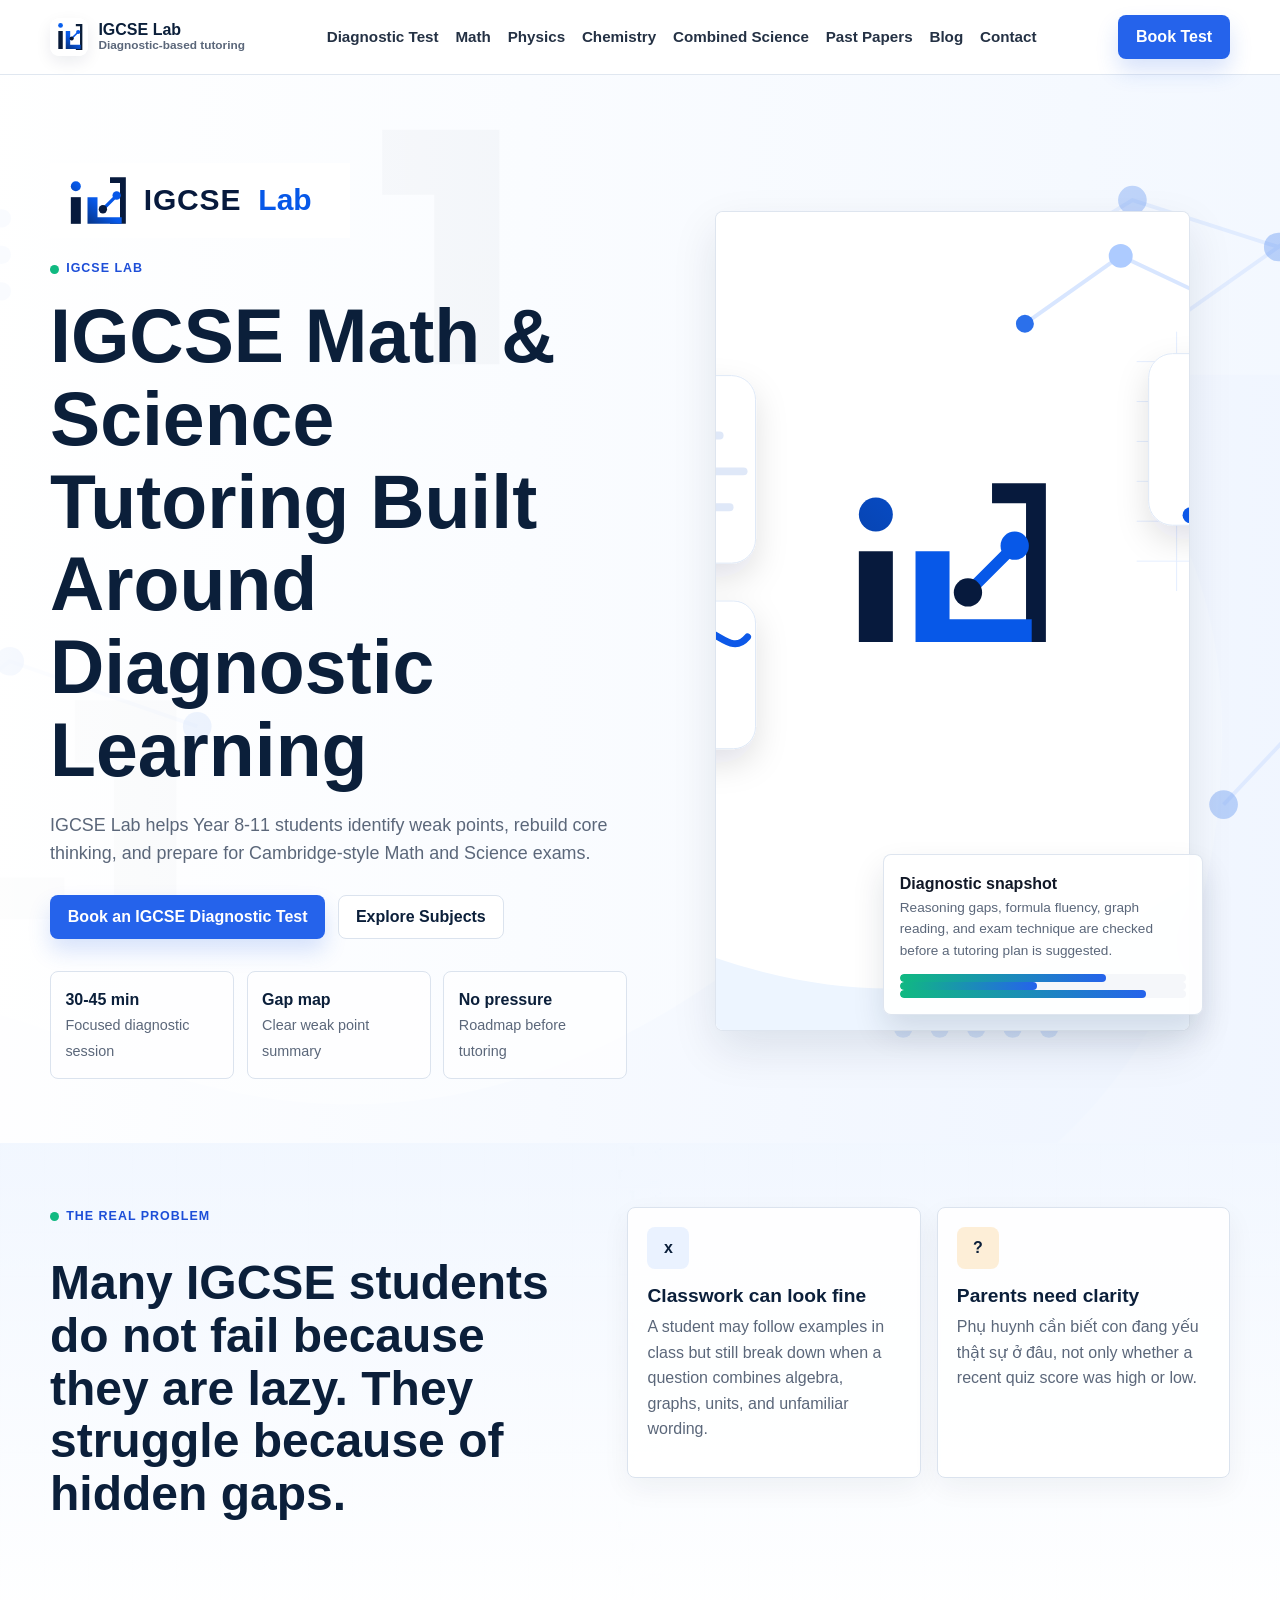
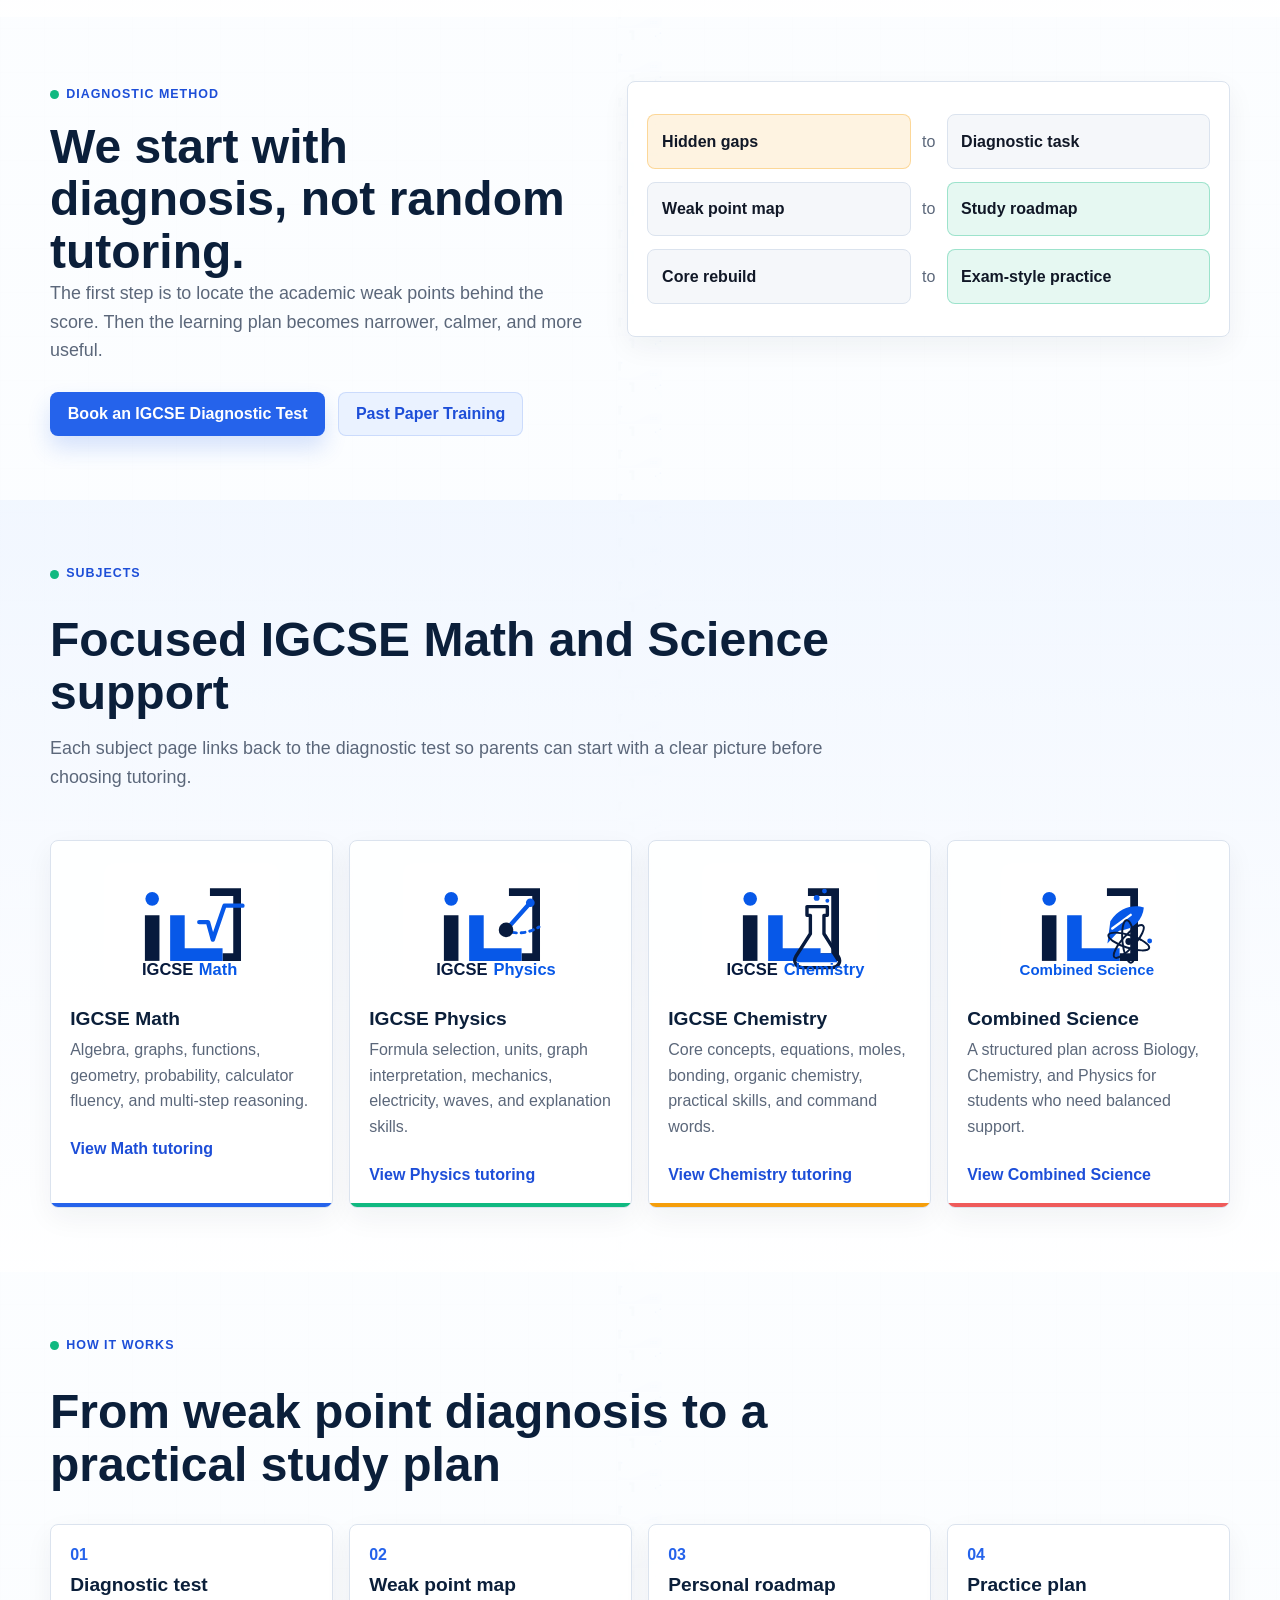
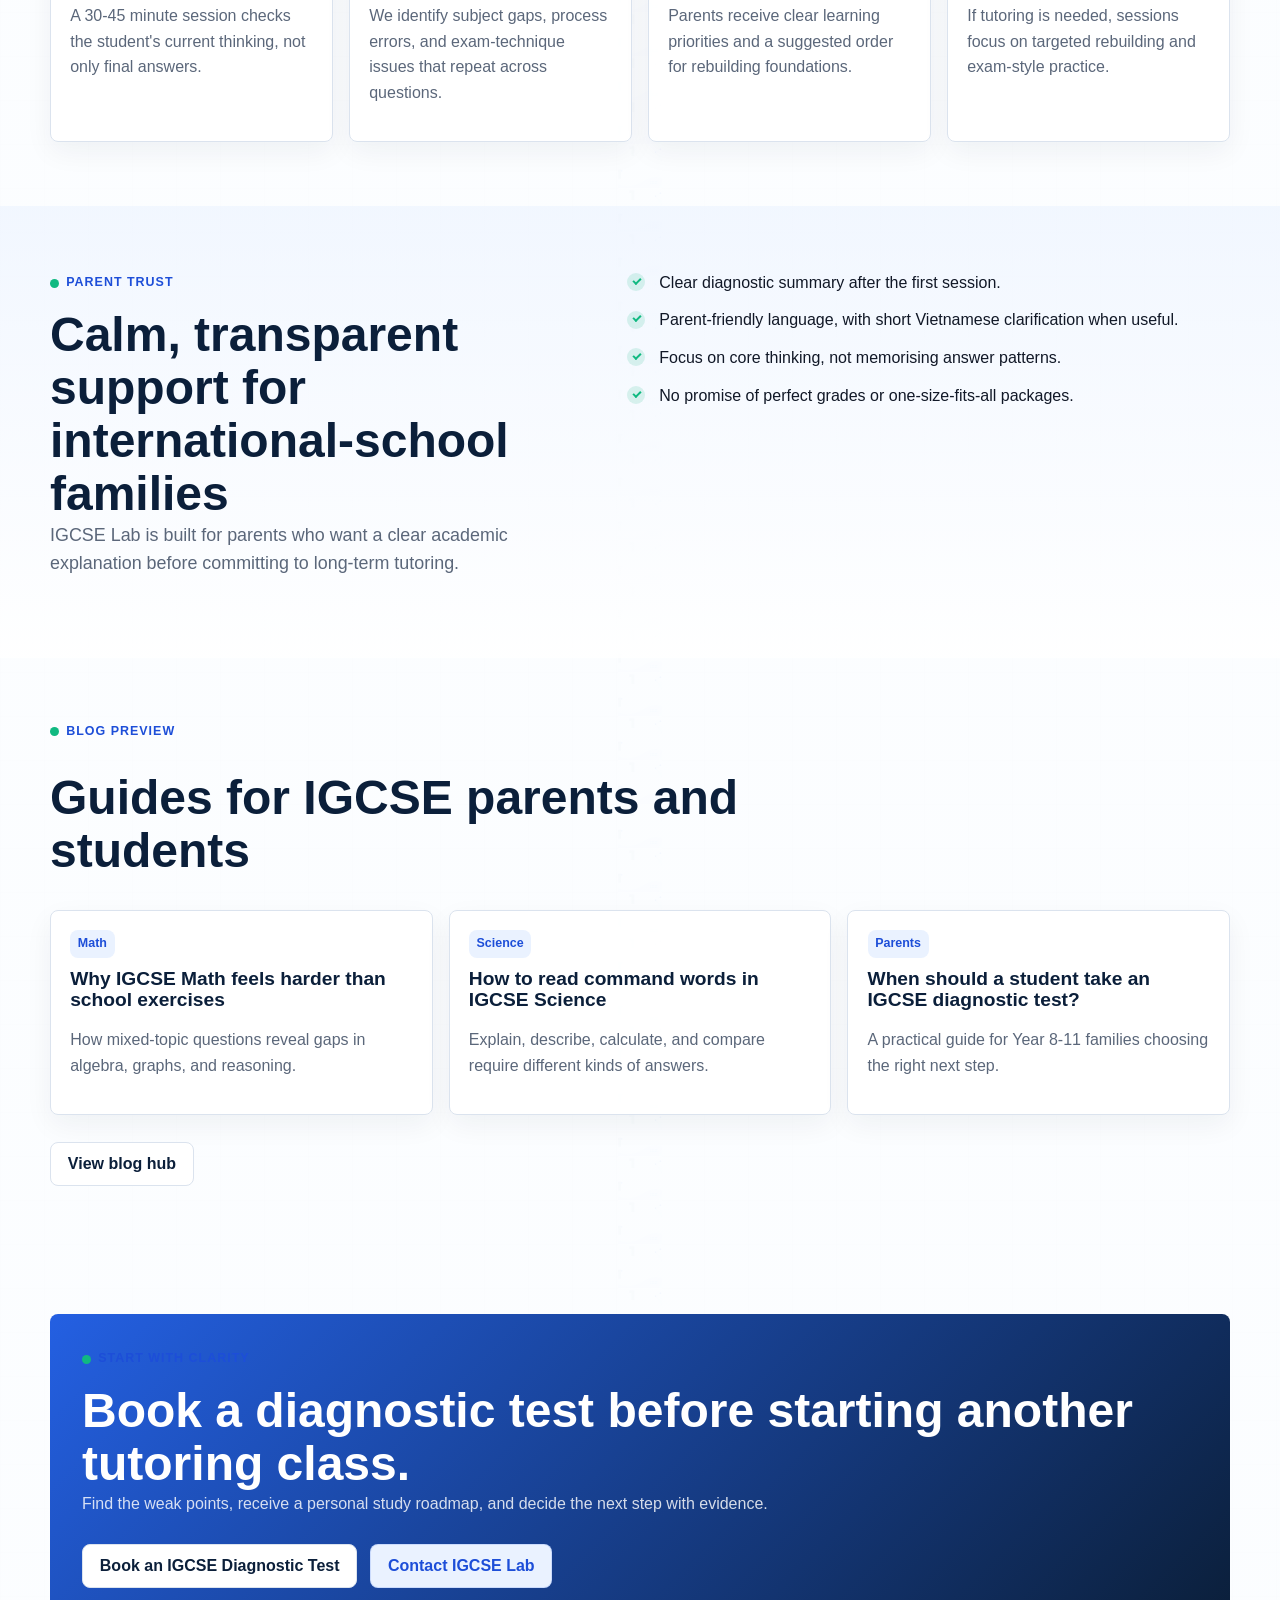
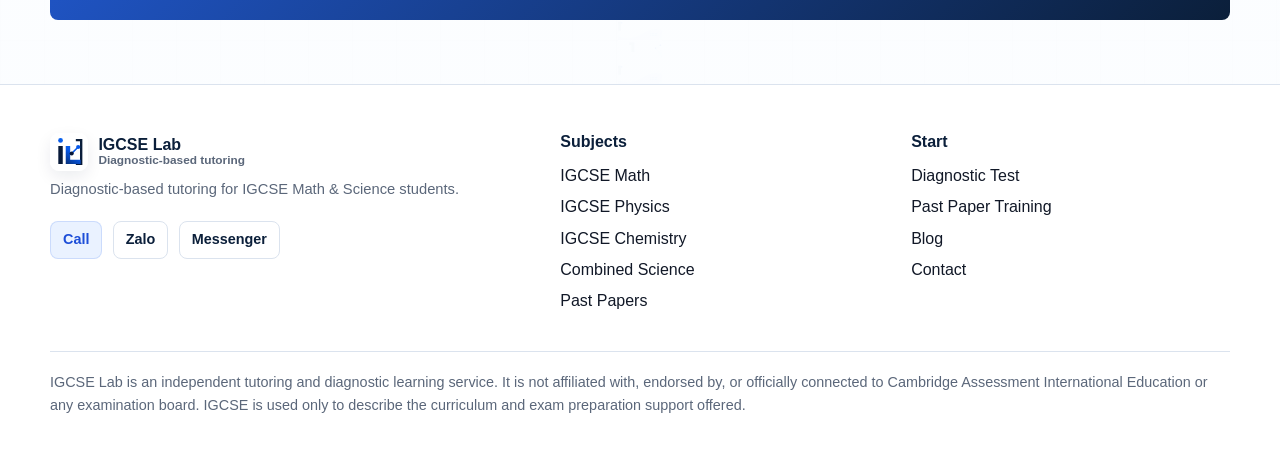
<file: index.html>
<!doctype html>
<html lang="en">
  <head>
    <meta charset="utf-8">
    <meta name="viewport" content="width=device-width, initial-scale=1">
    <title>IGCSE Math & Science Tutoring Built Around Diagnostic Learning | IGCSE Lab</title>
    <meta name="description" content="IGCSE Lab helps Year 8-11 students identify weak points, rebuild core thinking, and prepare for Cambridge-style Math and Science exams.">
    <link rel="canonical" href="https://igcselab.com/">
    <link rel="icon" href="assets/img/brand/favicon.svg" type="image/svg+xml">
    <meta property="og:title" content="IGCSE Math & Science Tutoring Built Around Diagnostic Learning | IGCSE Lab">
    <meta property="og:description" content="Diagnostic-based tutoring for IGCSE Math and Science students in Vietnam.">
    <meta property="og:image" content="https://igcselab.com/assets/img/igcse-diagnostic-workspace.png">
    <meta property="og:type" content="website">
    <link rel="preload" as="image" href="assets/img/brand/brand-hero.svg" type="image/svg+xml">
    <link rel="stylesheet" href="assets/css/styles.css">
    <script type="application/ld+json">
      {
        "@context": "https://schema.org",
        "@type": "EducationalOrganization",
        "name": "IGCSE Lab",
        "url": "https://igcselab.com/",
        "description": "Diagnostic-based tutoring and learning system for IGCSE Math and Science students.",
        "areaServed": "Vietnam",
        "sameAs": []
      }
    </script>
  </head>
  <body>
    <a class="skip-link" href="#main">Skip to content</a>
    <header class="site-header">
      <div class="nav-shell">
        <a class="brand" href="./" aria-label="IGCSE Lab homepage">
          <span class="brand-mark"><img src="assets/img/brand/igcse-lab-symbol.svg" alt="" width="38" height="38"></span>
          <span class="brand-copy">IGCSE Lab <small>Diagnostic-based tutoring</small></span>
        </a>
        <nav class="nav-links" data-nav-links aria-label="Main navigation">
          <a href="igcse-diagnostic-test/">Diagnostic Test</a>
          <a href="igcse-math-tutor/">Math</a>
          <a href="igcse-physics-tutor/">Physics</a>
          <a href="igcse-chemistry-tutor/">Chemistry</a>
          <a href="igcse-combined-science-tutor/">Combined Science</a><a href="igcse-past-paper-training/">Past Papers</a>
          <a href="blog/">Blog</a>
          <a href="contact/">Contact</a>
        </nav>
        <div class="nav-actions">
          <a class="button button-primary" href="igcse-diagnostic-test/">Book Test</a>
          <button class="menu-toggle" type="button" data-menu-toggle aria-label="Open menu" aria-expanded="false">
            <span></span><span></span><span></span>
          </button>
        </div>
      </div>
    </header>

    <main id="main">
      <section class="hero">
        <div class="container hero-grid">
          <div class="hero-copy">
            <img class="hero-logo" src="assets/img/brand/igcse-lab-logo.svg" width="720" height="180" alt="IGCSE Lab">
            <span class="eyebrow">IGCSE Lab</span>
            <h1>IGCSE Math &amp; Science Tutoring Built Around Diagnostic Learning</h1>
            <p class="subtitle">IGCSE Lab helps Year 8-11 students identify weak points, rebuild core thinking, and prepare for Cambridge-style Math and Science exams.</p>
            <div class="hero-actions">
              <a class="button button-primary" href="igcse-diagnostic-test/">Book an IGCSE Diagnostic Test</a>
              <a class="button button-secondary" href="#subjects">Explore Subjects</a>
            </div>
            <div class="trust-row" aria-label="Key trust points">
              <div class="trust-item"><strong>30-45 min</strong><span>Focused diagnostic session</span></div>
              <div class="trust-item"><strong>Gap map</strong><span>Clear weak point summary</span></div>
              <div class="trust-item"><strong>No pressure</strong><span>Roadmap before tutoring</span></div>
            </div>
          </div>
          <figure class="hero-media">
            <img src="assets/img/brand/brand-hero.svg" width="1200" height="820" alt="IGCSE Lab diagnostic learning visual with charts, math grid, science flask, and study progress">
            <figcaption class="metric-strip">
              <strong>Diagnostic snapshot</strong>
              <span>Reasoning gaps, formula fluency, graph reading, and exam technique are checked before a tutoring plan is suggested.</span>
              <span class="progress-line" aria-hidden="true">
                <span class="bar"><i style="width: 72%"></i></span>
                <span class="bar"><i style="width: 48%"></i></span>
                <span class="bar"><i style="width: 86%"></i></span>
              </span>
            </figcaption>
          </figure>
        </div>
      </section>

      <section class="section section-alt">
        <div class="container split">
          <div class="section-header">
            <span class="eyebrow">The real problem</span>
            <h2>Many IGCSE students do not fail because they are lazy. They struggle because of hidden gaps.</h2>
          </div>
          <div class="grid grid-2">
            <div class="card">
              <span class="icon">x</span>
              <h3>Classwork can look fine</h3>
              <p>A student may follow examples in class but still break down when a question combines algebra, graphs, units, and unfamiliar wording.</p>
            </div>
            <div class="card">
              <span class="icon icon-amber">?</span>
              <h3>Parents need clarity</h3>
              <p>Phụ huynh cần biết con đang yếu thật sự ở đâu, not only whether a recent quiz score was high or low.</p>
            </div>
          </div>
        </div>
      </section>

      <section class="section">
        <div class="container split">
          <div>
            <span class="eyebrow">Diagnostic method</span>
            <h2>We start with diagnosis, not random tutoring.</h2>
            <p class="section-lead">The first step is to locate the academic weak points behind the score. Then the learning plan becomes narrower, calmer, and more useful.</p>
            <div class="section-actions">
              <a class="button button-primary" href="igcse-diagnostic-test/">Book an IGCSE Diagnostic Test</a>
              <a class="button button-soft" href="igcse-past-paper-training/">Past Paper Training</a>
            </div>
          </div>
          <div class="diagnostic-map" aria-label="Diagnostic learning map">
            <div class="map-row">
              <div class="map-node warn">Hidden gaps</div>
              <div class="map-arrow">to</div>
              <div class="map-node">Diagnostic task</div>
            </div>
            <div class="map-row">
              <div class="map-node">Weak point map</div>
              <div class="map-arrow">to</div>
              <div class="map-node good">Study roadmap</div>
            </div>
            <div class="map-row">
              <div class="map-node">Core rebuild</div>
              <div class="map-arrow">to</div>
              <div class="map-node good">Exam-style practice</div>
            </div>
          </div>
        </div>
      </section>

      <section class="section section-alt" id="subjects">
        <div class="container">
          <div class="section-header">
            <span class="eyebrow">Subjects</span>
            <h2>Focused IGCSE Math and Science support</h2>
            <p class="section-lead">Each subject page links back to the diagnostic test so parents can start with a clear picture before choosing tutoring.</p>
          </div>
          <div class="grid grid-4">
            <article class="subject-card">
              <img class="subject-symbol" src="assets/img/brand/subject-math.svg" alt="IGCSE Math symbol" width="360" height="260">
              <h3>IGCSE Math</h3>
              <p>Algebra, graphs, functions, geometry, probability, calculator fluency, and multi-step reasoning.</p>
              <a href="igcse-math-tutor/">View Math tutoring</a>
            </article>
            <article class="subject-card">
              <img class="subject-symbol" src="assets/img/brand/subject-physics.svg" alt="IGCSE Physics symbol" width="360" height="260">
              <h3>IGCSE Physics</h3>
              <p>Formula selection, units, graph interpretation, mechanics, electricity, waves, and explanation skills.</p>
              <a href="igcse-physics-tutor/">View Physics tutoring</a>
            </article>
            <article class="subject-card">
              <img class="subject-symbol" src="assets/img/brand/subject-chemistry.svg" alt="IGCSE Chemistry symbol" width="360" height="260">
              <h3>IGCSE Chemistry</h3>
              <p>Core concepts, equations, moles, bonding, organic chemistry, practical skills, and command words.</p>
              <a href="igcse-chemistry-tutor/">View Chemistry tutoring</a>
            </article>
            <article class="subject-card">
              <img class="subject-symbol" src="assets/img/brand/subject-combined-science.svg" alt="IGCSE Combined Science symbol" width="360" height="260">
              <h3>Combined Science</h3>
              <p>A structured plan across Biology, Chemistry, and Physics for students who need balanced support.</p>
              <a href="igcse-combined-science-tutor/">View Combined Science</a>
            </article>
          </div>
        </div>
      </section>

      <section class="section">
        <div class="container">
          <div class="section-header">
            <span class="eyebrow">How it works</span>
            <h2>From weak point diagnosis to a practical study plan</h2>
          </div>
          <div class="grid grid-4 process">
            <div class="card">
              <h3>Diagnostic test</h3>
              <p>A 30-45 minute session checks the student's current thinking, not only final answers.</p>
            </div>
            <div class="card">
              <h3>Weak point map</h3>
              <p>We identify subject gaps, process errors, and exam-technique issues that repeat across questions.</p>
            </div>
            <div class="card">
              <h3>Personal roadmap</h3>
              <p>Parents receive clear learning priorities and a suggested order for rebuilding foundations.</p>
            </div>
            <div class="card">
              <h3>Practice plan</h3>
              <p>If tutoring is needed, sessions focus on targeted rebuilding and exam-style practice.</p>
            </div>
          </div>
        </div>
      </section>

      <section class="section section-alt">
        <div class="container split">
          <div>
            <span class="eyebrow">Parent trust</span>
            <h2>Calm, transparent support for international-school families</h2>
            <p class="section-lead">IGCSE Lab is built for parents who want a clear academic explanation before committing to long-term tutoring.</p>
          </div>
          <ul class="check-list">
            <li>Clear diagnostic summary after the first session.</li>
            <li>Parent-friendly language, with short Vietnamese clarification when useful.</li>
            <li>Focus on core thinking, not memorising answer patterns.</li>
            <li>No promise of perfect grades or one-size-fits-all packages.</li>
          </ul>
        </div>
      </section>

      <section class="section">
        <div class="container">
          <div class="section-header">
            <span class="eyebrow">Blog preview</span>
            <h2>Guides for IGCSE parents and students</h2>
          </div>
          <div class="grid grid-3">
            <article class="blog-card">
              <span class="tag">Math</span>
              <h3>Why IGCSE Math feels harder than school exercises</h3>
              <p>How mixed-topic questions reveal gaps in algebra, graphs, and reasoning.</p>
            </article>
            <article class="blog-card">
              <span class="tag">Science</span>
              <h3>How to read command words in IGCSE Science</h3>
              <p>Explain, describe, calculate, and compare require different kinds of answers.</p>
            </article>
            <article class="blog-card">
              <span class="tag">Parents</span>
              <h3>When should a student take an IGCSE diagnostic test?</h3>
              <p>A practical guide for Year 8-11 families choosing the right next step.</p>
            </article>
          </div>
          <div class="section-actions">
            <a class="button button-secondary" href="blog/">View blog hub</a>
          </div>
        </div>
      </section>

      <section class="section">
        <div class="container">
          <div class="cta-band">
            <span class="eyebrow">Start with clarity</span>
            <h2>Book a diagnostic test before starting another tutoring class.</h2>
            <p>Find the weak points, receive a personal study roadmap, and decide the next step with evidence.</p>
            <div class="section-actions">
              <a class="button button-secondary" href="igcse-diagnostic-test/">Book an IGCSE Diagnostic Test</a>
              <a class="button button-soft" href="contact/">Contact IGCSE Lab</a>
            </div>
          </div>
        </div>
      </section>
    </main>

    <footer class="site-footer">
      <div class="container">
        <div class="footer-grid">
          <div>
            <a class="brand" href="./">
              <span class="brand-mark"><img src="assets/img/brand/igcse-lab-symbol.svg" alt="" width="38" height="38"></span>
              <span class="brand-copy">IGCSE Lab <small>Diagnostic-based tutoring</small></span>
            </a>
            <p class="microcopy">Diagnostic-based tutoring for IGCSE Math &amp; Science students.</p><div class="footer-contact-actions" aria-label="Quick contact links"><!-- TODO: replace with official IGCSE Lab contact --><a class="button button-soft" href="tel:+84XXXXXXXXX">Call</a><!-- TODO: replace with official IGCSE Lab contact --><a class="button button-secondary" href="https://zalo.me/XXXXXXXXXX">Zalo</a><!-- TODO: replace with official IGCSE Lab contact --><a class="button button-secondary" href="https://m.me/igcselab">Messenger</a></div>
          </div>
          <div>
            <h3>Subjects</h3>
            <ul>
              <li><a href="igcse-math-tutor/">IGCSE Math</a></li>
              <li><a href="igcse-physics-tutor/">IGCSE Physics</a></li>
              <li><a href="igcse-chemistry-tutor/">IGCSE Chemistry</a></li>
              <li><a href="igcse-combined-science-tutor/">Combined Science</a></li><li><a href="igcse-past-paper-training/">Past Papers</a></li>
            </ul>
          </div>
          <div>
            <h3>Start</h3>
            <ul>
              <li><a href="igcse-diagnostic-test/">Diagnostic Test</a></li>
              <li><a href="igcse-past-paper-training/">Past Paper Training</a></li>
              <li><a href="blog/">Blog</a></li>
              <li><a href="contact/">Contact</a></li>
            </ul>
          </div>
        </div>
        <p class="disclaimer">IGCSE Lab is an independent tutoring and diagnostic learning service. It is not affiliated with, endorsed by, or officially connected to Cambridge Assessment International Education or any examination board. IGCSE is used only to describe the curriculum and exam preparation support offered.</p>
      </div>
    </footer>
    <div class="mobile-sticky-cta" aria-label="Quick booking actions">
      <a class="button button-primary" href="igcse-diagnostic-test/#booking">Book Diagnostic Test</a>
      <a class="button button-secondary" href="https://zalo.me/XXXXXXXXXX">Zalo</a>
      <a class="button button-secondary" href="tel:+84XXXXXXXXX">Call</a>
    </div>
    <script src="assets/js/main.js" defer></script>
  </body>
</html>
</file>
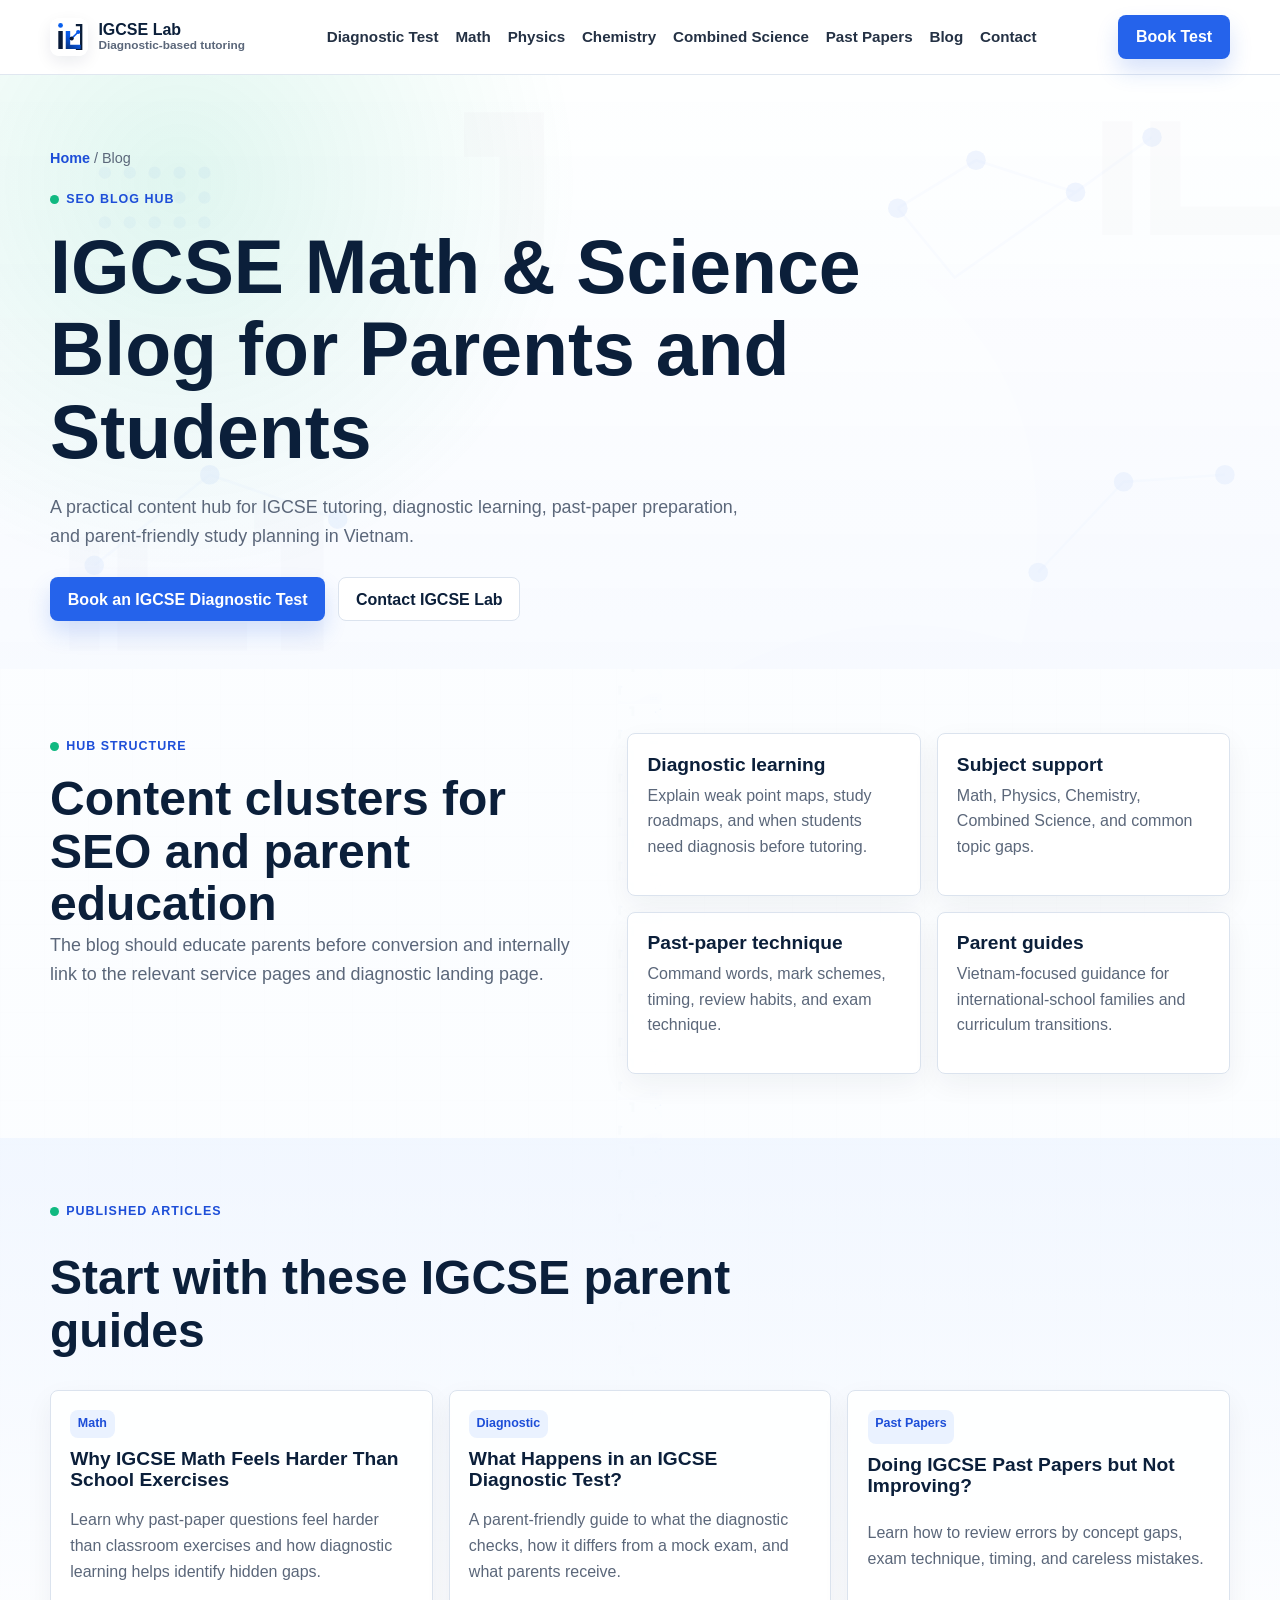
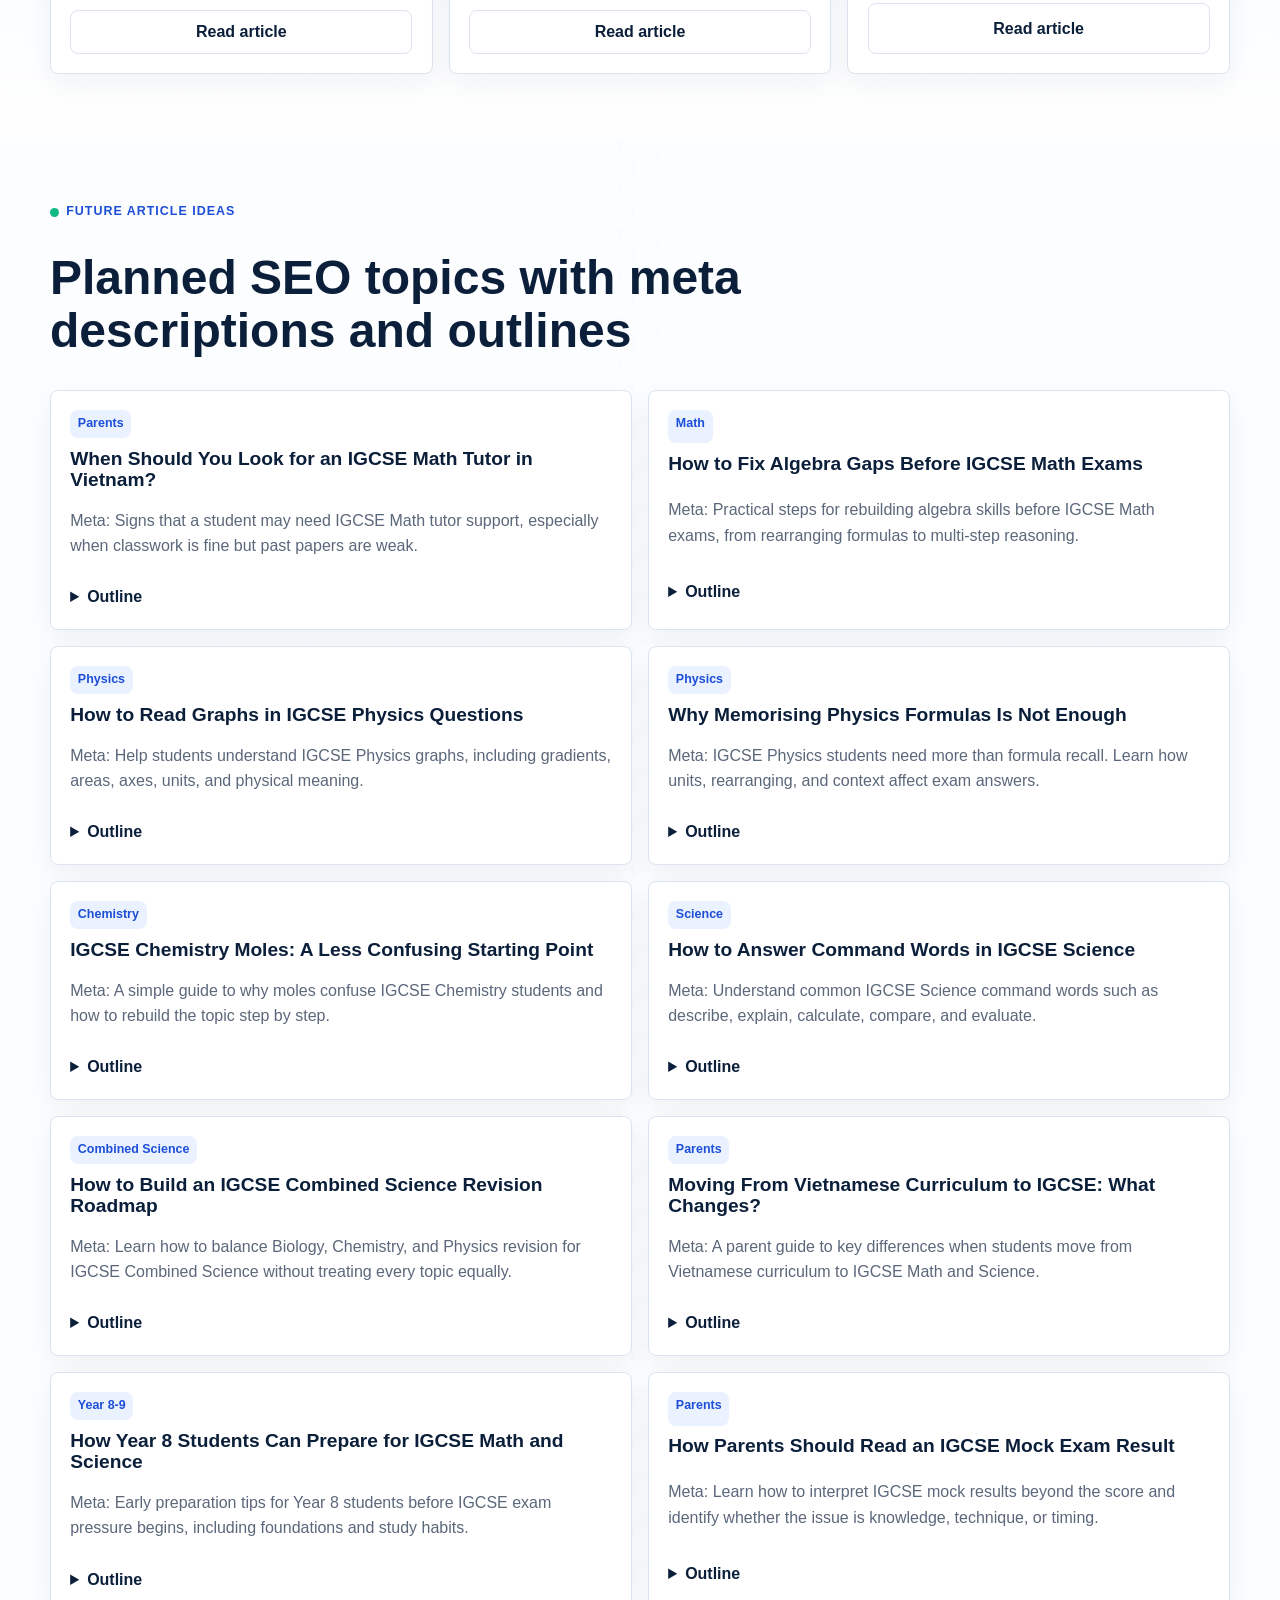
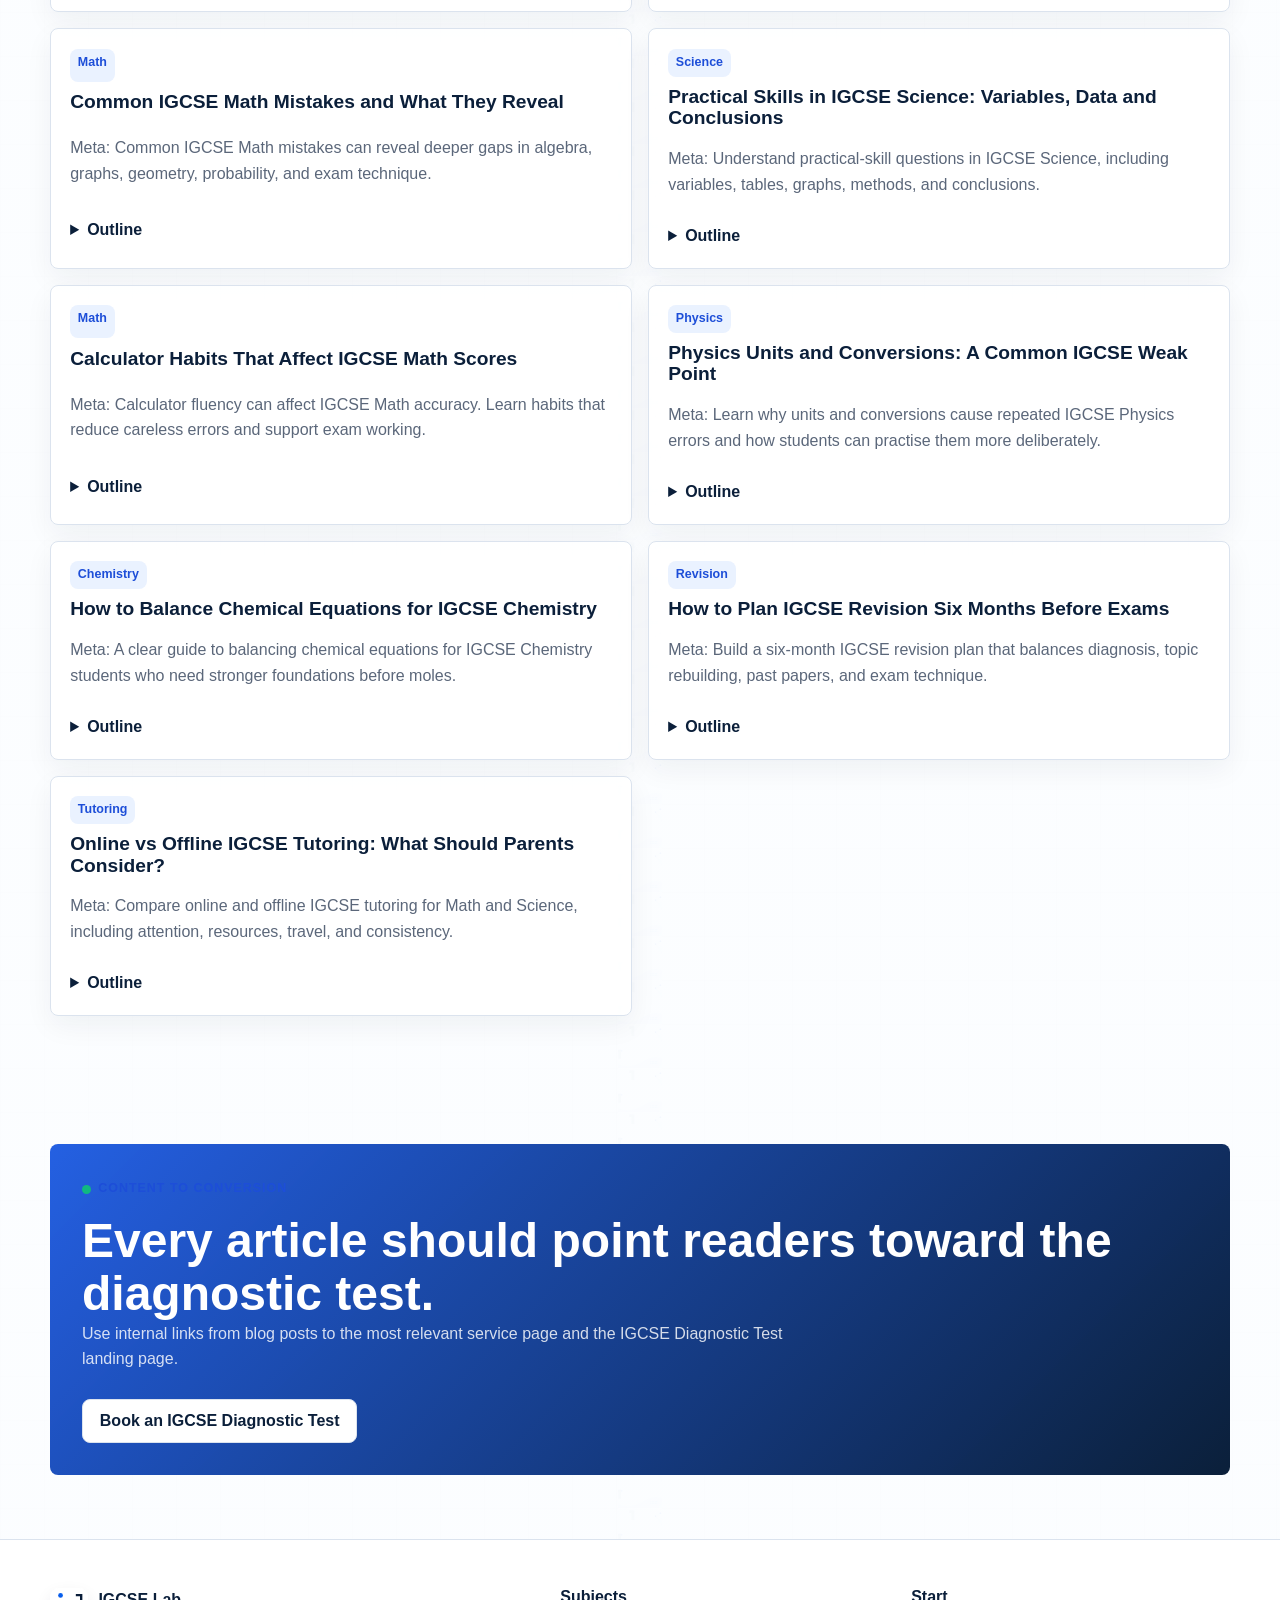
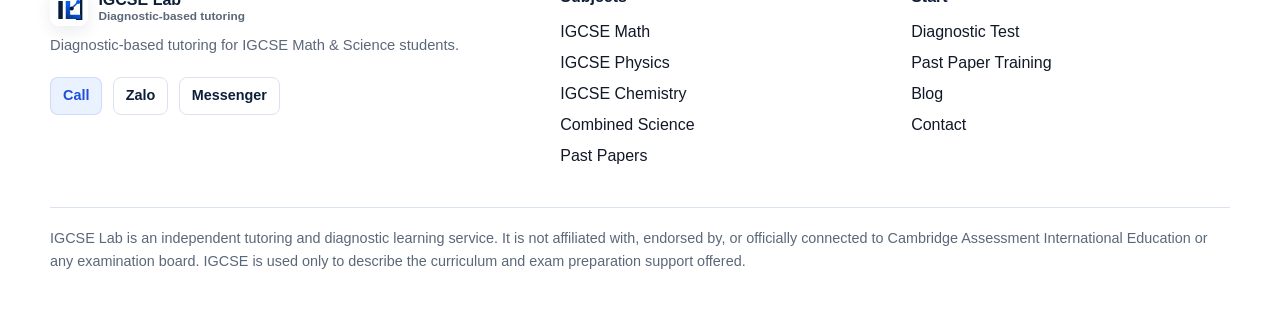
<file: blog/index.html>
<!doctype html>
<html lang="en">
  <head>
    <meta charset="utf-8">
    <meta name="viewport" content="width=device-width, initial-scale=1">
    <base href="../">
    <title>IGCSE Math &amp; Science Blog for Parents and Students | IGCSE Lab</title>
    <meta name="description" content="Read practical IGCSE Math and Science guides for parents and students, including diagnostic learning, past papers, command words, and study roadmaps.">
    <link rel="canonical" href="https://igcselab.com/blog/">
    <link rel="icon" href="assets/img/brand/favicon.svg" type="image/svg+xml">
    <meta property="og:title" content="IGCSE Math &amp; Science Blog | IGCSE Lab">
    <meta property="og:description" content="Practical IGCSE guides for Math, Science, diagnostic learning, and past-paper preparation.">
    <meta property="og:image" content="https://igcselab.com/assets/img/igcse-diagnostic-workspace.png">
    <link rel="stylesheet" href="assets/css/styles.css">
    <script type="application/ld+json">
      {
        "@context": "https://schema.org",
        "@graph": [
          {"@type": "BreadcrumbList", "itemListElement": [
            {"@type": "ListItem", "position": 1, "name": "Home", "item": "https://igcselab.com/"},
            {"@type": "ListItem", "position": 2, "name": "Blog", "item": "https://igcselab.com/blog/"}
          ]},
          {"@type": "Blog", "name": "IGCSE Lab Blog", "url": "https://igcselab.com/blog/", "description": "Practical IGCSE Math and Science guides for parents and students."},
          {"@type": "ItemList", "name": "IGCSE Blog Ideas", "numberOfItems": 20}
        ]
      }
    </script>
  </head>
  <body>
    <a class="skip-link" href="#main">Skip to content</a>
    <header class="site-header"><div class="nav-shell"><a class="brand" href="./" aria-label="IGCSE Lab homepage"><span class="brand-mark"><img src="assets/img/brand/igcse-lab-symbol.svg" alt="" width="38" height="38"></span><span class="brand-copy">IGCSE Lab <small>Diagnostic-based tutoring</small></span></a><nav class="nav-links" data-nav-links aria-label="Main navigation"><a href="igcse-diagnostic-test/">Diagnostic Test</a><a href="igcse-math-tutor/">Math</a><a href="igcse-physics-tutor/">Physics</a><a href="igcse-chemistry-tutor/">Chemistry</a><a href="igcse-combined-science-tutor/">Combined Science</a><a href="igcse-past-paper-training/">Past Papers</a><a href="blog/">Blog</a><a href="contact/">Contact</a></nav><div class="nav-actions"><a class="button button-primary" href="igcse-diagnostic-test/">Book Test</a><button class="menu-toggle" type="button" data-menu-toggle aria-label="Open menu" aria-expanded="false"><span></span><span></span><span></span></button></div></div></header>

    <main id="main">
      <section class="page-hero">
        <div class="container">
          <nav class="breadcrumbs" aria-label="Breadcrumbs"><a href="./">Home</a> / Blog</nav>
          <span class="eyebrow">SEO blog hub</span>
          <h1>IGCSE Math &amp; Science Blog for Parents and Students</h1>
          <p class="subtitle">A practical content hub for IGCSE tutoring, diagnostic learning, past-paper preparation, and parent-friendly study planning in Vietnam.</p>
          <div class="hero-actions"><a class="button button-primary" href="igcse-diagnostic-test/">Book an IGCSE Diagnostic Test</a><a class="button button-secondary" href="contact/">Contact IGCSE Lab</a></div>
        </div>
      </section>

      <section class="section">
        <div class="container split">
          <div><span class="eyebrow">Hub structure</span><h2>Content clusters for SEO and parent education</h2><p class="section-lead">The blog should educate parents before conversion and internally link to the relevant service pages and diagnostic landing page.</p></div>
          <div class="grid grid-2">
            <div class="card"><h3>Diagnostic learning</h3><p>Explain weak point maps, study roadmaps, and when students need diagnosis before tutoring.</p></div>
            <div class="card"><h3>Subject support</h3><p>Math, Physics, Chemistry, Combined Science, and common topic gaps.</p></div>
            <div class="card"><h3>Past-paper technique</h3><p>Command words, mark schemes, timing, review habits, and exam technique.</p></div>
            <div class="card"><h3>Parent guides</h3><p>Vietnam-focused guidance for international-school families and curriculum transitions.</p></div>
          </div>
        </div>
      </section>

      <section class="section section-alt">
        <div class="container">
          <div class="section-header">
            <span class="eyebrow">Published articles</span>
            <h2>Start with these IGCSE parent guides</h2>
          </div>
          <div class="grid grid-3">
            <article class="blog-card">
              <span class="tag">Math</span>
              <h3>Why IGCSE Math Feels Harder Than School Exercises</h3>
              <p>Learn why past-paper questions feel harder than classroom exercises and how diagnostic learning helps identify hidden gaps.</p>
              <a class="button button-secondary" href="blog/why-igcse-math-feels-harder/">Read article</a>
            </article>
            <article class="blog-card">
              <span class="tag">Diagnostic</span>
              <h3>What Happens in an IGCSE Diagnostic Test?</h3>
              <p>A parent-friendly guide to what the diagnostic checks, how it differs from a mock exam, and what parents receive.</p>
              <a class="button button-secondary" href="blog/what-happens-in-an-igcse-diagnostic-test/">Read article</a>
            </article>
            <article class="blog-card">
              <span class="tag">Past Papers</span>
              <h3>Doing IGCSE Past Papers but Not Improving?</h3>
              <p>Learn how to review errors by concept gaps, exam technique, timing, and careless mistakes.</p>
              <a class="button button-secondary" href="blog/doing-past-papers-but-not-improving/">Read article</a>
            </article>
          </div>
        </div>
      </section>

      <section class="section">
        <div class="container">
          <div class="section-header">
            <span class="eyebrow">Future article ideas</span>
            <h2>Planned SEO topics with meta descriptions and outlines</h2>
          </div>
          <div class="grid grid-2">
            <article class="blog-card"><span class="tag">Parents</span><h3>When Should You Look for an IGCSE Math Tutor in Vietnam?</h3><p>Meta: Signs that a student may need IGCSE Math tutor support, especially when classwork is fine but past papers are weak.</p><details><summary>Outline</summary><ul><li>Warning signs in Year 8-11.</li><li>Diagnostic before long-term tutoring.</li><li>Questions parents should ask.</li></ul></details></article>
            <article class="blog-card"><span class="tag">Math</span><h3>How to Fix Algebra Gaps Before IGCSE Math Exams</h3><p>Meta: Practical steps for rebuilding algebra skills before IGCSE Math exams, from rearranging formulas to multi-step reasoning.</p><details><summary>Outline</summary><ul><li>Common algebra gap types.</li><li>Practice sequence.</li><li>How to review mistakes.</li></ul></details></article>
            <article class="blog-card"><span class="tag">Physics</span><h3>How to Read Graphs in IGCSE Physics Questions</h3><p>Meta: Help students understand IGCSE Physics graphs, including gradients, areas, axes, units, and physical meaning.</p><details><summary>Outline</summary><ul><li>Graph features to check first.</li><li>Gradient and area meanings.</li><li>Common exam traps.</li></ul></details></article>
            <article class="blog-card"><span class="tag">Physics</span><h3>Why Memorising Physics Formulas Is Not Enough</h3><p>Meta: IGCSE Physics students need more than formula recall. Learn how units, rearranging, and context affect exam answers.</p><details><summary>Outline</summary><ul><li>Formula recall vs formula choice.</li><li>Units and conversions.</li><li>Reasoning in written answers.</li></ul></details></article>
            <article class="blog-card"><span class="tag">Chemistry</span><h3>IGCSE Chemistry Moles: A Less Confusing Starting Point</h3><p>Meta: A simple guide to why moles confuse IGCSE Chemistry students and how to rebuild the topic step by step.</p><details><summary>Outline</summary><ul><li>What a mole represents.</li><li>Mass, Mr, and ratio basics.</li><li>Exam-style progression.</li></ul></details></article>
            <article class="blog-card"><span class="tag">Science</span><h3>How to Answer Command Words in IGCSE Science</h3><p>Meta: Understand common IGCSE Science command words such as describe, explain, calculate, compare, and evaluate.</p><details><summary>Outline</summary><ul><li>Command word meanings.</li><li>Answer structures.</li><li>Practice examples.</li></ul></details></article>
            <article class="blog-card"><span class="tag">Combined Science</span><h3>How to Build an IGCSE Combined Science Revision Roadmap</h3><p>Meta: Learn how to balance Biology, Chemistry, and Physics revision for IGCSE Combined Science without treating every topic equally.</p><details><summary>Outline</summary><ul><li>Diagnose subject priorities.</li><li>Balance concept and paper practice.</li><li>Weekly revision planning.</li></ul></details></article>
            <article class="blog-card"><span class="tag">Parents</span><h3>Moving From Vietnamese Curriculum to IGCSE: What Changes?</h3><p>Meta: A parent guide to key differences when students move from Vietnamese curriculum to IGCSE Math and Science.</p><details><summary>Outline</summary><ul><li>Language and command words.</li><li>Application-based questions.</li><li>How diagnostic learning helps.</li></ul></details></article>
            <article class="blog-card"><span class="tag">Year 8-9</span><h3>How Year 8 Students Can Prepare for IGCSE Math and Science</h3><p>Meta: Early preparation tips for Year 8 students before IGCSE exam pressure begins, including foundations and study habits.</p><details><summary>Outline</summary><ul><li>Foundations to protect early.</li><li>Study habits before Year 10.</li><li>When to diagnose gaps.</li></ul></details></article>
            <article class="blog-card"><span class="tag">Parents</span><h3>How Parents Should Read an IGCSE Mock Exam Result</h3><p>Meta: Learn how to interpret IGCSE mock results beyond the score and identify whether the issue is knowledge, technique, or timing.</p><details><summary>Outline</summary><ul><li>Score vs skill profile.</li><li>Topic and paper analysis.</li><li>Next-step roadmap.</li></ul></details></article>
            <article class="blog-card"><span class="tag">Math</span><h3>Common IGCSE Math Mistakes and What They Reveal</h3><p>Meta: Common IGCSE Math mistakes can reveal deeper gaps in algebra, graphs, geometry, probability, and exam technique.</p><details><summary>Outline</summary><ul><li>Mistake categories.</li><li>What each mistake suggests.</li><li>Targeted practice ideas.</li></ul></details></article>
            <article class="blog-card"><span class="tag">Science</span><h3>Practical Skills in IGCSE Science: Variables, Data and Conclusions</h3><p>Meta: Understand practical-skill questions in IGCSE Science, including variables, tables, graphs, methods, and conclusions.</p><details><summary>Outline</summary><ul><li>Variables and fair testing.</li><li>Tables and graph quality.</li><li>Writing conclusions.</li></ul></details></article>
            <article class="blog-card"><span class="tag">Math</span><h3>Calculator Habits That Affect IGCSE Math Scores</h3><p>Meta: Calculator fluency can affect IGCSE Math accuracy. Learn habits that reduce careless errors and support exam working.</p><details><summary>Outline</summary><ul><li>Input checking.</li><li>Rounding and significant figures.</li><li>Showing method clearly.</li></ul></details></article>
            <article class="blog-card"><span class="tag">Physics</span><h3>Physics Units and Conversions: A Common IGCSE Weak Point</h3><p>Meta: Learn why units and conversions cause repeated IGCSE Physics errors and how students can practise them more deliberately.</p><details><summary>Outline</summary><ul><li>Common unit conversions.</li><li>Standard form and prefixes.</li><li>Checking answers with units.</li></ul></details></article>
            <article class="blog-card"><span class="tag">Chemistry</span><h3>How to Balance Chemical Equations for IGCSE Chemistry</h3><p>Meta: A clear guide to balancing chemical equations for IGCSE Chemistry students who need stronger foundations before moles.</p><details><summary>Outline</summary><ul><li>Conservation idea.</li><li>Step-by-step balancing.</li><li>Common equation mistakes.</li></ul></details></article>
            <article class="blog-card"><span class="tag">Revision</span><h3>How to Plan IGCSE Revision Six Months Before Exams</h3><p>Meta: Build a six-month IGCSE revision plan that balances diagnosis, topic rebuilding, past papers, and exam technique.</p><details><summary>Outline</summary><ul><li>Month-by-month priorities.</li><li>Diagnostic checkpoint.</li><li>Past-paper ramp-up.</li></ul></details></article>
            <article class="blog-card"><span class="tag">Tutoring</span><h3>Online vs Offline IGCSE Tutoring: What Should Parents Consider?</h3><p>Meta: Compare online and offline IGCSE tutoring for Math and Science, including attention, resources, travel, and consistency.</p><details><summary>Outline</summary><ul><li>When online works well.</li><li>When offline may help.</li><li>Choosing based on the student's needs.</li></ul></details></article>
          </div>
        </div>
      </section>

      <section class="section">
        <div class="container"><div class="cta-band"><span class="eyebrow">Content to conversion</span><h2>Every article should point readers toward the diagnostic test.</h2><p>Use internal links from blog posts to the most relevant service page and the IGCSE Diagnostic Test landing page.</p><div class="section-actions"><a class="button button-secondary" href="igcse-diagnostic-test/">Book an IGCSE Diagnostic Test</a></div></div></div>
      </section>
    </main>

    <footer class="site-footer"><div class="container"><div class="footer-grid"><div><a class="brand" href="./"><span class="brand-mark"><img src="assets/img/brand/igcse-lab-symbol.svg" alt="" width="38" height="38"></span><span class="brand-copy">IGCSE Lab <small>Diagnostic-based tutoring</small></span></a><p class="microcopy">Diagnostic-based tutoring for IGCSE Math &amp; Science students.</p><div class="footer-contact-actions" aria-label="Quick contact links"><!-- TODO: replace with official IGCSE Lab contact --><a class="button button-soft" href="tel:+84XXXXXXXXX">Call</a><!-- TODO: replace with official IGCSE Lab contact --><a class="button button-secondary" href="https://zalo.me/XXXXXXXXXX">Zalo</a><!-- TODO: replace with official IGCSE Lab contact --><a class="button button-secondary" href="https://m.me/igcselab">Messenger</a></div></div><div><h3>Subjects</h3><ul><li><a href="igcse-math-tutor/">IGCSE Math</a></li><li><a href="igcse-physics-tutor/">IGCSE Physics</a></li><li><a href="igcse-chemistry-tutor/">IGCSE Chemistry</a></li><li><a href="igcse-combined-science-tutor/">Combined Science</a></li><li><a href="igcse-past-paper-training/">Past Papers</a></li></ul></div><div><h3>Start</h3><ul><li><a href="igcse-diagnostic-test/">Diagnostic Test</a></li><li><a href="igcse-past-paper-training/">Past Paper Training</a></li><li><a href="blog/">Blog</a></li><li><a href="contact/">Contact</a></li></ul></div></div><p class="disclaimer">IGCSE Lab is an independent tutoring and diagnostic learning service. It is not affiliated with, endorsed by, or officially connected to Cambridge Assessment International Education or any examination board. IGCSE is used only to describe the curriculum and exam preparation support offered.</p></div></footer>
    <div class="mobile-sticky-cta" aria-label="Quick booking actions">
      <a class="button button-primary" href="igcse-diagnostic-test/#booking">Book Diagnostic Test</a>
      <a class="button button-secondary" href="https://zalo.me/XXXXXXXXXX">Zalo</a>
      <a class="button button-secondary" href="tel:+84XXXXXXXXX">Call</a>
    </div>
    <script src="assets/js/main.js" defer></script>
  </body>
</html>
</file>
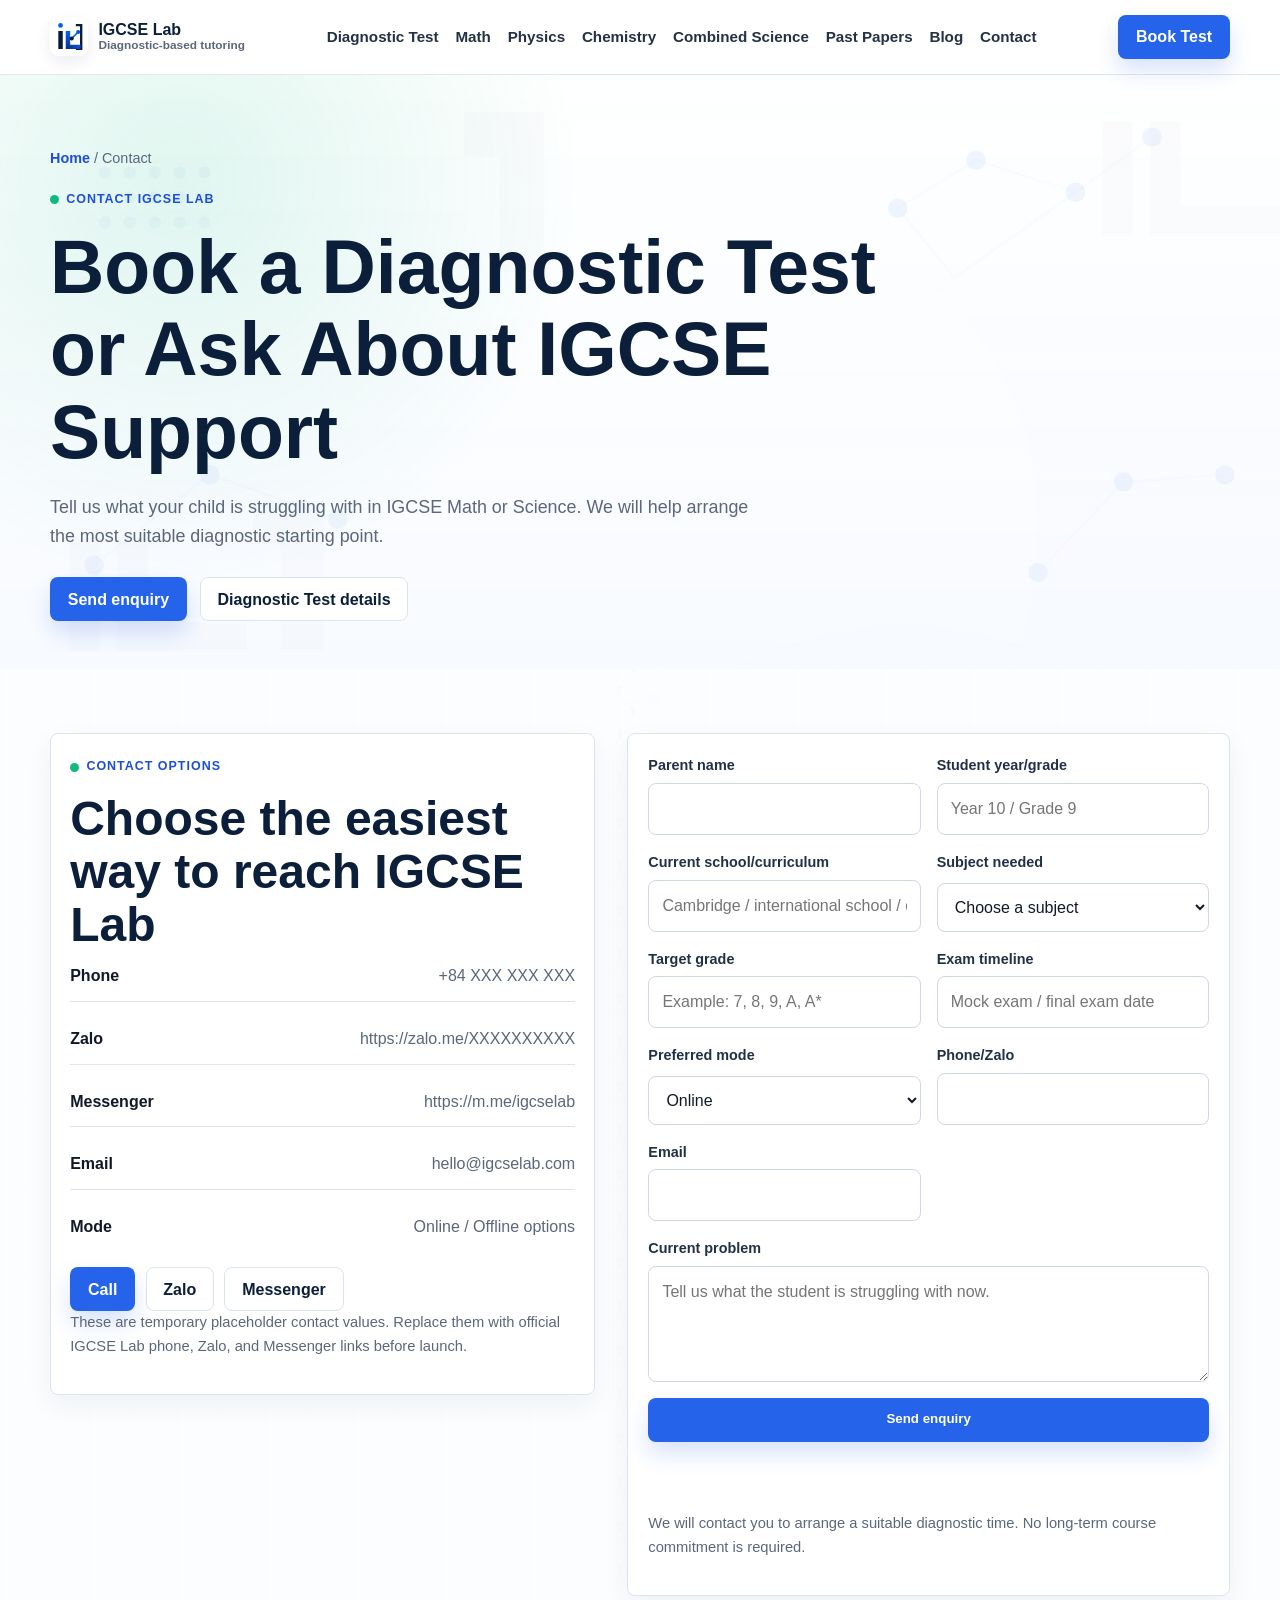
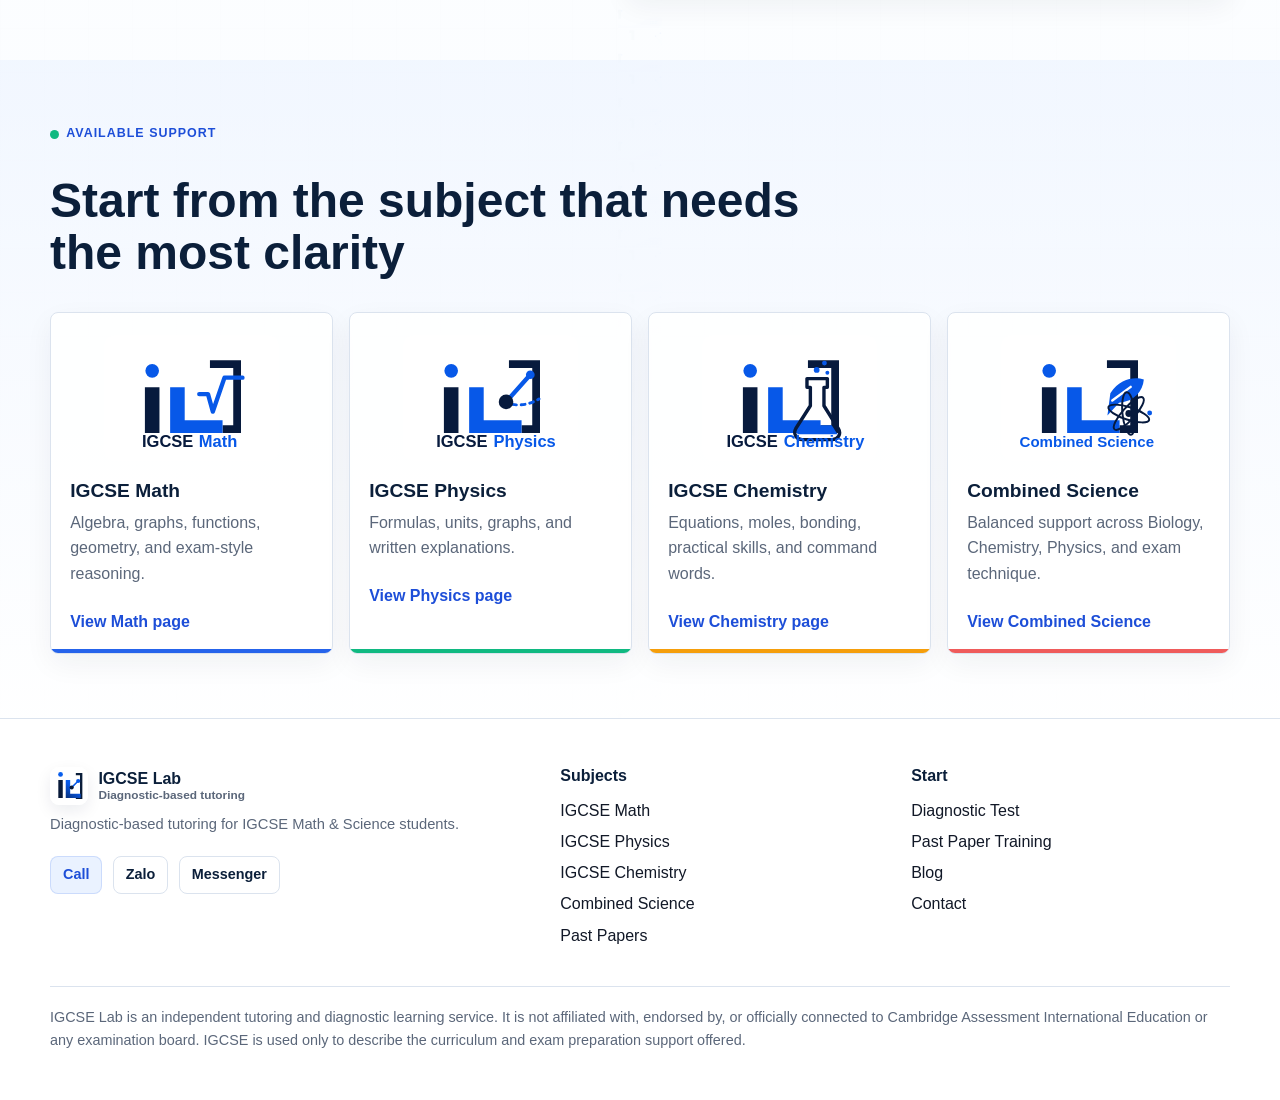
<file: contact/index.html>
<!doctype html>
<html lang="en">
  <head>
    <meta charset="utf-8">
    <meta name="viewport" content="width=device-width, initial-scale=1">
    <base href="../">
    <title>Contact IGCSE Lab | Book IGCSE Diagnostic Test</title>
    <meta name="description" content="Contact IGCSE Lab to book an IGCSE Diagnostic Test for Math, Physics, Chemistry, Combined Science or past-paper training. Online and offline options available.">
    <link rel="canonical" href="https://igcselab.com/contact/">
    <link rel="icon" href="assets/img/brand/favicon.svg" type="image/svg+xml">
    <meta property="og:title" content="Contact IGCSE Lab">
    <meta property="og:description" content="Book an IGCSE Diagnostic Test or ask about Math and Science support.">
    <meta property="og:image" content="https://igcselab.com/assets/img/igcse-diagnostic-workspace.png">
    <link rel="stylesheet" href="assets/css/styles.css">
    <script type="application/ld+json">
      {
        "@context": "https://schema.org",
        "@graph": [
          {"@type": "BreadcrumbList", "itemListElement": [
            {"@type": "ListItem", "position": 1, "name": "Home", "item": "https://igcselab.com/"},
            {"@type": "ListItem", "position": 2, "name": "Contact", "item": "https://igcselab.com/contact/"}
          ]},
          {"@type": "EducationalOrganization", "name": "IGCSE Lab", "url": "https://igcselab.com/", "email": "hello@igcselab.com", "areaServed": "Vietnam"}
        ]
      }
    </script>
  </head>
  <body>
    <a class="skip-link" href="#main">Skip to content</a>
    <header class="site-header"><div class="nav-shell"><a class="brand" href="./" aria-label="IGCSE Lab homepage"><span class="brand-mark"><img src="assets/img/brand/igcse-lab-symbol.svg" alt="" width="38" height="38"></span><span class="brand-copy">IGCSE Lab <small>Diagnostic-based tutoring</small></span></a><nav class="nav-links" data-nav-links aria-label="Main navigation"><a href="igcse-diagnostic-test/">Diagnostic Test</a><a href="igcse-math-tutor/">Math</a><a href="igcse-physics-tutor/">Physics</a><a href="igcse-chemistry-tutor/">Chemistry</a><a href="igcse-combined-science-tutor/">Combined Science</a><a href="igcse-past-paper-training/">Past Papers</a><a href="blog/">Blog</a><a href="contact/">Contact</a></nav><div class="nav-actions"><a class="button button-primary" href="igcse-diagnostic-test/">Book Test</a><button class="menu-toggle" type="button" data-menu-toggle aria-label="Open menu" aria-expanded="false"><span></span><span></span><span></span></button></div></div></header>

    <main id="main">
      <section class="page-hero">
        <div class="container">
          <nav class="breadcrumbs" aria-label="Breadcrumbs"><a href="./">Home</a> / Contact</nav>
          <span class="eyebrow">Contact IGCSE Lab</span>
          <h1>Book a Diagnostic Test or Ask About IGCSE Support</h1>
          <p class="subtitle">Tell us what your child is struggling with in IGCSE Math or Science. We will help arrange the most suitable diagnostic starting point.</p>
          <div class="hero-actions"><a class="button button-primary" href="contact/#contact-form">Send enquiry</a><a class="button button-secondary" href="igcse-diagnostic-test/">Diagnostic Test details</a></div>
        </div>
      </section>

      <section class="section">
        <div class="container split">
          <div class="contact-panel">
            <span class="eyebrow">Contact options</span>
            <h2>Choose the easiest way to reach IGCSE Lab</h2>
            <ul class="contact-list">
              <!-- TODO: replace with official IGCSE Lab contact -->
              <li><strong>Phone</strong><span><a href="tel:+84XXXXXXXXX">+84 XXX XXX XXX</a></span></li>
              <!-- TODO: replace with official IGCSE Lab contact -->
              <li><strong>Zalo</strong><span><a href="https://zalo.me/XXXXXXXXXX">https://zalo.me/XXXXXXXXXX</a></span></li>
              <!-- TODO: replace with official IGCSE Lab contact -->
              <li><strong>Messenger</strong><span><a href="https://m.me/igcselab">https://m.me/igcselab</a></span></li>
              <!-- TODO: replace with official IGCSE Lab contact -->
              <li><strong>Email</strong><span><a href="mailto:hello@igcselab.com">hello@igcselab.com</a></span></li>
              <li><strong>Mode</strong><span>Online / Offline options</span></li>
            </ul>
            <div class="contact-actions" aria-label="Quick contact links">
              <a class="button button-primary" href="tel:+84XXXXXXXXX">Call</a>
              <a class="button button-secondary" href="https://zalo.me/XXXXXXXXXX">Zalo</a>
              <a class="button button-secondary" href="https://m.me/igcselab">Messenger</a>
            </div>
            <p class="microcopy">These are temporary placeholder contact values. Replace them with official IGCSE Lab phone, Zalo, and Messenger links before launch.</p>
          </div>

          <div class="form-card" id="contact-form">
            <form class="lead-form" method="post" data-lead-form>
              <div class="form-grid">
                <div class="field"><label for="parent-name">Parent name</label><input id="parent-name" name="parent-name" autocomplete="name" required></div>
                <div class="field"><label for="student-year">Student year/grade</label><input id="student-year" name="student-year" placeholder="Year 10 / Grade 9" required></div>
                <div class="field"><label for="school">Current school/curriculum</label><input id="school" name="school" placeholder="Cambridge / international school / other"></div>
                <div class="field"><label for="subject">Subject needed</label><select id="subject" name="subject" required><option value="">Choose a subject</option><option>IGCSE Math</option><option>IGCSE Physics</option><option>IGCSE Chemistry</option><option>IGCSE Combined Science</option><option>Past paper training</option><option>Not sure yet</option></select></div>
                <div class="field"><label for="target-grade">Target grade</label><input id="target-grade" name="target-grade" placeholder="Example: 7, 8, 9, A, A*"></div>
                <div class="field"><label for="timeline">Exam timeline</label><input id="timeline" name="timeline" placeholder="Mock exam / final exam date"></div>
                <div class="field"><label for="mode">Preferred mode</label><select id="mode" name="mode"><option>Online</option><option>Offline</option><option>Either is fine</option></select></div>
                <div class="field"><label for="phone">Phone/Zalo</label><input id="phone" name="phone" autocomplete="tel" required></div>
                <div class="field"><label for="email">Email</label><input id="email" name="email" type="email" autocomplete="email" required></div>
              </div>
              <div class="field"><label for="problem">Current problem</label><textarea id="problem" name="problem" placeholder="Tell us what the student is struggling with now."></textarea></div>
              <button class="button button-primary" type="submit">Send enquiry</button>
              <p class="form-status" data-form-status role="status" aria-live="polite"></p>
              <p class="form-note">We will contact you to arrange a suitable diagnostic time. No long-term course commitment is required.</p>
            </form>
          </div>
        </div>
      </section>

      <section class="section section-alt">
        <div class="container">
          <div class="section-header"><span class="eyebrow">Available support</span><h2>Start from the subject that needs the most clarity</h2></div>
          <div class="grid grid-4">
            <article class="subject-card"><img class="subject-symbol" src="assets/img/brand/subject-math.svg" alt="IGCSE Math symbol" width="360" height="260"><h3>IGCSE Math</h3><p>Algebra, graphs, functions, geometry, and exam-style reasoning.</p><a href="igcse-math-tutor/">View Math page</a></article>
            <article class="subject-card"><img class="subject-symbol" src="assets/img/brand/subject-physics.svg" alt="IGCSE Physics symbol" width="360" height="260"><h3>IGCSE Physics</h3><p>Formulas, units, graphs, and written explanations.</p><a href="igcse-physics-tutor/">View Physics page</a></article>
            <article class="subject-card"><img class="subject-symbol" src="assets/img/brand/subject-chemistry.svg" alt="IGCSE Chemistry symbol" width="360" height="260"><h3>IGCSE Chemistry</h3><p>Equations, moles, bonding, practical skills, and command words.</p><a href="igcse-chemistry-tutor/">View Chemistry page</a></article>
            <article class="subject-card"><img class="subject-symbol" src="assets/img/brand/subject-combined-science.svg" alt="IGCSE Combined Science symbol" width="360" height="260"><h3>Combined Science</h3><p>Balanced support across Biology, Chemistry, Physics, and exam technique.</p><a href="igcse-combined-science-tutor/">View Combined Science</a></article>
          </div>
        </div>
      </section>
    </main>

    <footer class="site-footer"><div class="container"><div class="footer-grid"><div><a class="brand" href="./"><span class="brand-mark"><img src="assets/img/brand/igcse-lab-symbol.svg" alt="" width="38" height="38"></span><span class="brand-copy">IGCSE Lab <small>Diagnostic-based tutoring</small></span></a><p class="microcopy">Diagnostic-based tutoring for IGCSE Math &amp; Science students.</p><div class="footer-contact-actions" aria-label="Quick contact links"><!-- TODO: replace with official IGCSE Lab contact --><a class="button button-soft" href="tel:+84XXXXXXXXX">Call</a><!-- TODO: replace with official IGCSE Lab contact --><a class="button button-secondary" href="https://zalo.me/XXXXXXXXXX">Zalo</a><!-- TODO: replace with official IGCSE Lab contact --><a class="button button-secondary" href="https://m.me/igcselab">Messenger</a></div></div><div><h3>Subjects</h3><ul><li><a href="igcse-math-tutor/">IGCSE Math</a></li><li><a href="igcse-physics-tutor/">IGCSE Physics</a></li><li><a href="igcse-chemistry-tutor/">IGCSE Chemistry</a></li><li><a href="igcse-combined-science-tutor/">Combined Science</a></li><li><a href="igcse-past-paper-training/">Past Papers</a></li></ul></div><div><h3>Start</h3><ul><li><a href="igcse-diagnostic-test/">Diagnostic Test</a></li><li><a href="igcse-past-paper-training/">Past Paper Training</a></li><li><a href="blog/">Blog</a></li><li><a href="contact/">Contact</a></li></ul></div></div><p class="disclaimer">IGCSE Lab is an independent tutoring and diagnostic learning service. It is not affiliated with, endorsed by, or officially connected to Cambridge Assessment International Education or any examination board. IGCSE is used only to describe the curriculum and exam preparation support offered.</p></div></footer>
    <div class="mobile-sticky-cta" aria-label="Quick booking actions">
      <a class="button button-primary" href="igcse-diagnostic-test/#booking">Book Diagnostic Test</a>
      <a class="button button-secondary" href="https://zalo.me/XXXXXXXXXX">Zalo</a>
      <a class="button button-secondary" href="tel:+84XXXXXXXXX">Call</a>
    </div>
    <script src="assets/js/main.js" defer></script>
  </body>
</html>
</file>
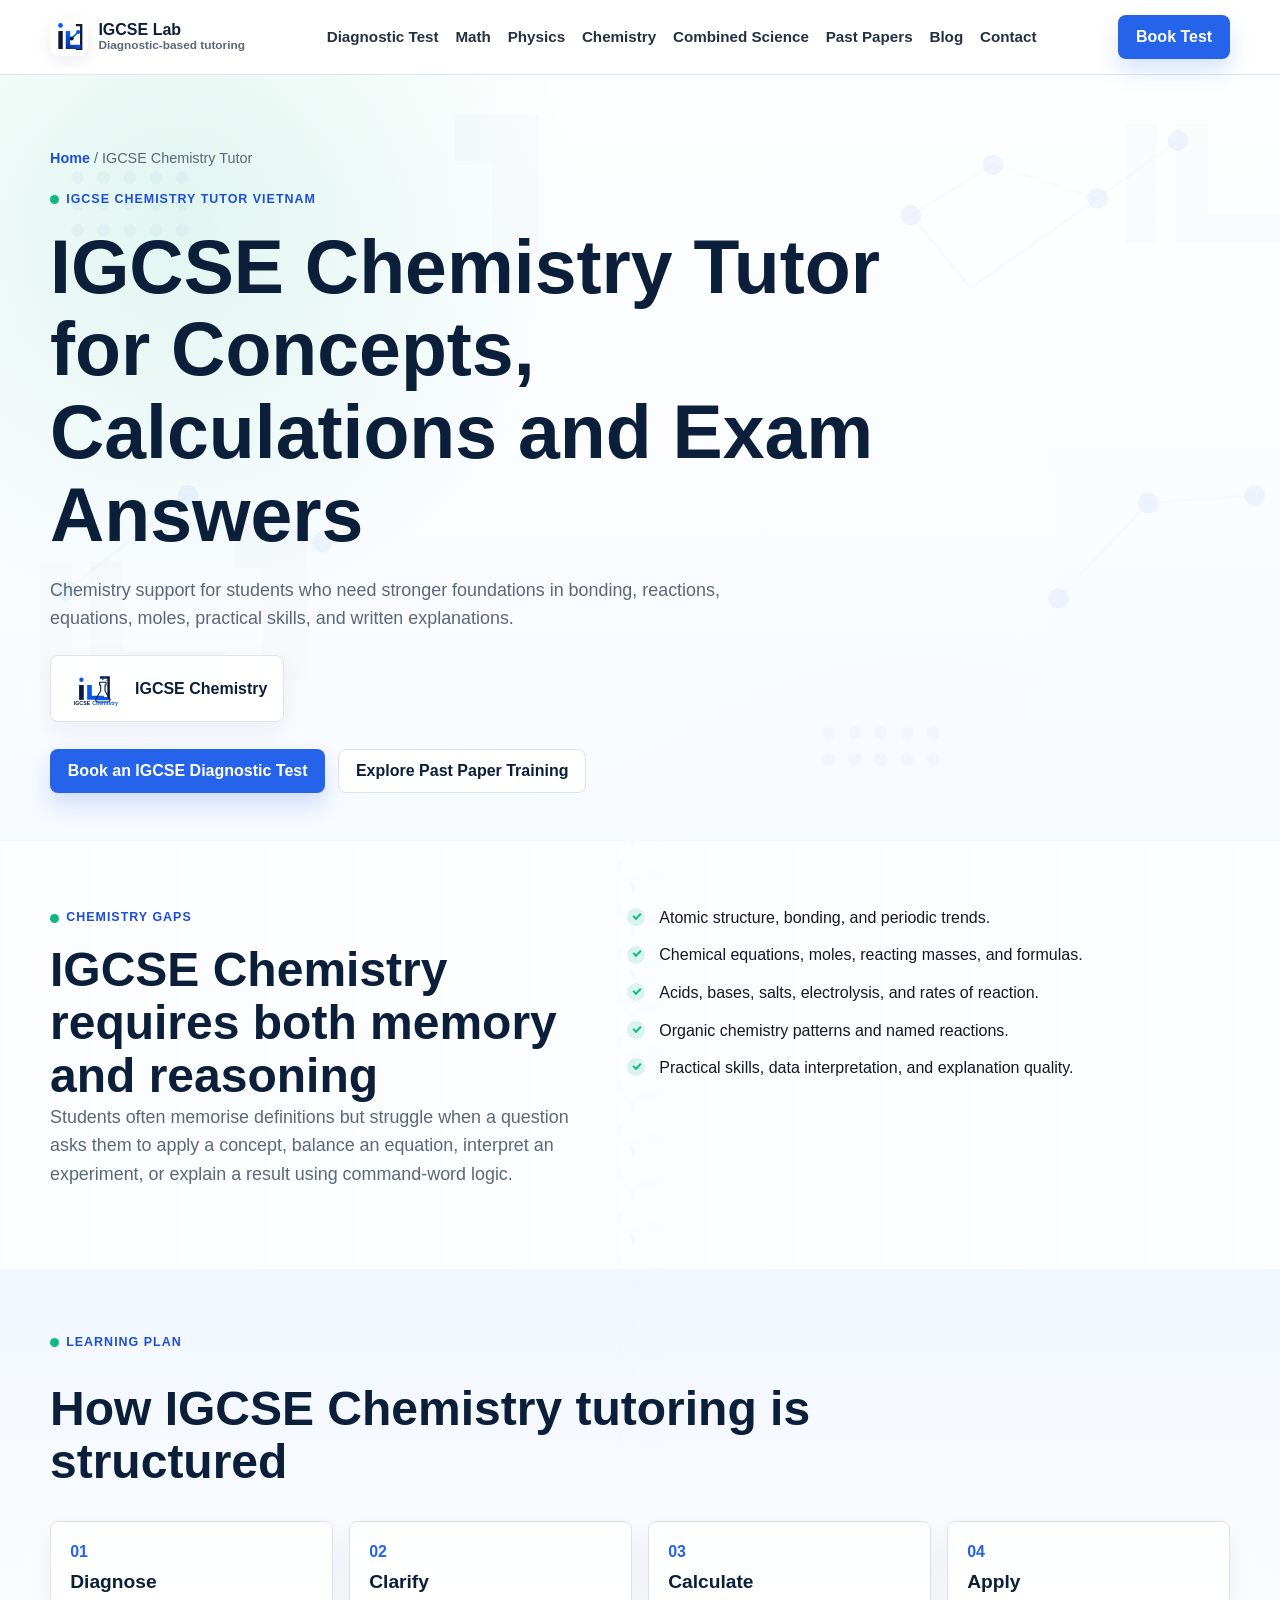
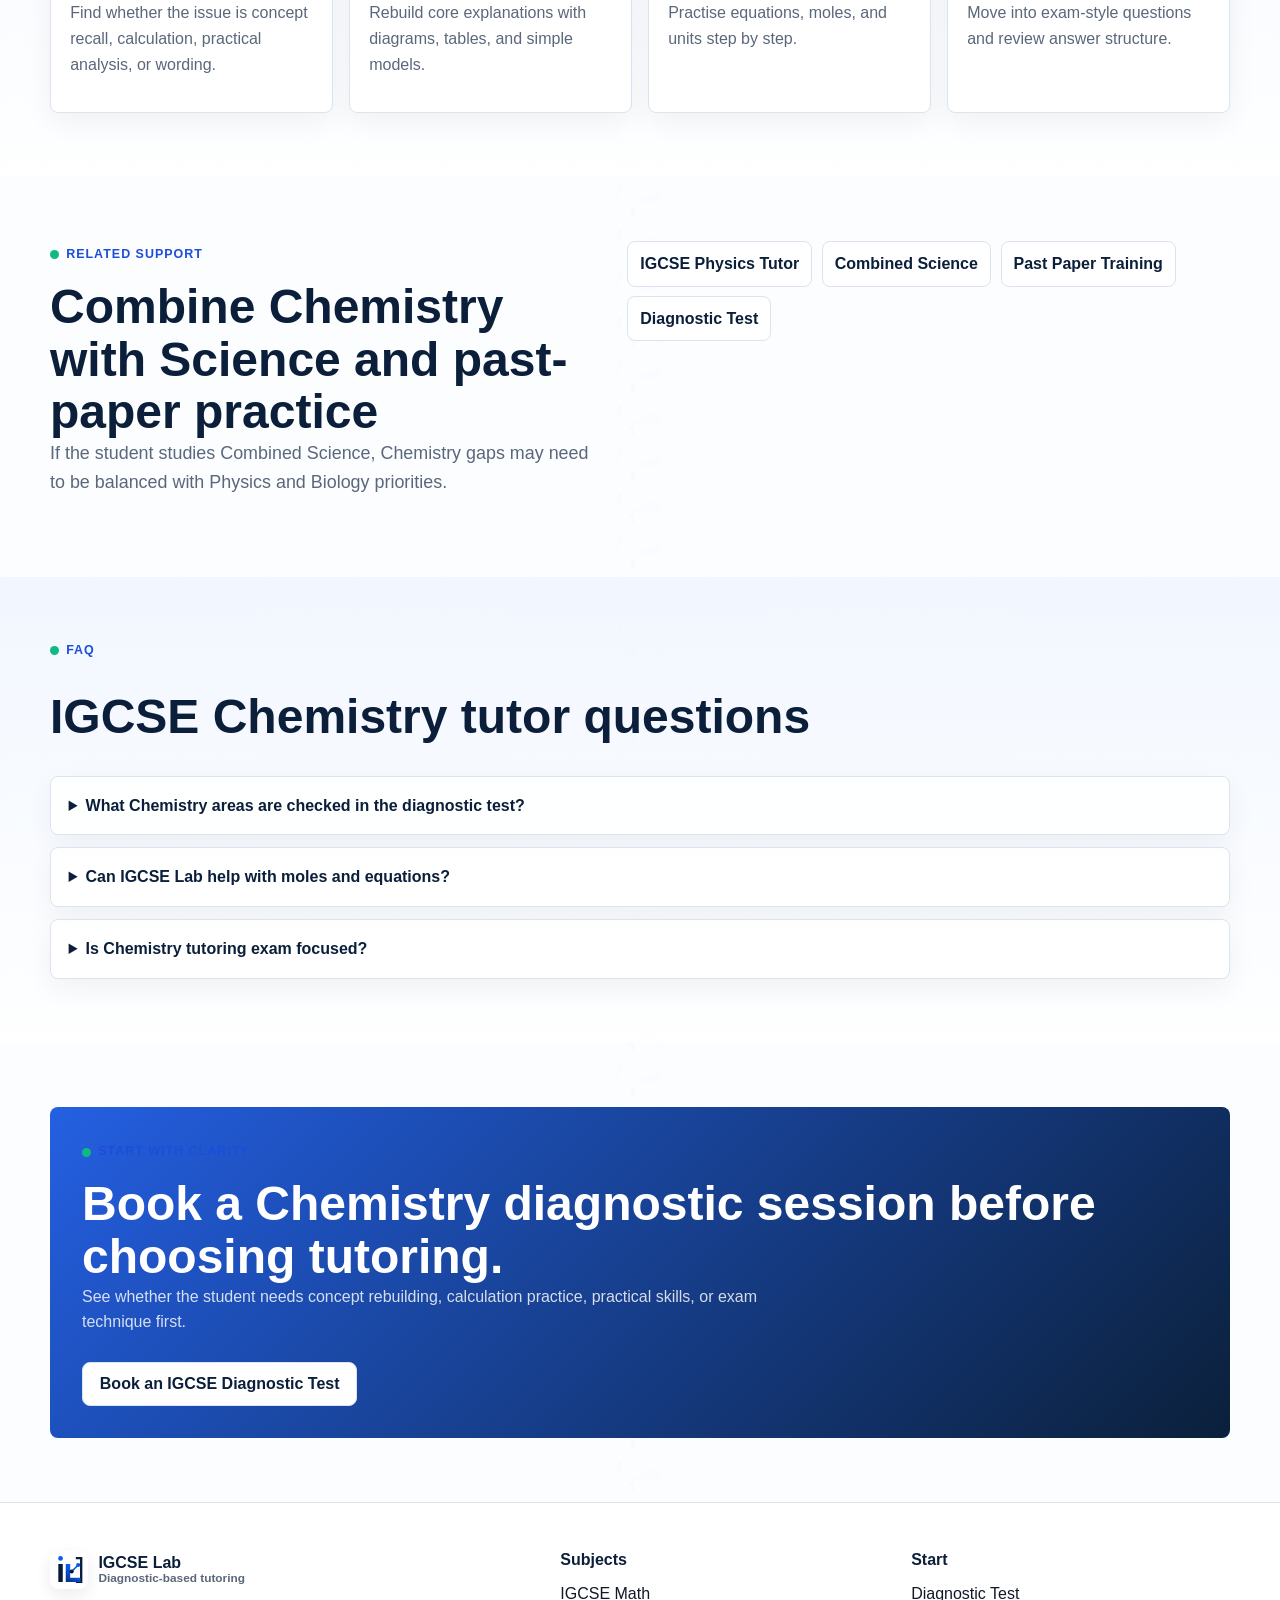
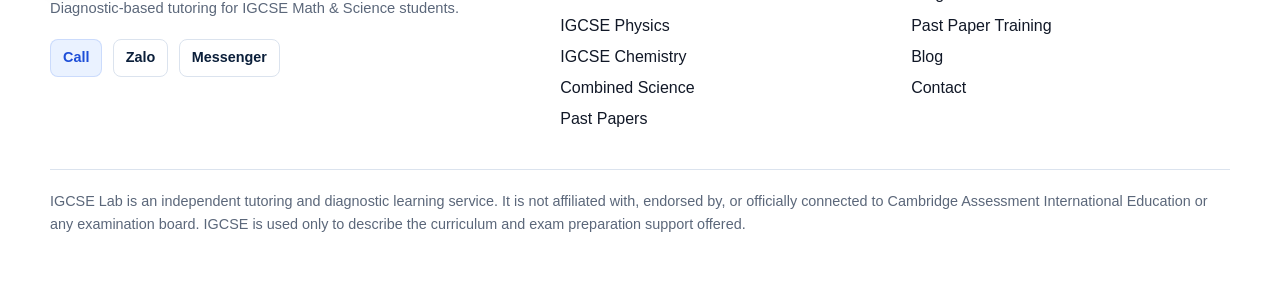
<file: igcse-chemistry-tutor/index.html>
<!doctype html>
<html lang="en">
  <head>
    <meta charset="utf-8">
    <meta name="viewport" content="width=device-width, initial-scale=1">
    <base href="../">
    <title>IGCSE Chemistry Tutor in Vietnam | Diagnostic Chemistry Support | IGCSE Lab</title>
    <meta name="description" content="IGCSE Chemistry tutor support for bonding, equations, moles, organic chemistry, practical skills, command words, and exam-style questions.">
    <link rel="canonical" href="https://igcselab.com/igcse-chemistry-tutor/">
    <link rel="icon" href="assets/img/brand/favicon.svg" type="image/svg+xml">
    <meta property="og:title" content="IGCSE Chemistry Tutor in Vietnam | IGCSE Lab">
    <meta property="og:description" content="Diagnostic-based Chemistry tutoring for core concepts, equations, moles, practical skills, and exam technique.">
    <meta property="og:image" content="https://igcselab.com/assets/img/igcse-diagnostic-workspace.png">
    <link rel="stylesheet" href="assets/css/styles.css">
    <script type="application/ld+json">
      {"@context":"https://schema.org","@graph":[
        {"@type":"BreadcrumbList","itemListElement":[{"@type":"ListItem","position":1,"name":"Home","item":"https://igcselab.com/"},{"@type":"ListItem","position":2,"name":"IGCSE Chemistry Tutor","item":"https://igcselab.com/igcse-chemistry-tutor/"}]},
        {"@type":"Service","name":"IGCSE Chemistry Tutor","provider":{"@type":"EducationalOrganization","name":"IGCSE Lab"},"areaServed":"Vietnam"},
        {"@type":"FAQPage","mainEntity":[
          {"@type":"Question","name":"What Chemistry areas are checked in the diagnostic test?","acceptedAnswer":{"@type":"Answer","text":"The diagnostic can check bonding, reactions, equations, moles, practical skills, organic chemistry, acids and bases, and command words."}},
          {"@type":"Question","name":"Can IGCSE Lab help with moles and equations?","acceptedAnswer":{"@type":"Answer","text":"Yes. Many Chemistry students need structured rebuilding in equation balancing, reacting masses, molar relationships, and unit use."}},
          {"@type":"Question","name":"Is Chemistry tutoring exam focused?","acceptedAnswer":{"@type":"Answer","text":"Tutoring connects concept rebuilding with exam-style questions, practical interpretation, and clear written explanations."}}
        ]}
      ]}
    </script>
  </head>
  <body>
    <a class="skip-link" href="#main">Skip to content</a>
    <header class="site-header"><div class="nav-shell"><a class="brand" href="./" aria-label="IGCSE Lab homepage"><span class="brand-mark"><img src="assets/img/brand/igcse-lab-symbol.svg" alt="" width="38" height="38"></span><span class="brand-copy">IGCSE Lab <small>Diagnostic-based tutoring</small></span></a><nav class="nav-links" data-nav-links aria-label="Main navigation"><a href="igcse-diagnostic-test/">Diagnostic Test</a><a href="igcse-math-tutor/">Math</a><a href="igcse-physics-tutor/">Physics</a><a href="igcse-chemistry-tutor/">Chemistry</a><a href="igcse-combined-science-tutor/">Combined Science</a><a href="igcse-past-paper-training/">Past Papers</a><a href="blog/">Blog</a><a href="contact/">Contact</a></nav><div class="nav-actions"><a class="button button-primary" href="igcse-diagnostic-test/">Book Test</a><button class="menu-toggle" type="button" data-menu-toggle aria-label="Open menu" aria-expanded="false"><span></span><span></span><span></span></button></div></div></header>

    <main id="main">
      <section class="page-hero">
        <div class="container">
          <nav class="breadcrumbs" aria-label="Breadcrumbs"><a href="./">Home</a> / IGCSE Chemistry Tutor</nav>
          <span class="eyebrow">IGCSE Chemistry Tutor Vietnam</span>
          <h1>IGCSE Chemistry Tutor for Concepts, Calculations and Exam Answers</h1>
          <p class="subtitle">Chemistry support for students who need stronger foundations in bonding, reactions, equations, moles, practical skills, and written explanations.</p><div class="subject-hero-badge"><img src="assets/img/brand/subject-chemistry.svg" alt="" width="56" height="42"><span>IGCSE Chemistry</span></div>
          <div class="hero-actions"><a class="button button-primary" href="igcse-diagnostic-test/">Book an IGCSE Diagnostic Test</a><a class="button button-secondary" href="igcse-past-paper-training/">Explore Past Paper Training</a></div>
        </div>
      </section>

      <section class="section">
        <div class="container split">
          <div><span class="eyebrow">Chemistry gaps</span><h2>IGCSE Chemistry requires both memory and reasoning</h2><p class="section-lead">Students often memorise definitions but struggle when a question asks them to apply a concept, balance an equation, interpret an experiment, or explain a result using command-word logic.</p></div>
          <ul class="check-list"><li>Atomic structure, bonding, and periodic trends.</li><li>Chemical equations, moles, reacting masses, and formulas.</li><li>Acids, bases, salts, electrolysis, and rates of reaction.</li><li>Organic chemistry patterns and named reactions.</li><li>Practical skills, data interpretation, and explanation quality.</li></ul>
        </div>
      </section>

      <section class="section section-alt">
        <div class="container">
          <div class="section-header"><span class="eyebrow">Learning plan</span><h2>How IGCSE Chemistry tutoring is structured</h2></div>
          <div class="grid grid-4 process">
            <div class="card"><h3>Diagnose</h3><p>Find whether the issue is concept recall, calculation, practical analysis, or wording.</p></div>
            <div class="card"><h3>Clarify</h3><p>Rebuild core explanations with diagrams, tables, and simple models.</p></div>
            <div class="card"><h3>Calculate</h3><p>Practise equations, moles, and units step by step.</p></div>
            <div class="card"><h3>Apply</h3><p>Move into exam-style questions and review answer structure.</p></div>
          </div>
        </div>
      </section>

      <section class="section">
        <div class="container split">
          <div><span class="eyebrow">Related support</span><h2>Combine Chemistry with Science and past-paper practice</h2><p class="section-lead">If the student studies Combined Science, Chemistry gaps may need to be balanced with Physics and Biology priorities.</p></div>
          <div class="mini-nav"><a href="igcse-physics-tutor/">IGCSE Physics Tutor</a><a href="igcse-combined-science-tutor/">Combined Science</a><a href="igcse-past-paper-training/">Past Paper Training</a><a href="igcse-diagnostic-test/">Diagnostic Test</a></div>
        </div>
      </section>

      <section class="section section-alt">
        <div class="container">
          <div class="section-header"><span class="eyebrow">FAQ</span><h2>IGCSE Chemistry tutor questions</h2></div>
          <div class="faq">
            <details><summary>What Chemistry areas are checked in the diagnostic test?</summary><p>The diagnostic can check bonding, reactions, equations, moles, practical skills, organic chemistry, acids and bases, and command words.</p></details>
            <details><summary>Can IGCSE Lab help with moles and equations?</summary><p>Yes. Many Chemistry students need structured rebuilding in equation balancing, reacting masses, molar relationships, and unit use.</p></details>
            <details><summary>Is Chemistry tutoring exam focused?</summary><p>Tutoring connects concept rebuilding with exam-style questions, practical interpretation, and clear written explanations.</p></details>
          </div>
        </div>
      </section>

      <section class="section"><div class="container"><div class="cta-band"><span class="eyebrow">Start with clarity</span><h2>Book a Chemistry diagnostic session before choosing tutoring.</h2><p>See whether the student needs concept rebuilding, calculation practice, practical skills, or exam technique first.</p><div class="section-actions"><a class="button button-secondary" href="igcse-diagnostic-test/">Book an IGCSE Diagnostic Test</a></div></div></div></section>
    </main>

    <footer class="site-footer"><div class="container"><div class="footer-grid"><div><a class="brand" href="./"><span class="brand-mark"><img src="assets/img/brand/igcse-lab-symbol.svg" alt="" width="38" height="38"></span><span class="brand-copy">IGCSE Lab <small>Diagnostic-based tutoring</small></span></a><p class="microcopy">Diagnostic-based tutoring for IGCSE Math &amp; Science students.</p><div class="footer-contact-actions" aria-label="Quick contact links"><!-- TODO: replace with official IGCSE Lab contact --><a class="button button-soft" href="tel:+84XXXXXXXXX">Call</a><!-- TODO: replace with official IGCSE Lab contact --><a class="button button-secondary" href="https://zalo.me/XXXXXXXXXX">Zalo</a><!-- TODO: replace with official IGCSE Lab contact --><a class="button button-secondary" href="https://m.me/igcselab">Messenger</a></div></div><div><h3>Subjects</h3><ul><li><a href="igcse-math-tutor/">IGCSE Math</a></li><li><a href="igcse-physics-tutor/">IGCSE Physics</a></li><li><a href="igcse-chemistry-tutor/">IGCSE Chemistry</a></li><li><a href="igcse-combined-science-tutor/">Combined Science</a></li><li><a href="igcse-past-paper-training/">Past Papers</a></li></ul></div><div><h3>Start</h3><ul><li><a href="igcse-diagnostic-test/">Diagnostic Test</a></li><li><a href="igcse-past-paper-training/">Past Paper Training</a></li><li><a href="blog/">Blog</a></li><li><a href="contact/">Contact</a></li></ul></div></div><p class="disclaimer">IGCSE Lab is an independent tutoring and diagnostic learning service. It is not affiliated with, endorsed by, or officially connected to Cambridge Assessment International Education or any examination board. IGCSE is used only to describe the curriculum and exam preparation support offered.</p></div></footer>
    <div class="mobile-sticky-cta" aria-label="Quick booking actions">
      <a class="button button-primary" href="igcse-diagnostic-test/#booking">Book Diagnostic Test</a>
      <a class="button button-secondary" href="https://zalo.me/XXXXXXXXXX">Zalo</a>
      <a class="button button-secondary" href="tel:+84XXXXXXXXX">Call</a>
    </div>
    <script src="assets/js/main.js" defer></script>
  </body>
</html>
</file>
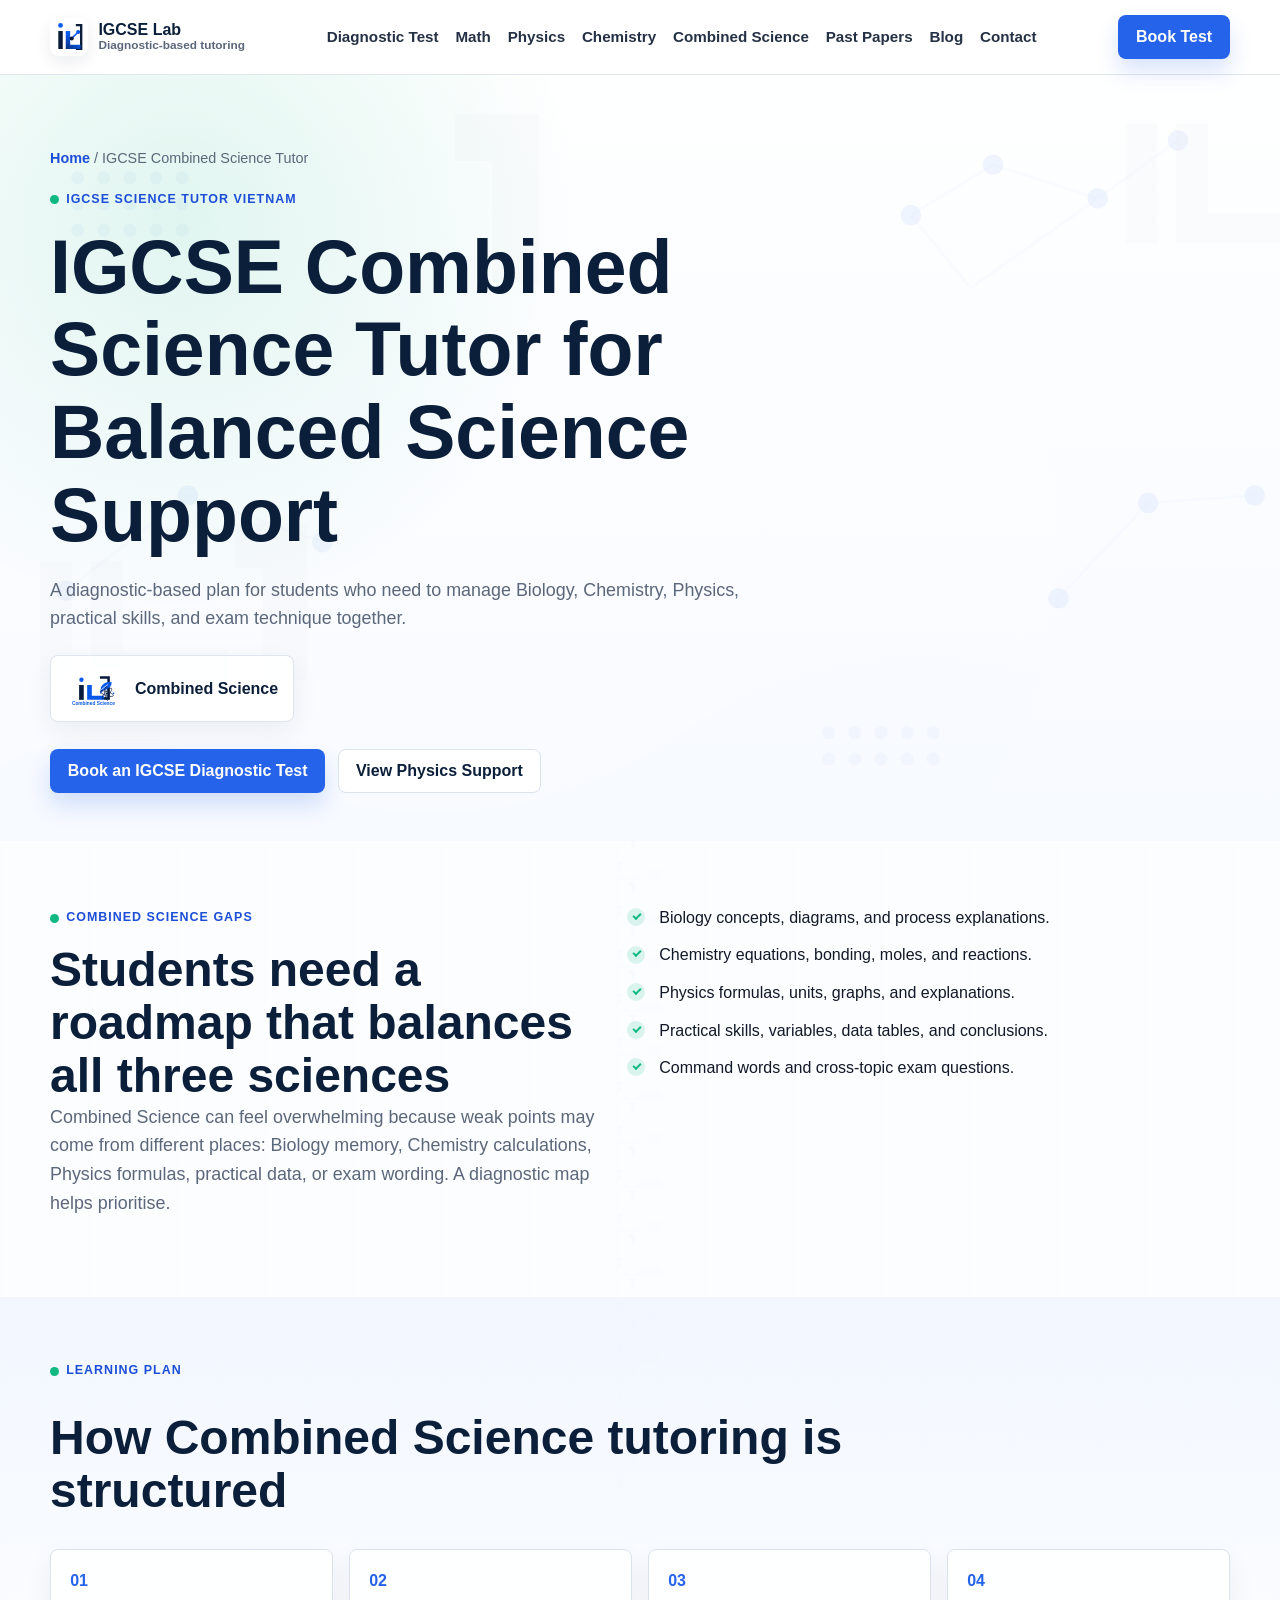
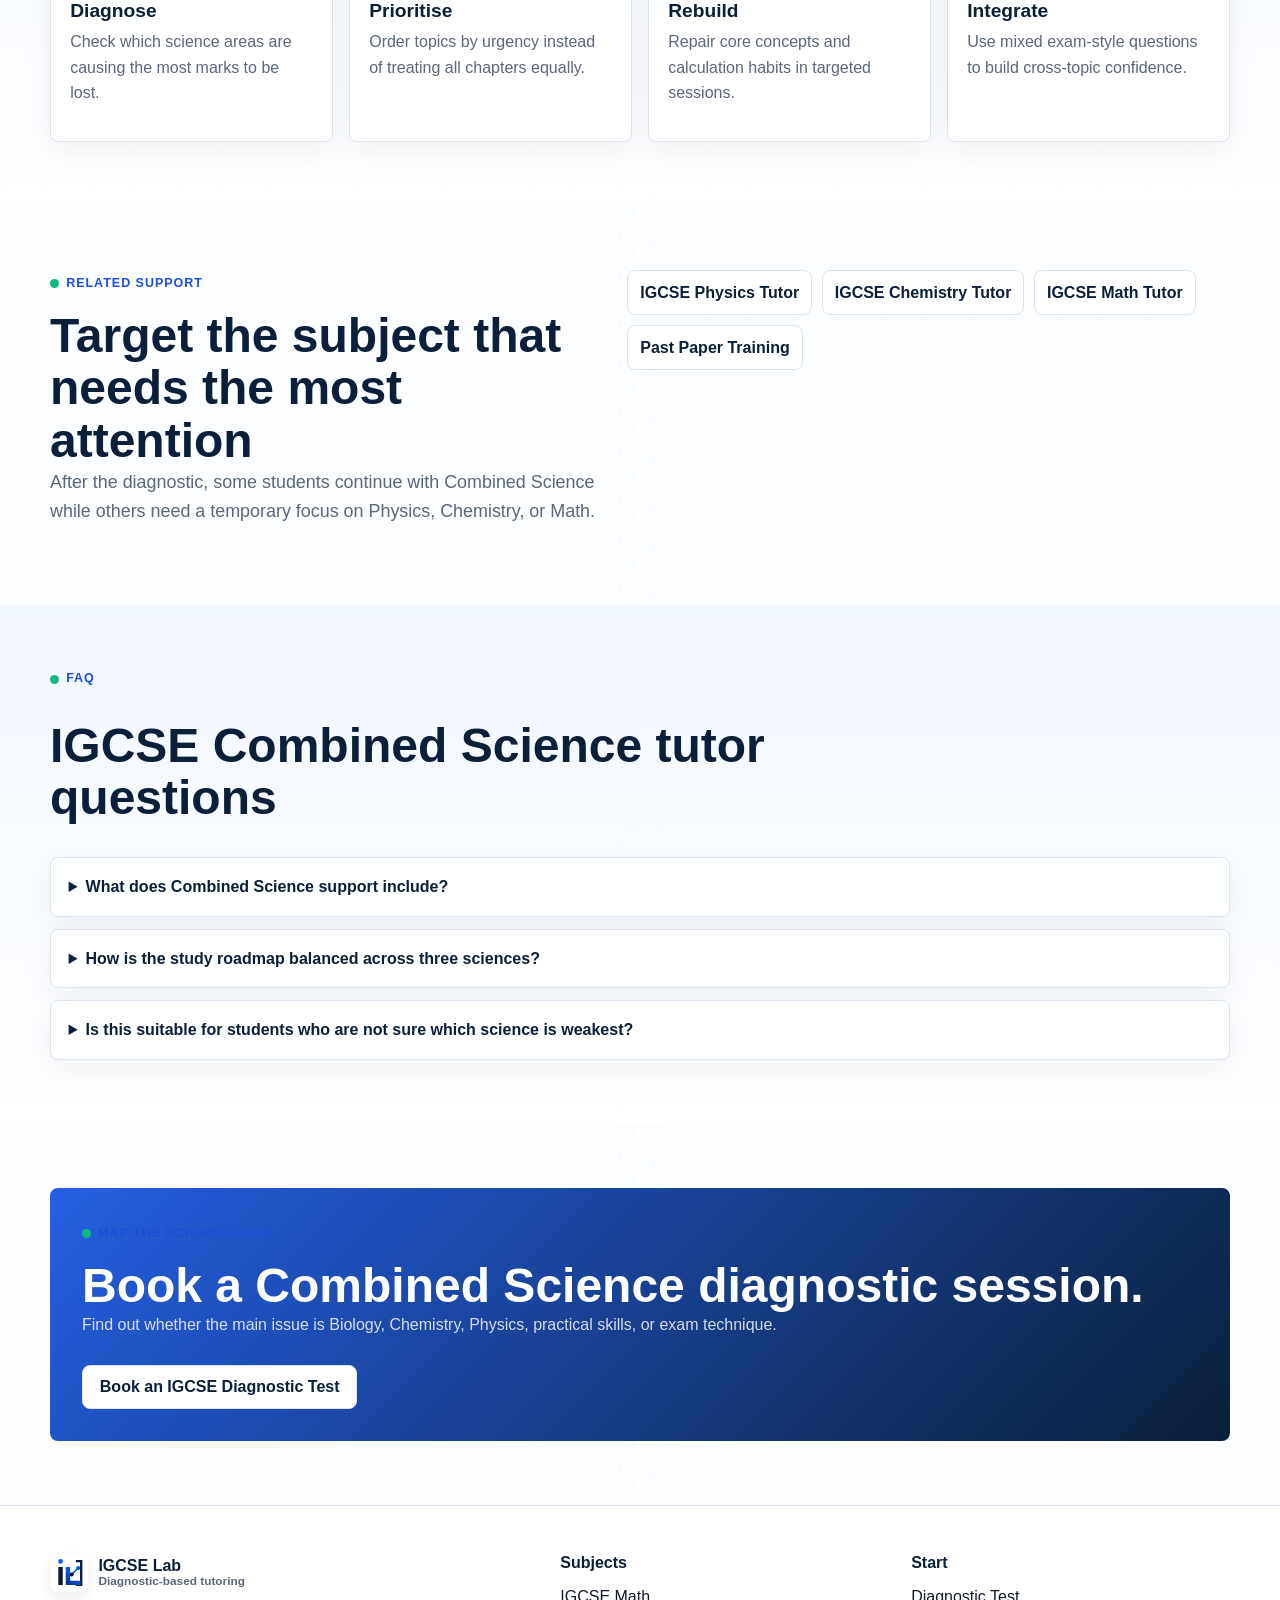
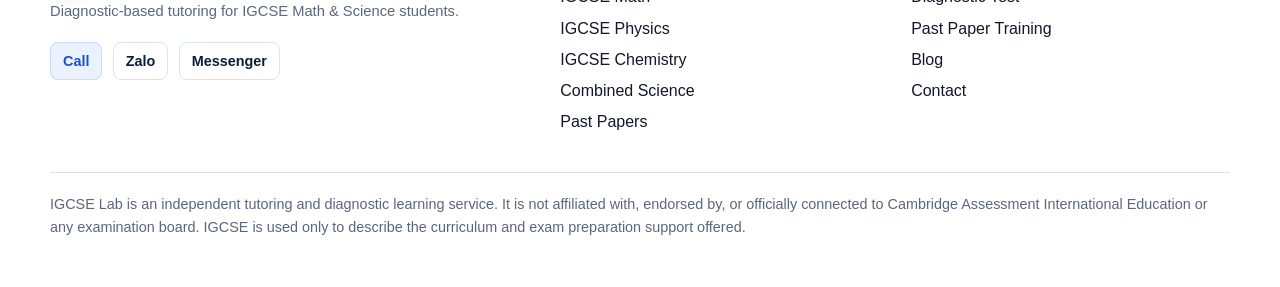
<file: igcse-combined-science-tutor/index.html>
<!doctype html>
<html lang="en">
  <head>
    <meta charset="utf-8">
    <meta name="viewport" content="width=device-width, initial-scale=1">
    <base href="../">
    <title>IGCSE Combined Science Tutor in Vietnam | Diagnostic Science Support | IGCSE Lab</title>
    <meta name="description" content="IGCSE Combined Science tutor support for students who need a balanced diagnostic roadmap across Biology, Chemistry, Physics, practical skills, and exam technique.">
    <link rel="canonical" href="https://igcselab.com/igcse-combined-science-tutor/">
    <link rel="icon" href="assets/img/brand/favicon.svg" type="image/svg+xml">
    <meta property="og:title" content="IGCSE Combined Science Tutor in Vietnam | IGCSE Lab">
    <meta property="og:description" content="Balanced Combined Science support across Biology, Chemistry, Physics, practical skills, and past-paper readiness.">
    <meta property="og:image" content="https://igcselab.com/assets/img/igcse-diagnostic-workspace.png">
    <link rel="stylesheet" href="assets/css/styles.css">
    <script type="application/ld+json">
      {"@context":"https://schema.org","@graph":[
        {"@type":"BreadcrumbList","itemListElement":[{"@type":"ListItem","position":1,"name":"Home","item":"https://igcselab.com/"},{"@type":"ListItem","position":2,"name":"IGCSE Combined Science Tutor","item":"https://igcselab.com/igcse-combined-science-tutor/"}]},
        {"@type":"Service","name":"IGCSE Combined Science Tutor","provider":{"@type":"EducationalOrganization","name":"IGCSE Lab"},"areaServed":"Vietnam"},
        {"@type":"FAQPage","mainEntity":[
          {"@type":"Question","name":"What does Combined Science support include?","acceptedAnswer":{"@type":"Answer","text":"Support can include Biology, Chemistry, Physics, practical skills, data interpretation, command words, and exam-style questions."}},
          {"@type":"Question","name":"How is the study roadmap balanced across three sciences?","acceptedAnswer":{"@type":"Answer","text":"The diagnostic identifies which subject and skill gaps are most urgent, then orders the roadmap by priority."}},
          {"@type":"Question","name":"Is this suitable for students who are not sure which science is weakest?","acceptedAnswer":{"@type":"Answer","text":"Yes. The diagnostic session is useful when parents or students need to understand which science area is causing the most difficulty."}}
        ]}
      ]}
    </script>
  </head>
  <body>
    <a class="skip-link" href="#main">Skip to content</a>
    <header class="site-header"><div class="nav-shell"><a class="brand" href="./" aria-label="IGCSE Lab homepage"><span class="brand-mark"><img src="assets/img/brand/igcse-lab-symbol.svg" alt="" width="38" height="38"></span><span class="brand-copy">IGCSE Lab <small>Diagnostic-based tutoring</small></span></a><nav class="nav-links" data-nav-links aria-label="Main navigation"><a href="igcse-diagnostic-test/">Diagnostic Test</a><a href="igcse-math-tutor/">Math</a><a href="igcse-physics-tutor/">Physics</a><a href="igcse-chemistry-tutor/">Chemistry</a><a href="igcse-combined-science-tutor/">Combined Science</a><a href="igcse-past-paper-training/">Past Papers</a><a href="blog/">Blog</a><a href="contact/">Contact</a></nav><div class="nav-actions"><a class="button button-primary" href="igcse-diagnostic-test/">Book Test</a><button class="menu-toggle" type="button" data-menu-toggle aria-label="Open menu" aria-expanded="false"><span></span><span></span><span></span></button></div></div></header>

    <main id="main">
      <section class="page-hero">
        <div class="container">
          <nav class="breadcrumbs" aria-label="Breadcrumbs"><a href="./">Home</a> / IGCSE Combined Science Tutor</nav>
          <span class="eyebrow">IGCSE Science Tutor Vietnam</span>
          <h1>IGCSE Combined Science Tutor for Balanced Science Support</h1>
          <p class="subtitle">A diagnostic-based plan for students who need to manage Biology, Chemistry, Physics, practical skills, and exam technique together.</p><div class="subject-hero-badge"><img src="assets/img/brand/subject-combined-science.svg" alt="" width="56" height="42"><span>Combined Science</span></div>
          <div class="hero-actions"><a class="button button-primary" href="igcse-diagnostic-test/">Book an IGCSE Diagnostic Test</a><a class="button button-secondary" href="igcse-physics-tutor/">View Physics Support</a></div>
        </div>
      </section>

      <section class="section">
        <div class="container split">
          <div><span class="eyebrow">Combined Science gaps</span><h2>Students need a roadmap that balances all three sciences</h2><p class="section-lead">Combined Science can feel overwhelming because weak points may come from different places: Biology memory, Chemistry calculations, Physics formulas, practical data, or exam wording. A diagnostic map helps prioritise.</p></div>
          <ul class="check-list"><li>Biology concepts, diagrams, and process explanations.</li><li>Chemistry equations, bonding, moles, and reactions.</li><li>Physics formulas, units, graphs, and explanations.</li><li>Practical skills, variables, data tables, and conclusions.</li><li>Command words and cross-topic exam questions.</li></ul>
        </div>
      </section>

      <section class="section section-alt">
        <div class="container">
          <div class="section-header"><span class="eyebrow">Learning plan</span><h2>How Combined Science tutoring is structured</h2></div>
          <div class="grid grid-4 process">
            <div class="card"><h3>Diagnose</h3><p>Check which science areas are causing the most marks to be lost.</p></div>
            <div class="card"><h3>Prioritise</h3><p>Order topics by urgency instead of treating all chapters equally.</p></div>
            <div class="card"><h3>Rebuild</h3><p>Repair core concepts and calculation habits in targeted sessions.</p></div>
            <div class="card"><h3>Integrate</h3><p>Use mixed exam-style questions to build cross-topic confidence.</p></div>
          </div>
        </div>
      </section>

      <section class="section">
        <div class="container split">
          <div><span class="eyebrow">Related support</span><h2>Target the subject that needs the most attention</h2><p class="section-lead">After the diagnostic, some students continue with Combined Science while others need a temporary focus on Physics, Chemistry, or Math.</p></div>
          <div class="mini-nav"><a href="igcse-physics-tutor/">IGCSE Physics Tutor</a><a href="igcse-chemistry-tutor/">IGCSE Chemistry Tutor</a><a href="igcse-math-tutor/">IGCSE Math Tutor</a><a href="igcse-past-paper-training/">Past Paper Training</a></div>
        </div>
      </section>

      <section class="section section-alt">
        <div class="container">
          <div class="section-header"><span class="eyebrow">FAQ</span><h2>IGCSE Combined Science tutor questions</h2></div>
          <div class="faq">
            <details><summary>What does Combined Science support include?</summary><p>Support can include Biology, Chemistry, Physics, practical skills, data interpretation, command words, and exam-style questions.</p></details>
            <details><summary>How is the study roadmap balanced across three sciences?</summary><p>The diagnostic identifies which subject and skill gaps are most urgent, then orders the roadmap by priority.</p></details>
            <details><summary>Is this suitable for students who are not sure which science is weakest?</summary><p>Yes. The diagnostic session is useful when parents or students need to understand which science area is causing the most difficulty.</p></details>
          </div>
        </div>
      </section>

      <section class="section"><div class="container"><div class="cta-band"><span class="eyebrow">Map the science gaps</span><h2>Book a Combined Science diagnostic session.</h2><p>Find out whether the main issue is Biology, Chemistry, Physics, practical skills, or exam technique.</p><div class="section-actions"><a class="button button-secondary" href="igcse-diagnostic-test/">Book an IGCSE Diagnostic Test</a></div></div></div></section>
    </main>

    <footer class="site-footer"><div class="container"><div class="footer-grid"><div><a class="brand" href="./"><span class="brand-mark"><img src="assets/img/brand/igcse-lab-symbol.svg" alt="" width="38" height="38"></span><span class="brand-copy">IGCSE Lab <small>Diagnostic-based tutoring</small></span></a><p class="microcopy">Diagnostic-based tutoring for IGCSE Math &amp; Science students.</p><div class="footer-contact-actions" aria-label="Quick contact links"><!-- TODO: replace with official IGCSE Lab contact --><a class="button button-soft" href="tel:+84XXXXXXXXX">Call</a><!-- TODO: replace with official IGCSE Lab contact --><a class="button button-secondary" href="https://zalo.me/XXXXXXXXXX">Zalo</a><!-- TODO: replace with official IGCSE Lab contact --><a class="button button-secondary" href="https://m.me/igcselab">Messenger</a></div></div><div><h3>Subjects</h3><ul><li><a href="igcse-math-tutor/">IGCSE Math</a></li><li><a href="igcse-physics-tutor/">IGCSE Physics</a></li><li><a href="igcse-chemistry-tutor/">IGCSE Chemistry</a></li><li><a href="igcse-combined-science-tutor/">Combined Science</a></li><li><a href="igcse-past-paper-training/">Past Papers</a></li></ul></div><div><h3>Start</h3><ul><li><a href="igcse-diagnostic-test/">Diagnostic Test</a></li><li><a href="igcse-past-paper-training/">Past Paper Training</a></li><li><a href="blog/">Blog</a></li><li><a href="contact/">Contact</a></li></ul></div></div><p class="disclaimer">IGCSE Lab is an independent tutoring and diagnostic learning service. It is not affiliated with, endorsed by, or officially connected to Cambridge Assessment International Education or any examination board. IGCSE is used only to describe the curriculum and exam preparation support offered.</p></div></footer>
    <div class="mobile-sticky-cta" aria-label="Quick booking actions">
      <a class="button button-primary" href="igcse-diagnostic-test/#booking">Book Diagnostic Test</a>
      <a class="button button-secondary" href="https://zalo.me/XXXXXXXXXX">Zalo</a>
      <a class="button button-secondary" href="tel:+84XXXXXXXXX">Call</a>
    </div>
    <script src="assets/js/main.js" defer></script>
  </body>
</html>
</file>
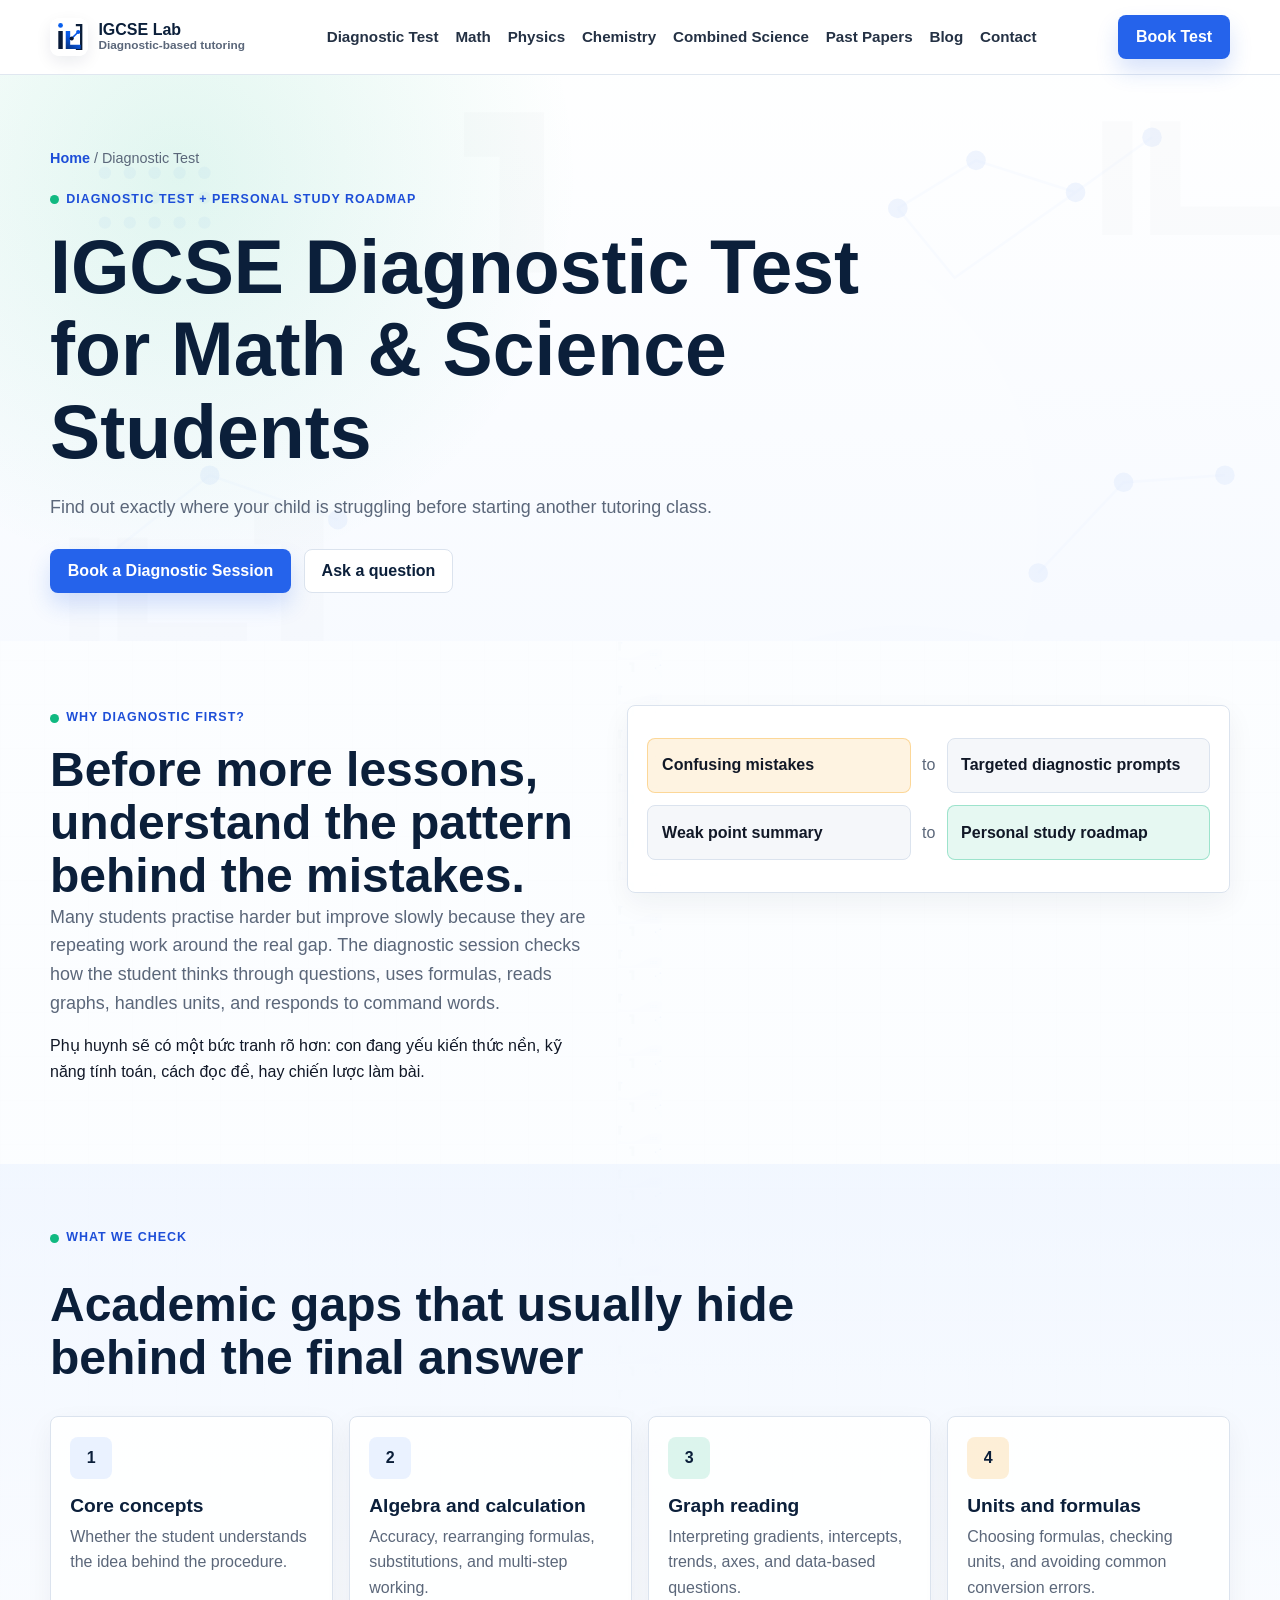
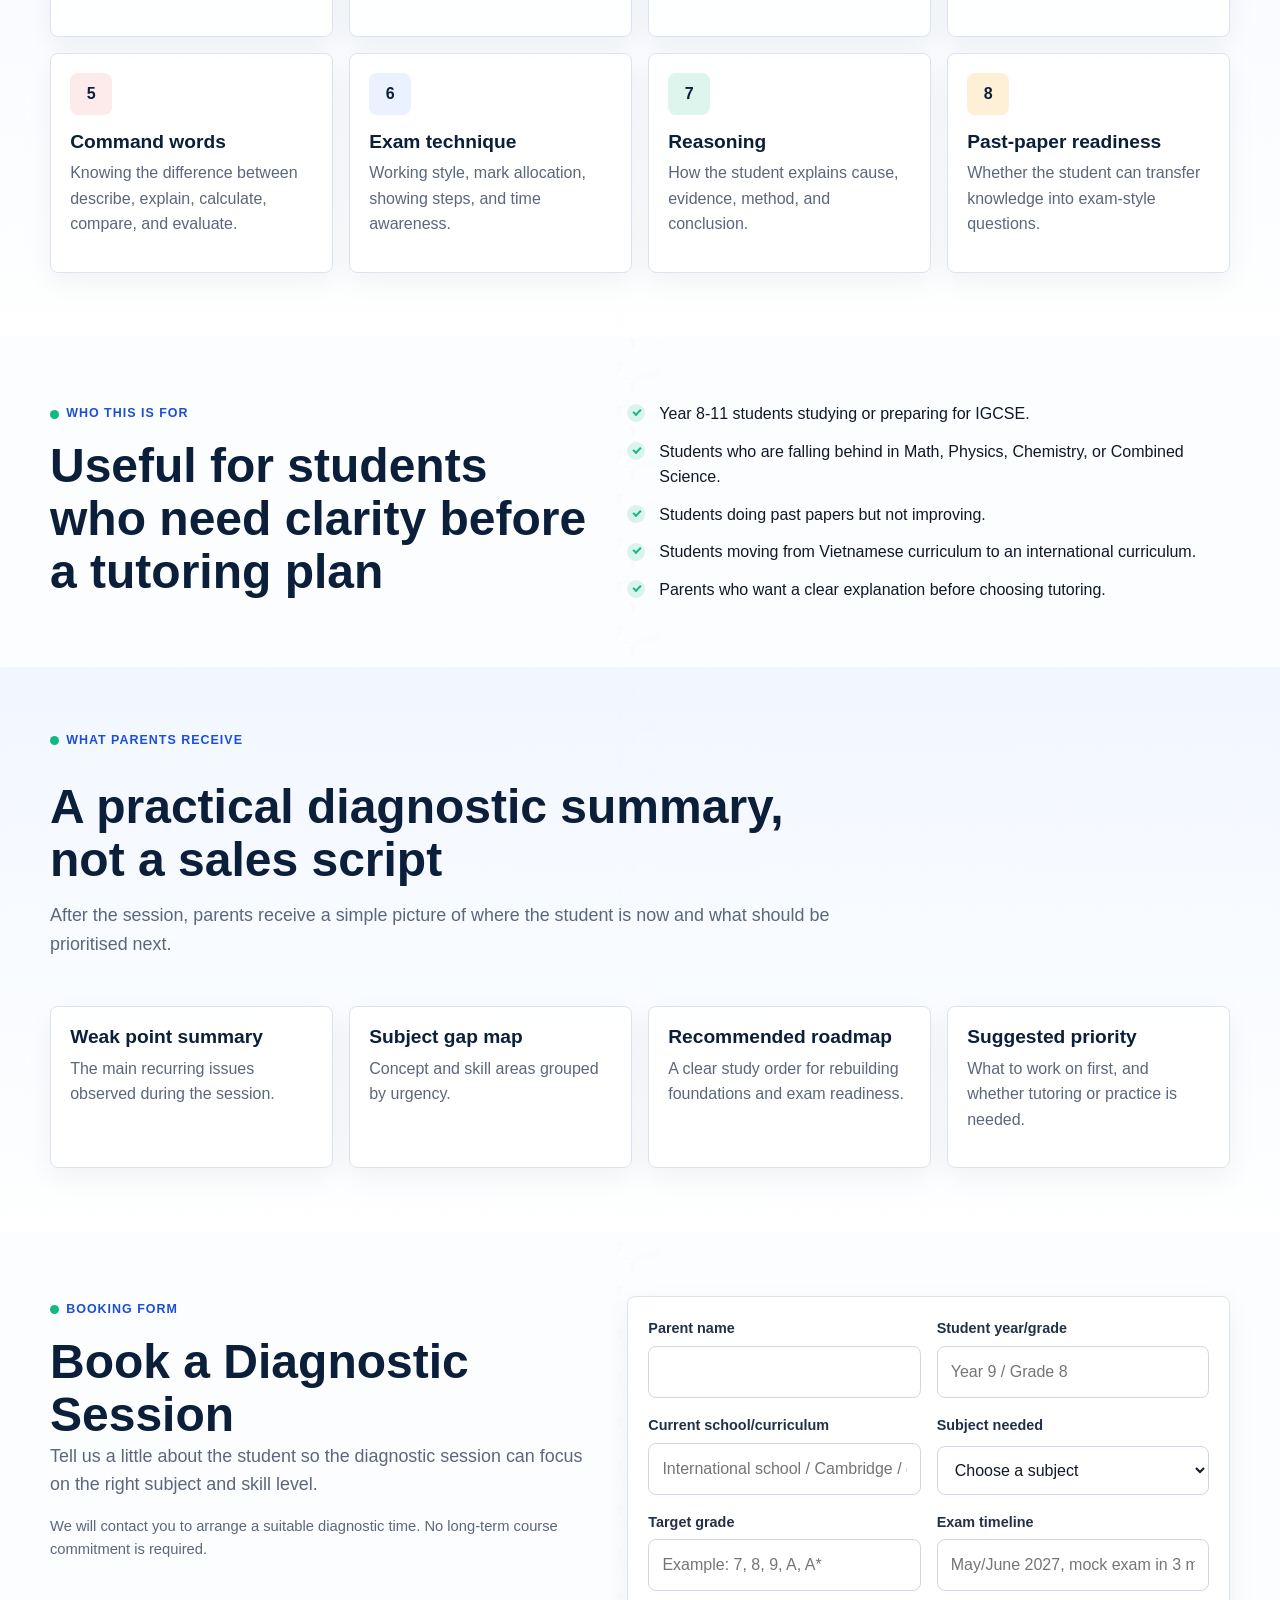
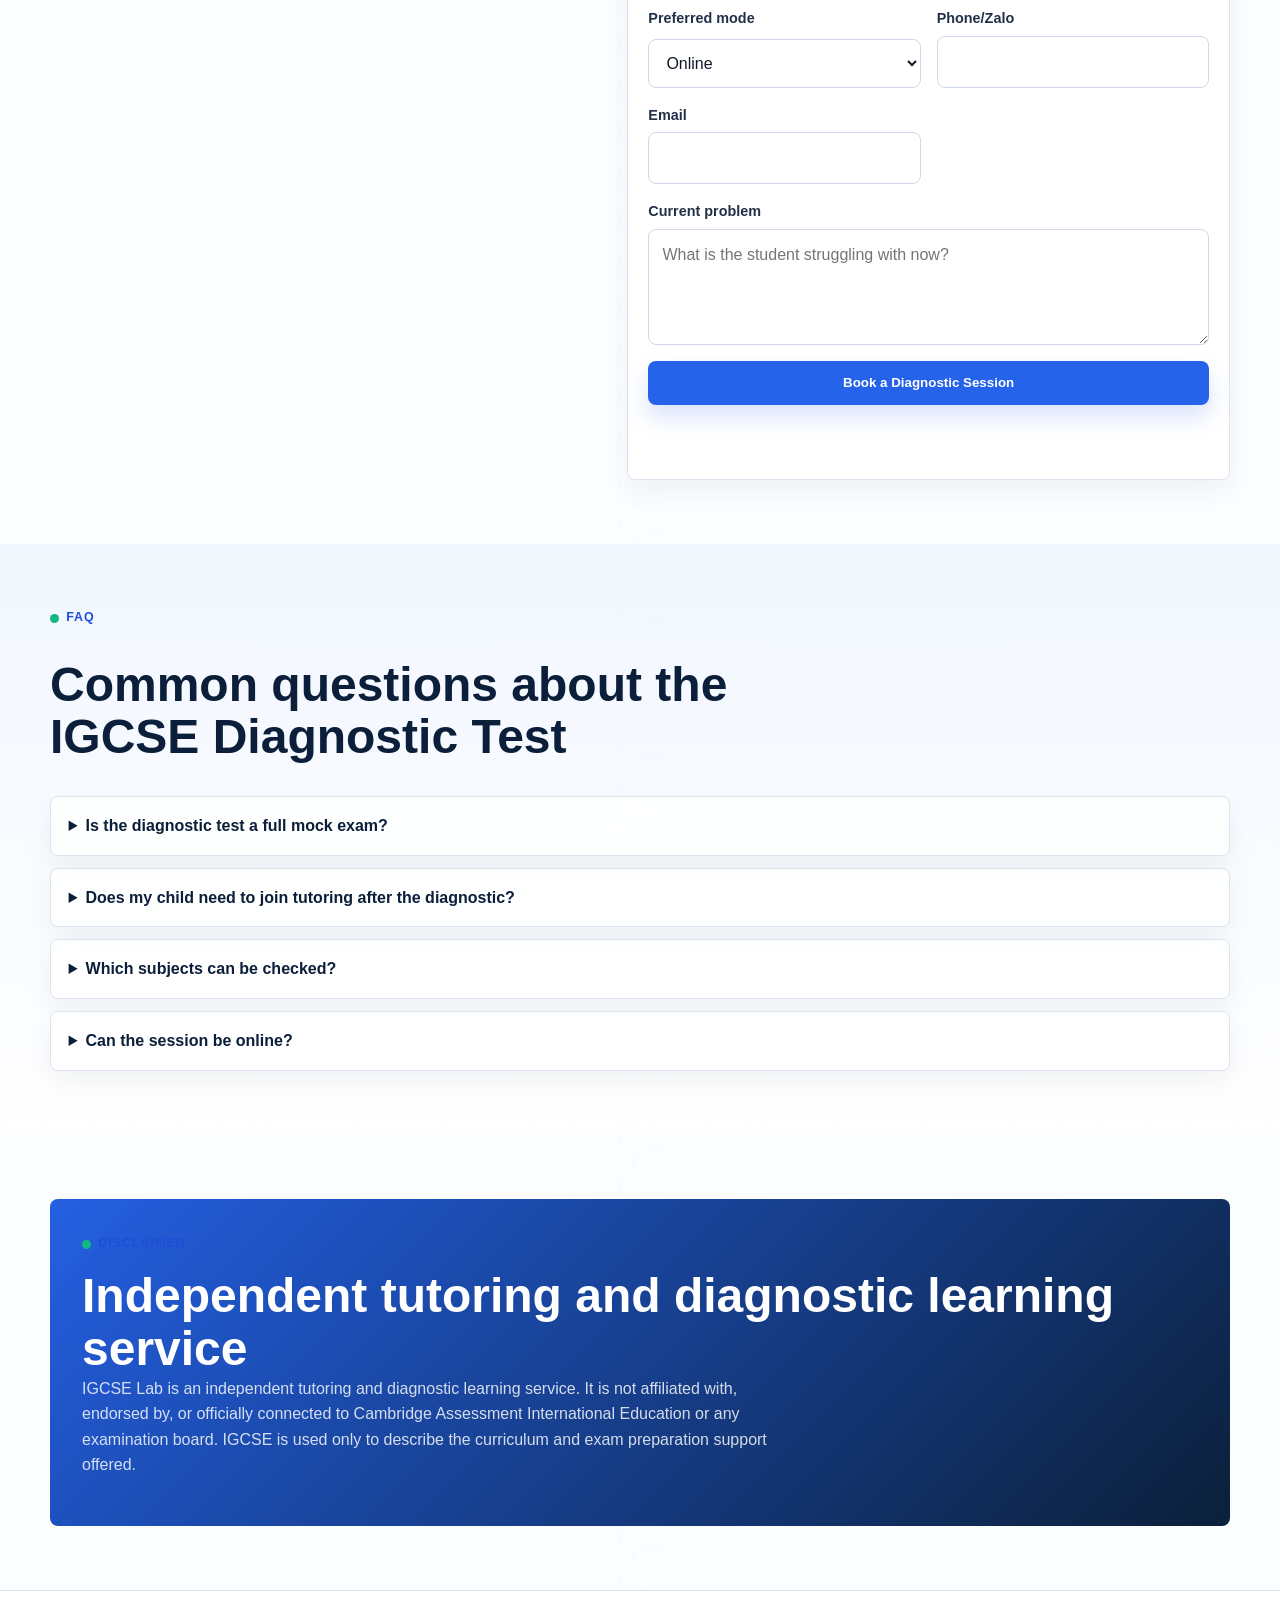
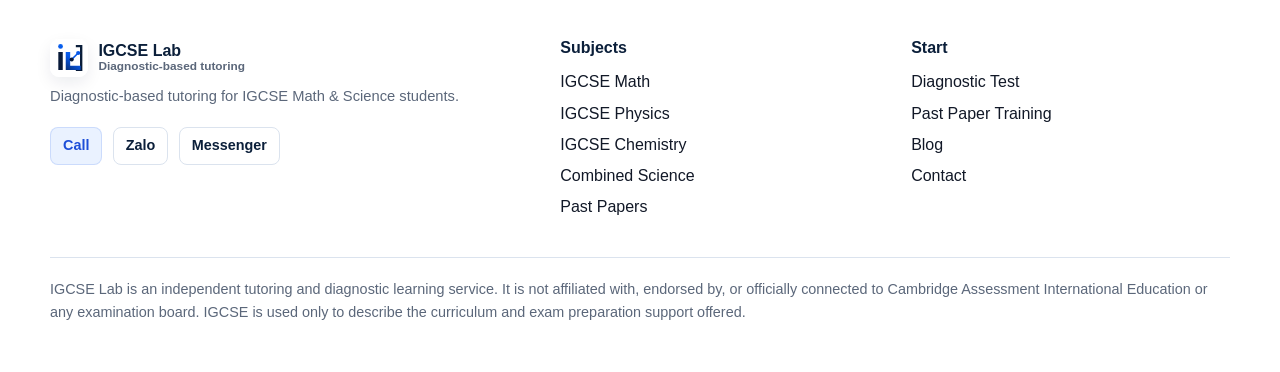
<file: igcse-diagnostic-test/index.html>
<!doctype html>
<html lang="en">
  <head>
    <meta charset="utf-8">
    <meta name="viewport" content="width=device-width, initial-scale=1">
    <base href="../">
    <title>IGCSE Diagnostic Test for Math &amp; Science Students | IGCSE Lab</title>
    <meta name="description" content="Book a 30-45 minute IGCSE diagnostic session to identify weak points in Math, Physics, Chemistry or Combined Science and receive a personal study roadmap.">
    <link rel="canonical" href="https://igcselab.com/igcse-diagnostic-test/">
    <link rel="icon" href="assets/img/brand/favicon.svg" type="image/svg+xml">
    <meta property="og:title" content="IGCSE Diagnostic Test for Math &amp; Science Students | IGCSE Lab">
    <meta property="og:description" content="Find out exactly where your child is struggling before starting another tutoring class.">
    <meta property="og:image" content="https://igcselab.com/assets/img/igcse-diagnostic-workspace.png">
    <link rel="stylesheet" href="assets/css/styles.css">
    <script type="application/ld+json">
      {
        "@context": "https://schema.org",
        "@graph": [
          {
            "@type": "BreadcrumbList",
            "itemListElement": [
              {"@type": "ListItem", "position": 1, "name": "Home", "item": "https://igcselab.com/"},
              {"@type": "ListItem", "position": 2, "name": "IGCSE Diagnostic Test", "item": "https://igcselab.com/igcse-diagnostic-test/"}
            ]
          },
          {
            "@type": "Service",
            "name": "IGCSE Diagnostic Test",
            "provider": {"@type": "EducationalOrganization", "name": "IGCSE Lab"},
            "areaServed": "Vietnam",
            "description": "A 30-45 minute diagnostic session for IGCSE Math and Science students."
          },
          {
            "@type": "FAQPage",
            "mainEntity": [
              {"@type": "Question", "name": "Is the diagnostic test a full mock exam?", "acceptedAnswer": {"@type": "Answer", "text": "No. It is a focused diagnostic session designed to reveal weak points in concepts, calculations, reasoning, and exam technique."}},
              {"@type": "Question", "name": "Does my child need to join tutoring after the diagnostic?", "acceptedAnswer": {"@type": "Answer", "text": "No long-term course commitment is required. Parents receive a roadmap first and can decide the next step afterwards."}},
              {"@type": "Question", "name": "Which subjects can be checked?", "acceptedAnswer": {"@type": "Answer", "text": "IGCSE Lab can check Math, Physics, Chemistry, and Combined Science skills depending on the student's needs."}},
              {"@type": "Question", "name": "Can the session be online?", "acceptedAnswer": {"@type": "Answer", "text": "Yes. Online diagnostic sessions are suitable for most students. Offline options can be discussed based on location and availability."}}
            ]
          }
        ]
      }
    </script>
  </head>
  <body>
    <a class="skip-link" href="#main">Skip to content</a>
    <header class="site-header">
      <div class="nav-shell">
        <a class="brand" href="./" aria-label="IGCSE Lab homepage">
          <span class="brand-mark"><img src="assets/img/brand/igcse-lab-symbol.svg" alt="" width="38" height="38"></span>
          <span class="brand-copy">IGCSE Lab <small>Diagnostic-based tutoring</small></span>
        </a>
        <nav class="nav-links" data-nav-links aria-label="Main navigation">
          <a href="igcse-diagnostic-test/">Diagnostic Test</a>
          <a href="igcse-math-tutor/">Math</a>
          <a href="igcse-physics-tutor/">Physics</a>
          <a href="igcse-chemistry-tutor/">Chemistry</a>
          <a href="igcse-combined-science-tutor/">Combined Science</a><a href="igcse-past-paper-training/">Past Papers</a>
          <a href="blog/">Blog</a>
          <a href="contact/">Contact</a>
        </nav>
        <div class="nav-actions">
          <a class="button button-primary" href="igcse-diagnostic-test/">Book Test</a>
          <button class="menu-toggle" type="button" data-menu-toggle aria-label="Open menu" aria-expanded="false">
            <span></span><span></span><span></span>
          </button>
        </div>
      </div>
    </header>

    <main id="main">
      <section class="page-hero">
        <div class="container">
          <nav class="breadcrumbs" aria-label="Breadcrumbs"><a href="./">Home</a> / Diagnostic Test</nav>
          <span class="eyebrow">Diagnostic Test + Personal Study Roadmap</span>
          <h1>IGCSE Diagnostic Test for Math &amp; Science Students</h1>
          <p class="subtitle">Find out exactly where your child is struggling before starting another tutoring class.</p>
          <div class="hero-actions">
            <a class="button button-primary" href="igcse-diagnostic-test/#booking">Book a Diagnostic Session</a>
            <a class="button button-secondary" href="contact/">Ask a question</a>
          </div>
        </div>
      </section>

      <section class="section">
        <div class="container split">
          <div>
            <span class="eyebrow">Why diagnostic first?</span>
            <h2>Before more lessons, understand the pattern behind the mistakes.</h2>
            <p class="section-lead">Many students practise harder but improve slowly because they are repeating work around the real gap. The diagnostic session checks how the student thinks through questions, uses formulas, reads graphs, handles units, and responds to command words.</p>
            <p>Phụ huynh sẽ có một bức tranh rõ hơn: con đang yếu kiến thức nền, kỹ năng tính toán, cách đọc đề, hay chiến lược làm bài.</p>
          </div>
          <div class="diagnostic-map">
            <div class="map-row">
              <div class="map-node warn">Confusing mistakes</div>
              <div class="map-arrow">to</div>
              <div class="map-node">Targeted diagnostic prompts</div>
            </div>
            <div class="map-row">
              <div class="map-node">Weak point summary</div>
              <div class="map-arrow">to</div>
              <div class="map-node good">Personal study roadmap</div>
            </div>
          </div>
        </div>
      </section>

      <section class="section section-alt">
        <div class="container">
          <div class="section-header">
            <span class="eyebrow">What we check</span>
            <h2>Academic gaps that usually hide behind the final answer</h2>
          </div>
          <div class="grid grid-4">
            <div class="card"><span class="icon">1</span><h3>Core concepts</h3><p>Whether the student understands the idea behind the procedure.</p></div>
            <div class="card"><span class="icon">2</span><h3>Algebra and calculation</h3><p>Accuracy, rearranging formulas, substitutions, and multi-step working.</p></div>
            <div class="card"><span class="icon icon-green">3</span><h3>Graph reading</h3><p>Interpreting gradients, intercepts, trends, axes, and data-based questions.</p></div>
            <div class="card"><span class="icon icon-amber">4</span><h3>Units and formulas</h3><p>Choosing formulas, checking units, and avoiding common conversion errors.</p></div>
            <div class="card"><span class="icon icon-rose">5</span><h3>Command words</h3><p>Knowing the difference between describe, explain, calculate, compare, and evaluate.</p></div>
            <div class="card"><span class="icon">6</span><h3>Exam technique</h3><p>Working style, mark allocation, showing steps, and time awareness.</p></div>
            <div class="card"><span class="icon icon-green">7</span><h3>Reasoning</h3><p>How the student explains cause, evidence, method, and conclusion.</p></div>
            <div class="card"><span class="icon icon-amber">8</span><h3>Past-paper readiness</h3><p>Whether the student can transfer knowledge into exam-style questions.</p></div>
          </div>
        </div>
      </section>

      <section class="section">
        <div class="container split">
          <div>
            <span class="eyebrow">Who this is for</span>
            <h2>Useful for students who need clarity before a tutoring plan</h2>
          </div>
          <ul class="check-list">
            <li>Year 8-11 students studying or preparing for IGCSE.</li>
            <li>Students who are falling behind in Math, Physics, Chemistry, or Combined Science.</li>
            <li>Students doing past papers but not improving.</li>
            <li>Students moving from Vietnamese curriculum to an international curriculum.</li>
            <li>Parents who want a clear explanation before choosing tutoring.</li>
          </ul>
        </div>
      </section>

      <section class="section section-alt">
        <div class="container">
          <div class="section-header">
            <span class="eyebrow">What parents receive</span>
            <h2>A practical diagnostic summary, not a sales script</h2>
            <p class="section-lead">After the session, parents receive a simple picture of where the student is now and what should be prioritised next.</p>
          </div>
          <div class="grid grid-4">
            <div class="card"><h3>Weak point summary</h3><p>The main recurring issues observed during the session.</p></div>
            <div class="card"><h3>Subject gap map</h3><p>Concept and skill areas grouped by urgency.</p></div>
            <div class="card"><h3>Recommended roadmap</h3><p>A clear study order for rebuilding foundations and exam readiness.</p></div>
            <div class="card"><h3>Suggested priority</h3><p>What to work on first, and whether tutoring or practice is needed.</p></div>
          </div>
        </div>
      </section>

      <section class="section" id="booking">
        <div class="container split">
          <div>
            <span class="eyebrow">Booking form</span>
            <h2>Book a Diagnostic Session</h2>
            <p class="section-lead">Tell us a little about the student so the diagnostic session can focus on the right subject and skill level.</p>
            <p class="microcopy">We will contact you to arrange a suitable diagnostic time. No long-term course commitment is required.</p>
          </div>
          <div class="form-card">
            <form class="lead-form" method="post" data-lead-form>
              <div class="form-grid">
                <div class="field">
                  <label for="parent-name">Parent name</label>
                  <input id="parent-name" name="parent-name" autocomplete="name" required>
                </div>
                <div class="field">
                  <label for="student-year">Student year/grade</label>
                  <input id="student-year" name="student-year" placeholder="Year 9 / Grade 8" required>
                </div>
                <div class="field">
                  <label for="school">Current school/curriculum</label>
                  <input id="school" name="school" placeholder="International school / Cambridge / other">
                </div>
                <div class="field">
                  <label for="subject">Subject needed</label>
                  <select id="subject" name="subject" required>
                    <option value="">Choose a subject</option>
                    <option>IGCSE Math</option>
                    <option>IGCSE Physics</option>
                    <option>IGCSE Chemistry</option>
                    <option>IGCSE Combined Science</option>
                    <option>Not sure yet</option>
                  </select>
                </div>
                <div class="field">
                  <label for="target-grade">Target grade</label>
                  <input id="target-grade" name="target-grade" placeholder="Example: 7, 8, 9, A, A*">
                </div>
                <div class="field">
                  <label for="timeline">Exam timeline</label>
                  <input id="timeline" name="timeline" placeholder="May/June 2027, mock exam in 3 months">
                </div>
                <div class="field">
                  <label for="mode">Preferred mode</label>
                  <select id="mode" name="mode">
                    <option>Online</option>
                    <option>Offline</option>
                    <option>Either is fine</option>
                  </select>
                </div>
                <div class="field">
                  <label for="phone">Phone/Zalo</label>
                  <input id="phone" name="phone" autocomplete="tel" required>
                </div>
                <div class="field">
                  <label for="email">Email</label>
                  <input id="email" name="email" type="email" autocomplete="email" required>
                </div>
              </div>
              <div class="field">
                <label for="problem">Current problem</label>
                <textarea id="problem" name="problem" placeholder="What is the student struggling with now?"></textarea>
              </div>
              <button class="button button-primary" type="submit">Book a Diagnostic Session</button>
              <p class="form-status" data-form-status role="status" aria-live="polite"></p>
            </form>
          </div>
        </div>
      </section>

      <section class="section section-alt">
        <div class="container">
          <div class="section-header">
            <span class="eyebrow">FAQ</span>
            <h2>Common questions about the IGCSE Diagnostic Test</h2>
          </div>
          <div class="faq">
            <details>
              <summary>Is the diagnostic test a full mock exam?</summary>
              <p>No. It is a focused diagnostic session designed to reveal weak points in concepts, calculations, reasoning, and exam technique.</p>
            </details>
            <details>
              <summary>Does my child need to join tutoring after the diagnostic?</summary>
              <p>No long-term course commitment is required. Parents receive a roadmap first and can decide the next step afterwards.</p>
            </details>
            <details>
              <summary>Which subjects can be checked?</summary>
              <p>IGCSE Lab can check Math, Physics, Chemistry, and Combined Science skills depending on the student's needs.</p>
            </details>
            <details>
              <summary>Can the session be online?</summary>
              <p>Yes. Online diagnostic sessions are suitable for most students. Offline options can be discussed based on location and availability.</p>
            </details>
          </div>
        </div>
      </section>

      <section class="section">
        <div class="container">
          <div class="cta-band">
            <span class="eyebrow">Disclaimer</span>
            <h2>Independent tutoring and diagnostic learning service</h2>
            <p>IGCSE Lab is an independent tutoring and diagnostic learning service. It is not affiliated with, endorsed by, or officially connected to Cambridge Assessment International Education or any examination board. IGCSE is used only to describe the curriculum and exam preparation support offered.</p>
          </div>
        </div>
      </section>
    </main>

    <footer class="site-footer">
      <div class="container">
        <div class="footer-grid">
          <div>
            <a class="brand" href="./">
              <span class="brand-mark"><img src="assets/img/brand/igcse-lab-symbol.svg" alt="" width="38" height="38"></span>
              <span class="brand-copy">IGCSE Lab <small>Diagnostic-based tutoring</small></span>
            </a>
            <p class="microcopy">Diagnostic-based tutoring for IGCSE Math &amp; Science students.</p><div class="footer-contact-actions" aria-label="Quick contact links"><!-- TODO: replace with official IGCSE Lab contact --><a class="button button-soft" href="tel:+84XXXXXXXXX">Call</a><!-- TODO: replace with official IGCSE Lab contact --><a class="button button-secondary" href="https://zalo.me/XXXXXXXXXX">Zalo</a><!-- TODO: replace with official IGCSE Lab contact --><a class="button button-secondary" href="https://m.me/igcselab">Messenger</a></div>
          </div>
          <div>
            <h3>Subjects</h3>
            <ul>
              <li><a href="igcse-math-tutor/">IGCSE Math</a></li>
              <li><a href="igcse-physics-tutor/">IGCSE Physics</a></li>
              <li><a href="igcse-chemistry-tutor/">IGCSE Chemistry</a></li>
              <li><a href="igcse-combined-science-tutor/">Combined Science</a></li><li><a href="igcse-past-paper-training/">Past Papers</a></li>
            </ul>
          </div>
          <div>
            <h3>Start</h3>
            <ul>
              <li><a href="igcse-diagnostic-test/">Diagnostic Test</a></li>
              <li><a href="igcse-past-paper-training/">Past Paper Training</a></li>
              <li><a href="blog/">Blog</a></li>
              <li><a href="contact/">Contact</a></li>
            </ul>
          </div>
        </div>
        <p class="disclaimer">IGCSE Lab is an independent tutoring and diagnostic learning service. It is not affiliated with, endorsed by, or officially connected to Cambridge Assessment International Education or any examination board. IGCSE is used only to describe the curriculum and exam preparation support offered.</p>
      </div>
    </footer>
    <div class="mobile-sticky-cta" aria-label="Quick booking actions">
      <a class="button button-primary" href="igcse-diagnostic-test/#booking">Book Diagnostic Test</a>
      <a class="button button-secondary" href="https://zalo.me/XXXXXXXXXX">Zalo</a>
      <a class="button button-secondary" href="tel:+84XXXXXXXXX">Call</a>
    </div>
    <script src="assets/js/main.js" defer></script>
  </body>
</html>
</file>
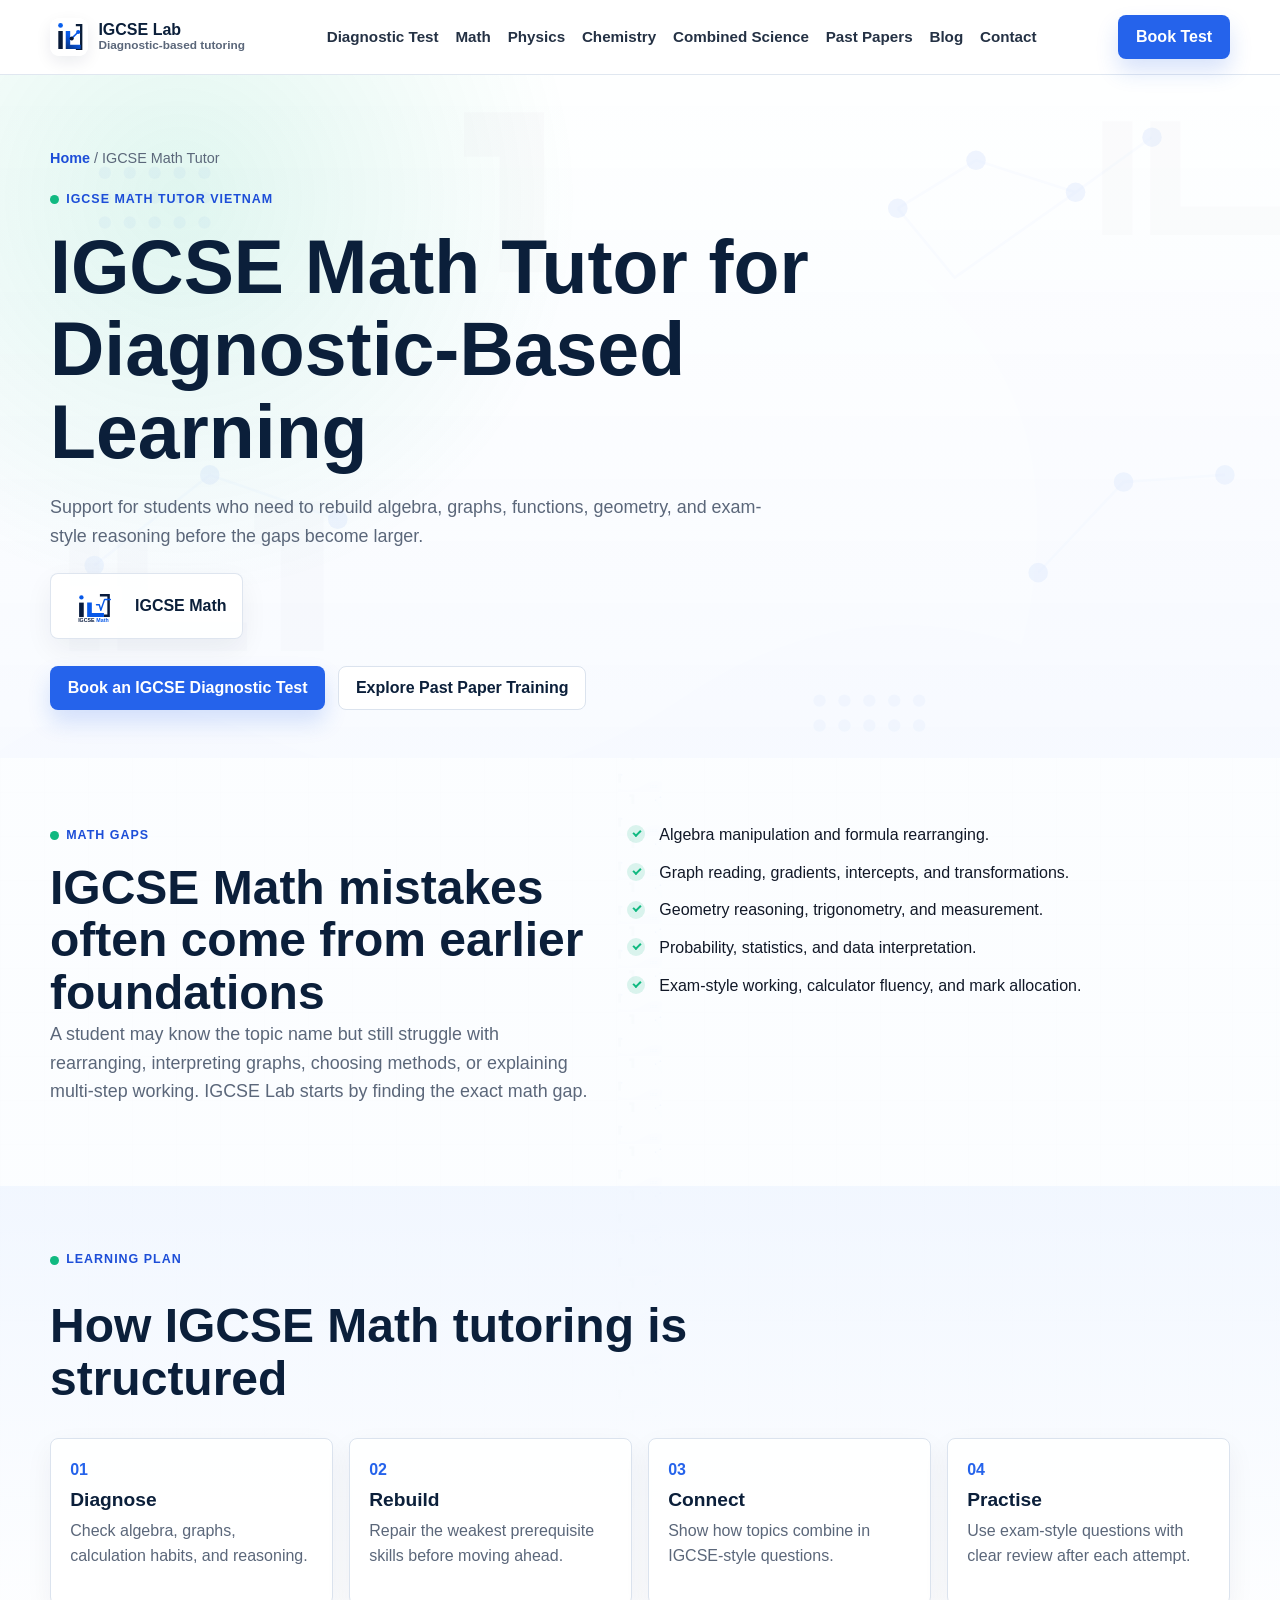
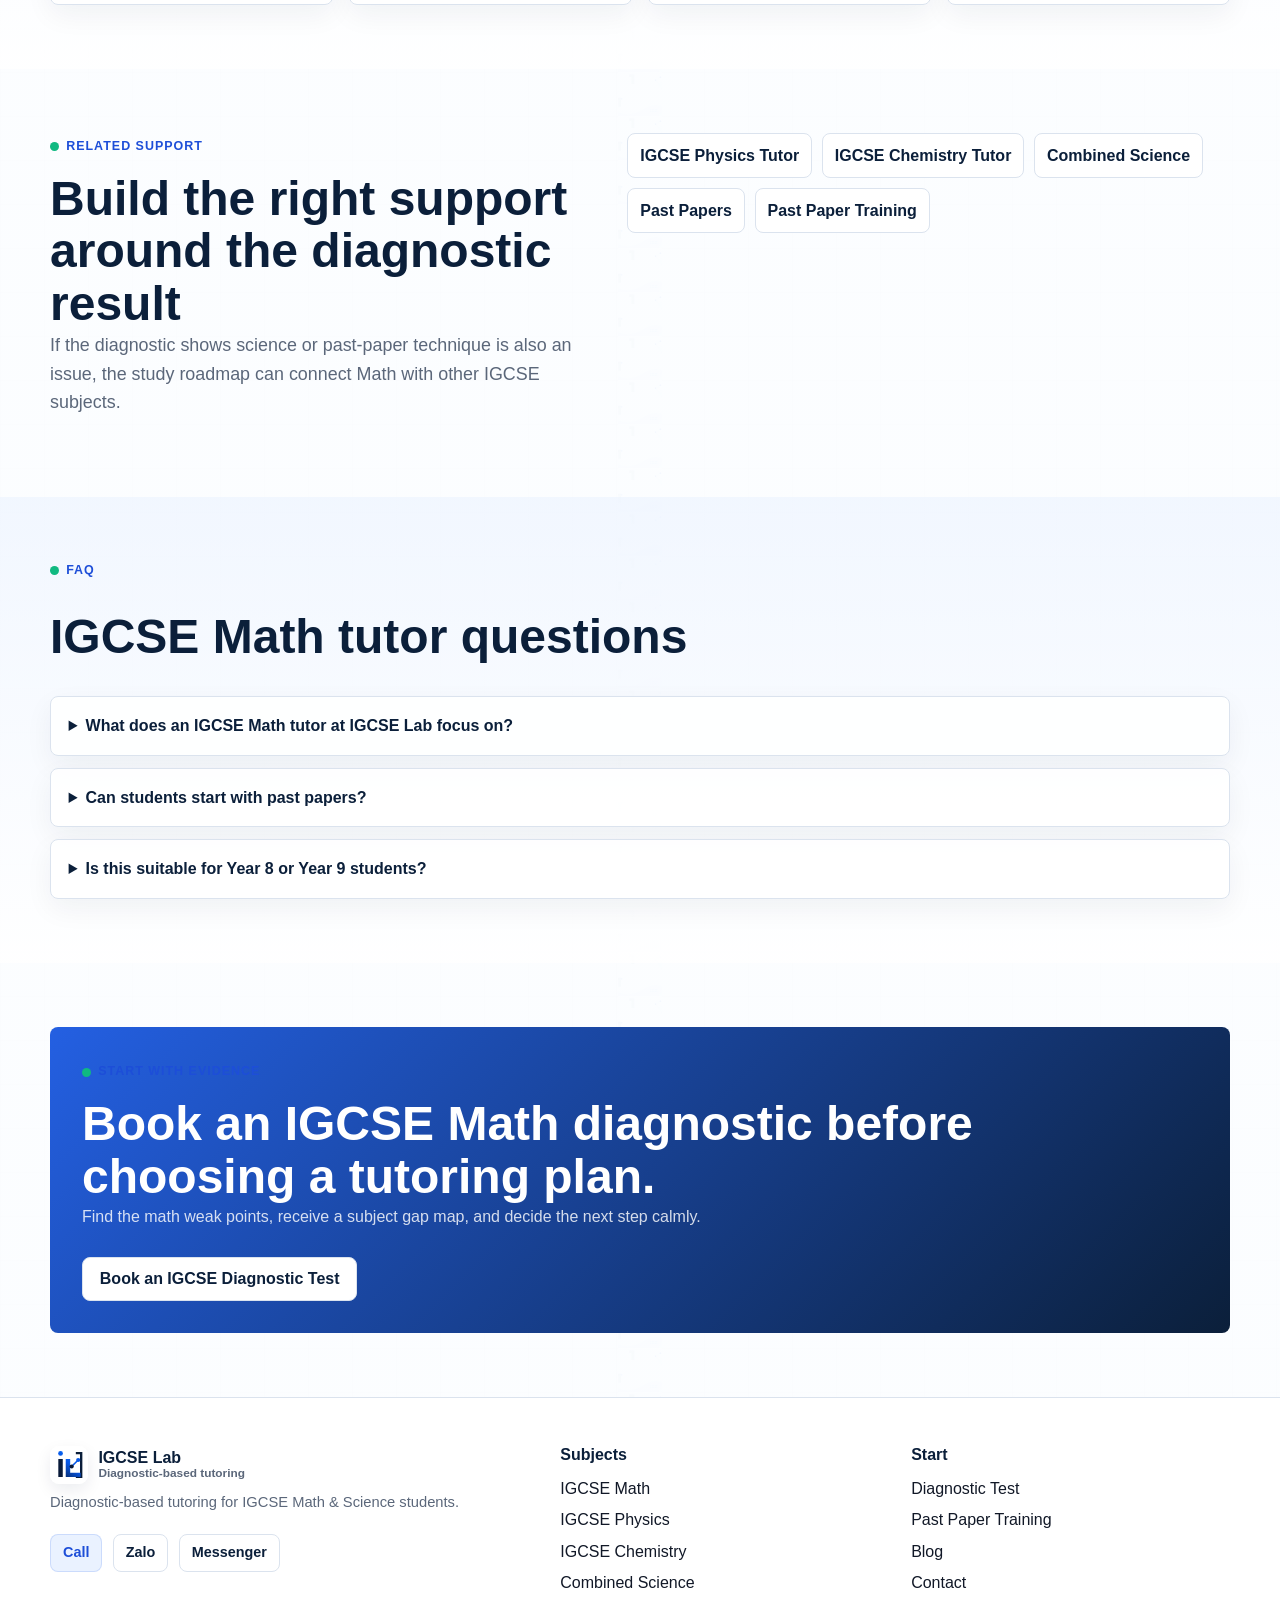
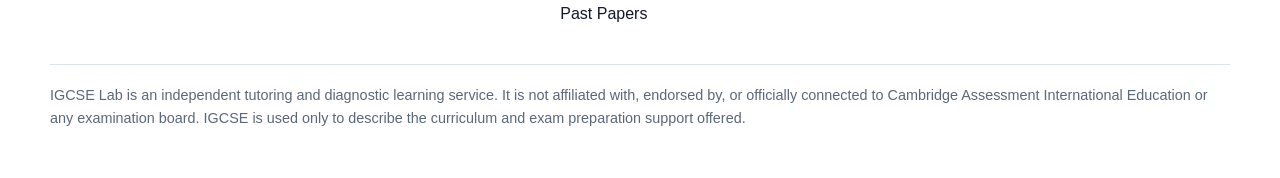
<file: igcse-math-tutor/index.html>
<!doctype html>
<html lang="en">
  <head>
    <meta charset="utf-8">
    <meta name="viewport" content="width=device-width, initial-scale=1">
    <base href="../">
    <title>IGCSE Math Tutor in Vietnam | Diagnostic-Based Math Support | IGCSE Lab</title>
    <meta name="description" content="IGCSE Math tutor support for Year 8-11 students in Vietnam, focused on algebra, graphs, functions, geometry, and exam-style reasoning after a diagnostic test.">
    <link rel="canonical" href="https://igcselab.com/igcse-math-tutor/">
    <link rel="icon" href="assets/img/brand/favicon.svg" type="image/svg+xml">
    <meta property="og:title" content="IGCSE Math Tutor in Vietnam | IGCSE Lab">
    <meta property="og:description" content="Diagnostic-based IGCSE Math tutoring for algebra, graphs, functions, geometry, and exam-style reasoning.">
    <meta property="og:image" content="https://igcselab.com/assets/img/igcse-diagnostic-workspace.png">
    <link rel="stylesheet" href="assets/css/styles.css">
    <script type="application/ld+json">
      {
        "@context": "https://schema.org",
        "@graph": [
          {"@type": "BreadcrumbList", "itemListElement": [
            {"@type": "ListItem", "position": 1, "name": "Home", "item": "https://igcselab.com/"},
            {"@type": "ListItem", "position": 2, "name": "IGCSE Math Tutor", "item": "https://igcselab.com/igcse-math-tutor/"}
          ]},
          {"@type": "Service", "name": "IGCSE Math Tutor", "provider": {"@type": "EducationalOrganization", "name": "IGCSE Lab"}, "areaServed": "Vietnam"},
          {"@type": "FAQPage", "mainEntity": [
            {"@type": "Question", "name": "What does an IGCSE Math tutor at IGCSE Lab focus on?", "acceptedAnswer": {"@type": "Answer", "text": "Support focuses on diagnosed weak points such as algebra, graphs, functions, geometry, probability, calculator use, and exam-style reasoning."}},
            {"@type": "Question", "name": "Can students start with past papers?", "acceptedAnswer": {"@type": "Answer", "text": "Students can use past papers, but IGCSE Lab recommends a diagnostic test first so practice targets the right gaps."}},
            {"@type": "Question", "name": "Is this suitable for Year 8 or Year 9 students?", "acceptedAnswer": {"@type": "Answer", "text": "Yes. Early support can help students rebuild foundations before IGCSE exam pressure increases."}}
          ]}
        ]
      }
    </script>
  </head>
  <body>
    <a class="skip-link" href="#main">Skip to content</a>
    <header class="site-header">
      <div class="nav-shell">
        <a class="brand" href="./" aria-label="IGCSE Lab homepage"><span class="brand-mark"><img src="assets/img/brand/igcse-lab-symbol.svg" alt="" width="38" height="38"></span><span class="brand-copy">IGCSE Lab <small>Diagnostic-based tutoring</small></span></a>
        <nav class="nav-links" data-nav-links aria-label="Main navigation">
          <a href="igcse-diagnostic-test/">Diagnostic Test</a>
          <a href="igcse-math-tutor/">Math</a>
          <a href="igcse-physics-tutor/">Physics</a>
          <a href="igcse-chemistry-tutor/">Chemistry</a>
          <a href="igcse-combined-science-tutor/">Combined Science</a><a href="igcse-past-paper-training/">Past Papers</a>
          <a href="blog/">Blog</a>
          <a href="contact/">Contact</a>
        </nav>
        <div class="nav-actions">
          <a class="button button-primary" href="igcse-diagnostic-test/">Book Test</a>
          <button class="menu-toggle" type="button" data-menu-toggle aria-label="Open menu" aria-expanded="false"><span></span><span></span><span></span></button>
        </div>
      </div>
    </header>

    <main id="main">
      <section class="page-hero">
        <div class="container">
          <nav class="breadcrumbs" aria-label="Breadcrumbs"><a href="./">Home</a> / IGCSE Math Tutor</nav>
          <span class="eyebrow">IGCSE Math Tutor Vietnam</span>
          <h1>IGCSE Math Tutor for Diagnostic-Based Learning</h1>
          <p class="subtitle">Support for students who need to rebuild algebra, graphs, functions, geometry, and exam-style reasoning before the gaps become larger.</p><div class="subject-hero-badge"><img src="assets/img/brand/subject-math.svg" alt="" width="56" height="42"><span>IGCSE Math</span></div>
          <div class="hero-actions">
            <a class="button button-primary" href="igcse-diagnostic-test/">Book an IGCSE Diagnostic Test</a>
            <a class="button button-secondary" href="igcse-past-paper-training/">Explore Past Paper Training</a>
          </div>
        </div>
      </section>

      <section class="section">
        <div class="container split">
          <div>
            <span class="eyebrow">Math gaps</span>
            <h2>IGCSE Math mistakes often come from earlier foundations</h2>
            <p class="section-lead">A student may know the topic name but still struggle with rearranging, interpreting graphs, choosing methods, or explaining multi-step working. IGCSE Lab starts by finding the exact math gap.</p>
          </div>
          <ul class="check-list">
            <li>Algebra manipulation and formula rearranging.</li>
            <li>Graph reading, gradients, intercepts, and transformations.</li>
            <li>Geometry reasoning, trigonometry, and measurement.</li>
            <li>Probability, statistics, and data interpretation.</li>
            <li>Exam-style working, calculator fluency, and mark allocation.</li>
          </ul>
        </div>
      </section>

      <section class="section section-alt">
        <div class="container">
          <div class="section-header">
            <span class="eyebrow">Learning plan</span>
            <h2>How IGCSE Math tutoring is structured</h2>
          </div>
          <div class="grid grid-4 process">
            <div class="card"><h3>Diagnose</h3><p>Check algebra, graphs, calculation habits, and reasoning.</p></div>
            <div class="card"><h3>Rebuild</h3><p>Repair the weakest prerequisite skills before moving ahead.</p></div>
            <div class="card"><h3>Connect</h3><p>Show how topics combine in IGCSE-style questions.</p></div>
            <div class="card"><h3>Practise</h3><p>Use exam-style questions with clear review after each attempt.</p></div>
          </div>
        </div>
      </section>

      <section class="section">
        <div class="container split">
          <div>
            <span class="eyebrow">Related support</span>
            <h2>Build the right support around the diagnostic result</h2>
            <p class="section-lead">If the diagnostic shows science or past-paper technique is also an issue, the study roadmap can connect Math with other IGCSE subjects.</p>
          </div>
          <div class="mini-nav">
            <a href="igcse-physics-tutor/">IGCSE Physics Tutor</a>
            <a href="igcse-chemistry-tutor/">IGCSE Chemistry Tutor</a>
            <a href="igcse-combined-science-tutor/">Combined Science</a><a href="igcse-past-paper-training/">Past Papers</a>
            <a href="igcse-past-paper-training/">Past Paper Training</a>
          </div>
        </div>
      </section>

      <section class="section section-alt">
        <div class="container">
          <div class="section-header">
            <span class="eyebrow">FAQ</span>
            <h2>IGCSE Math tutor questions</h2>
          </div>
          <div class="faq">
            <details><summary>What does an IGCSE Math tutor at IGCSE Lab focus on?</summary><p>Support focuses on diagnosed weak points such as algebra, graphs, functions, geometry, probability, calculator use, and exam-style reasoning.</p></details>
            <details><summary>Can students start with past papers?</summary><p>Students can use past papers, but IGCSE Lab recommends a diagnostic test first so practice targets the right gaps.</p></details>
            <details><summary>Is this suitable for Year 8 or Year 9 students?</summary><p>Yes. Early support can help students rebuild foundations before IGCSE exam pressure increases.</p></details>
          </div>
        </div>
      </section>

      <section class="section">
        <div class="container">
          <div class="cta-band">
            <span class="eyebrow">Start with evidence</span>
            <h2>Book an IGCSE Math diagnostic before choosing a tutoring plan.</h2>
            <p>Find the math weak points, receive a subject gap map, and decide the next step calmly.</p>
            <div class="section-actions"><a class="button button-secondary" href="igcse-diagnostic-test/">Book an IGCSE Diagnostic Test</a></div>
          </div>
        </div>
      </section>
    </main>

    <footer class="site-footer">
      <div class="container">
        <div class="footer-grid">
          <div><a class="brand" href="./"><span class="brand-mark"><img src="assets/img/brand/igcse-lab-symbol.svg" alt="" width="38" height="38"></span><span class="brand-copy">IGCSE Lab <small>Diagnostic-based tutoring</small></span></a><p class="microcopy">Diagnostic-based tutoring for IGCSE Math &amp; Science students.</p><div class="footer-contact-actions" aria-label="Quick contact links"><!-- TODO: replace with official IGCSE Lab contact --><a class="button button-soft" href="tel:+84XXXXXXXXX">Call</a><!-- TODO: replace with official IGCSE Lab contact --><a class="button button-secondary" href="https://zalo.me/XXXXXXXXXX">Zalo</a><!-- TODO: replace with official IGCSE Lab contact --><a class="button button-secondary" href="https://m.me/igcselab">Messenger</a></div></div>
          <div><h3>Subjects</h3><ul><li><a href="igcse-math-tutor/">IGCSE Math</a></li><li><a href="igcse-physics-tutor/">IGCSE Physics</a></li><li><a href="igcse-chemistry-tutor/">IGCSE Chemistry</a></li><li><a href="igcse-combined-science-tutor/">Combined Science</a></li><li><a href="igcse-past-paper-training/">Past Papers</a></li></ul></div>
          <div><h3>Start</h3><ul><li><a href="igcse-diagnostic-test/">Diagnostic Test</a></li><li><a href="igcse-past-paper-training/">Past Paper Training</a></li><li><a href="blog/">Blog</a></li><li><a href="contact/">Contact</a></li></ul></div>
        </div>
        <p class="disclaimer">IGCSE Lab is an independent tutoring and diagnostic learning service. It is not affiliated with, endorsed by, or officially connected to Cambridge Assessment International Education or any examination board. IGCSE is used only to describe the curriculum and exam preparation support offered.</p>
      </div>
    </footer>
    <div class="mobile-sticky-cta" aria-label="Quick booking actions">
      <a class="button button-primary" href="igcse-diagnostic-test/#booking">Book Diagnostic Test</a>
      <a class="button button-secondary" href="https://zalo.me/XXXXXXXXXX">Zalo</a>
      <a class="button button-secondary" href="tel:+84XXXXXXXXX">Call</a>
    </div>
    <script src="assets/js/main.js" defer></script>
  </body>
</html>
</file>
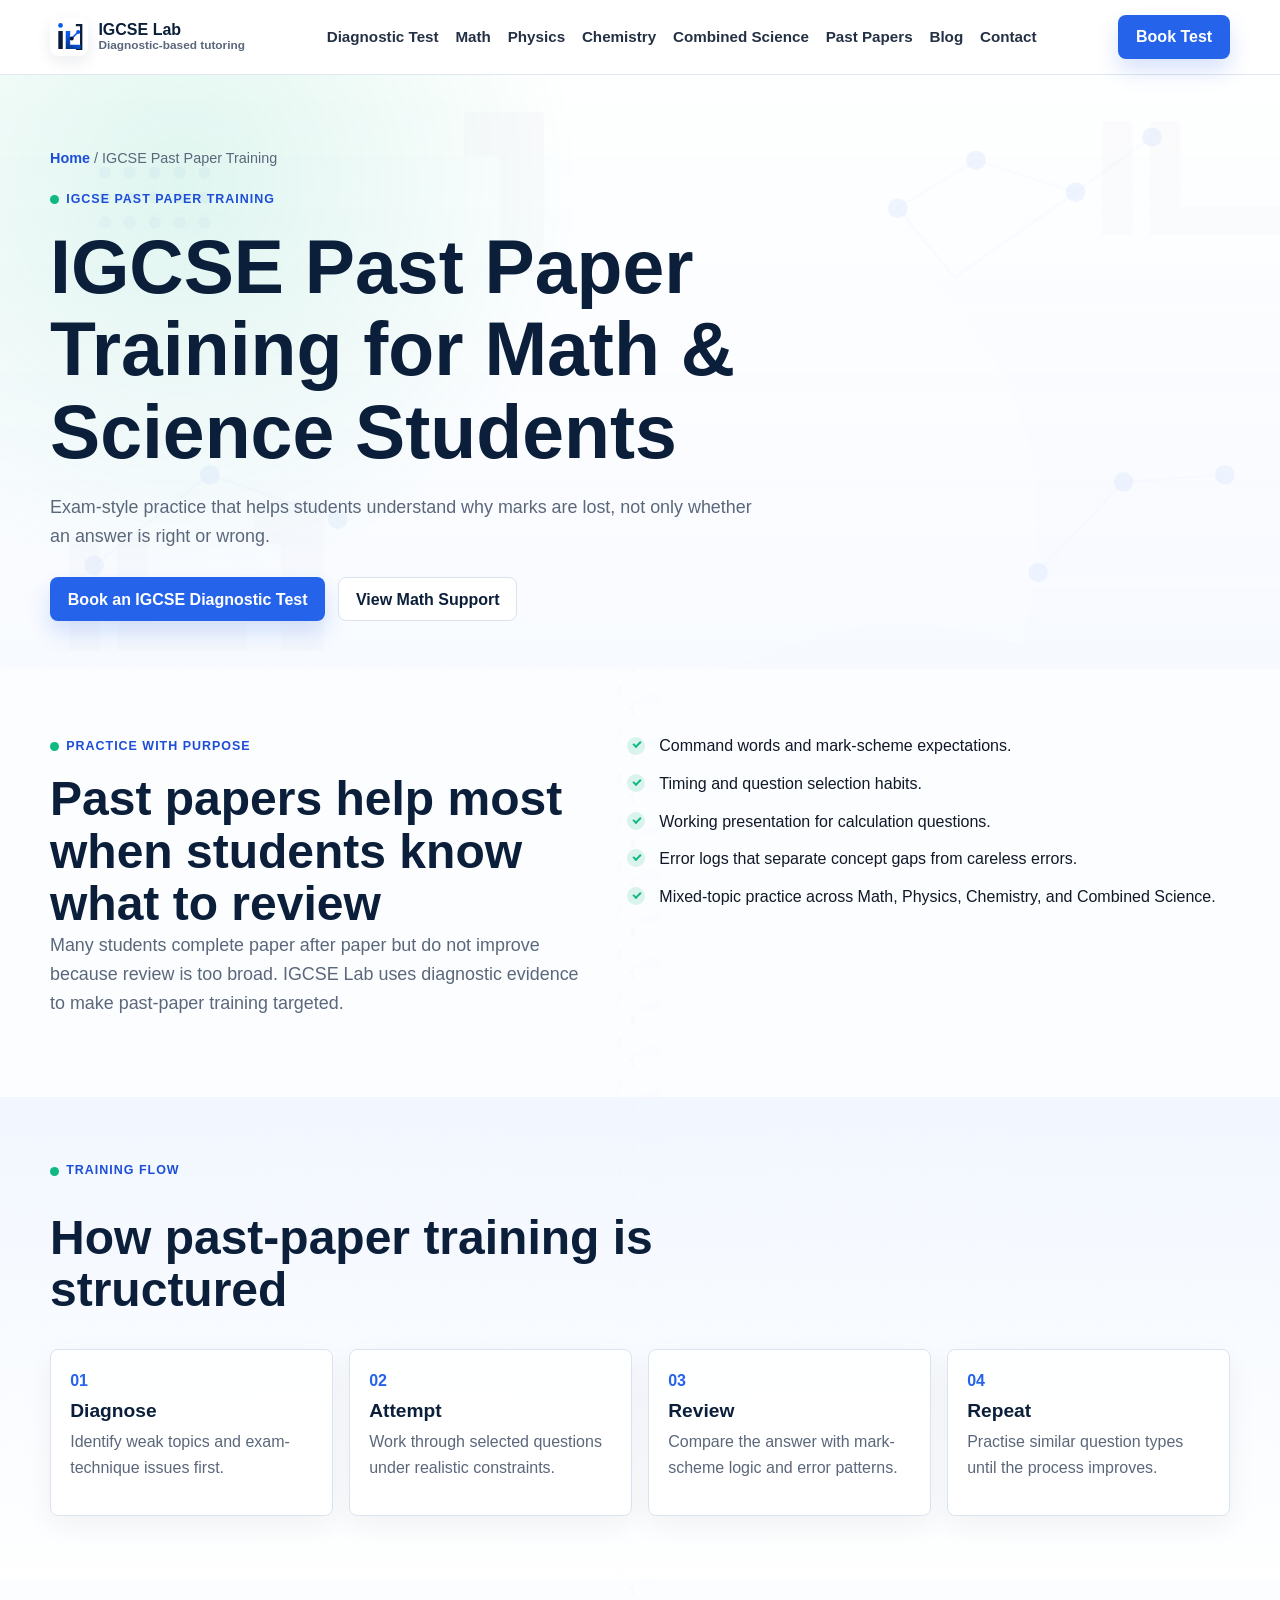
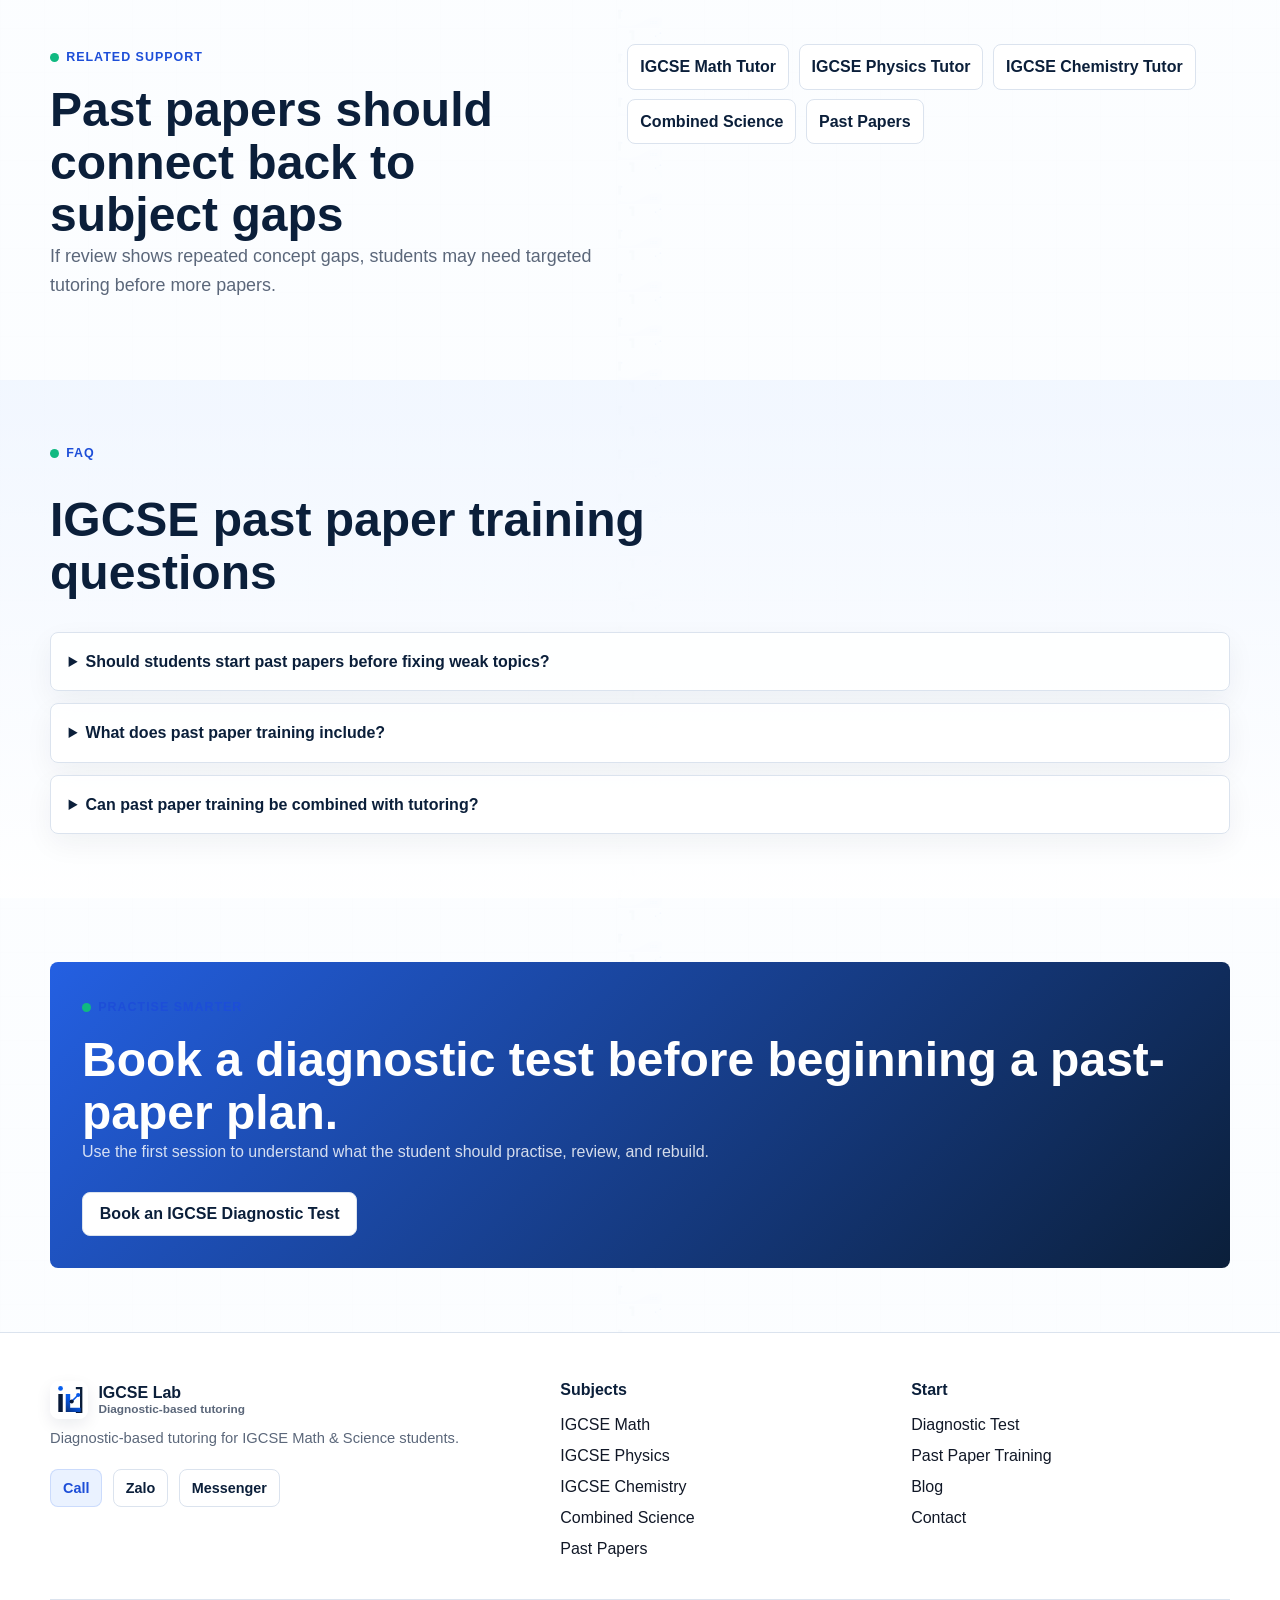
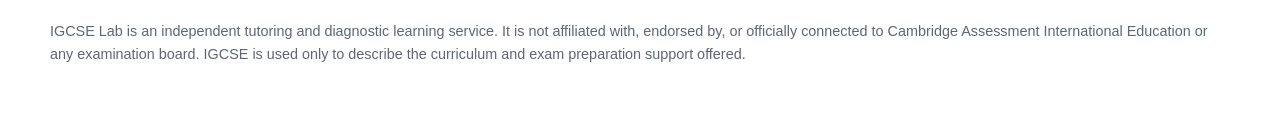
<file: igcse-past-paper-training/index.html>
<!doctype html>
<html lang="en">
  <head>
    <meta charset="utf-8">
    <meta name="viewport" content="width=device-width, initial-scale=1">
    <base href="../">
    <title>IGCSE Past Paper Training for Math &amp; Science | IGCSE Lab</title>
    <meta name="description" content="IGCSE past paper training for Math and Science students who need better exam technique, command-word understanding, timing, and review habits.">
    <link rel="canonical" href="https://igcselab.com/igcse-past-paper-training/">
    <link rel="icon" href="assets/img/brand/favicon.svg" type="image/svg+xml">
    <meta property="og:title" content="IGCSE Past Paper Training for Math &amp; Science | IGCSE Lab">
    <meta property="og:description" content="Past-paper practice built around weak point diagnosis, exam technique, and targeted review.">
    <meta property="og:image" content="https://igcselab.com/assets/img/igcse-diagnostic-workspace.png">
    <link rel="stylesheet" href="assets/css/styles.css">
    <script type="application/ld+json">
      {"@context":"https://schema.org","@graph":[
        {"@type":"BreadcrumbList","itemListElement":[{"@type":"ListItem","position":1,"name":"Home","item":"https://igcselab.com/"},{"@type":"ListItem","position":2,"name":"IGCSE Past Paper Training","item":"https://igcselab.com/igcse-past-paper-training/"}]},
        {"@type":"Service","name":"IGCSE Past Paper Training","provider":{"@type":"EducationalOrganization","name":"IGCSE Lab"},"areaServed":"Vietnam"},
        {"@type":"FAQPage","mainEntity":[
          {"@type":"Question","name":"Should students start past papers before fixing weak topics?","acceptedAnswer":{"@type":"Answer","text":"Past papers are useful, but they work best after weak points are identified so review is targeted."}},
          {"@type":"Question","name":"What does past paper training include?","acceptedAnswer":{"@type":"Answer","text":"Training can include timing strategy, command words, mark scheme interpretation, working presentation, and error review."}},
          {"@type":"Question","name":"Can past paper training be combined with tutoring?","acceptedAnswer":{"@type":"Answer","text":"Yes. Many students use targeted tutoring to rebuild weak skills and past-paper training to apply them under exam conditions."}}
        ]}
      ]}
    </script>
  </head>
  <body>
    <a class="skip-link" href="#main">Skip to content</a>
    <header class="site-header"><div class="nav-shell"><a class="brand" href="./" aria-label="IGCSE Lab homepage"><span class="brand-mark"><img src="assets/img/brand/igcse-lab-symbol.svg" alt="" width="38" height="38"></span><span class="brand-copy">IGCSE Lab <small>Diagnostic-based tutoring</small></span></a><nav class="nav-links" data-nav-links aria-label="Main navigation"><a href="igcse-diagnostic-test/">Diagnostic Test</a><a href="igcse-math-tutor/">Math</a><a href="igcse-physics-tutor/">Physics</a><a href="igcse-chemistry-tutor/">Chemistry</a><a href="igcse-combined-science-tutor/">Combined Science</a><a href="igcse-past-paper-training/">Past Papers</a><a href="blog/">Blog</a><a href="contact/">Contact</a></nav><div class="nav-actions"><a class="button button-primary" href="igcse-diagnostic-test/">Book Test</a><button class="menu-toggle" type="button" data-menu-toggle aria-label="Open menu" aria-expanded="false"><span></span><span></span><span></span></button></div></div></header>

    <main id="main">
      <section class="page-hero">
        <div class="container">
          <nav class="breadcrumbs" aria-label="Breadcrumbs"><a href="./">Home</a> / IGCSE Past Paper Training</nav>
          <span class="eyebrow">IGCSE Past Paper Training</span>
          <h1>IGCSE Past Paper Training for Math &amp; Science Students</h1>
          <p class="subtitle">Exam-style practice that helps students understand why marks are lost, not only whether an answer is right or wrong.</p>
          <div class="hero-actions"><a class="button button-primary" href="igcse-diagnostic-test/">Book an IGCSE Diagnostic Test</a><a class="button button-secondary" href="igcse-math-tutor/">View Math Support</a></div>
        </div>
      </section>

      <section class="section">
        <div class="container split">
          <div><span class="eyebrow">Practice with purpose</span><h2>Past papers help most when students know what to review</h2><p class="section-lead">Many students complete paper after paper but do not improve because review is too broad. IGCSE Lab uses diagnostic evidence to make past-paper training targeted.</p></div>
          <ul class="check-list"><li>Command words and mark-scheme expectations.</li><li>Timing and question selection habits.</li><li>Working presentation for calculation questions.</li><li>Error logs that separate concept gaps from careless errors.</li><li>Mixed-topic practice across Math, Physics, Chemistry, and Combined Science.</li></ul>
        </div>
      </section>

      <section class="section section-alt">
        <div class="container">
          <div class="section-header"><span class="eyebrow">Training flow</span><h2>How past-paper training is structured</h2></div>
          <div class="grid grid-4 process">
            <div class="card"><h3>Diagnose</h3><p>Identify weak topics and exam-technique issues first.</p></div>
            <div class="card"><h3>Attempt</h3><p>Work through selected questions under realistic constraints.</p></div>
            <div class="card"><h3>Review</h3><p>Compare the answer with mark-scheme logic and error patterns.</p></div>
            <div class="card"><h3>Repeat</h3><p>Practise similar question types until the process improves.</p></div>
          </div>
        </div>
      </section>

      <section class="section">
        <div class="container split">
          <div><span class="eyebrow">Related support</span><h2>Past papers should connect back to subject gaps</h2><p class="section-lead">If review shows repeated concept gaps, students may need targeted tutoring before more papers.</p></div>
          <div class="mini-nav"><a href="igcse-math-tutor/">IGCSE Math Tutor</a><a href="igcse-physics-tutor/">IGCSE Physics Tutor</a><a href="igcse-chemistry-tutor/">IGCSE Chemistry Tutor</a><a href="igcse-combined-science-tutor/">Combined Science</a><a href="igcse-past-paper-training/">Past Papers</a></div>
        </div>
      </section>

      <section class="section section-alt">
        <div class="container">
          <div class="section-header"><span class="eyebrow">FAQ</span><h2>IGCSE past paper training questions</h2></div>
          <div class="faq">
            <details><summary>Should students start past papers before fixing weak topics?</summary><p>Past papers are useful, but they work best after weak points are identified so review is targeted.</p></details>
            <details><summary>What does past paper training include?</summary><p>Training can include timing strategy, command words, mark scheme interpretation, working presentation, and error review.</p></details>
            <details><summary>Can past paper training be combined with tutoring?</summary><p>Yes. Many students use targeted tutoring to rebuild weak skills and past-paper training to apply them under exam conditions.</p></details>
          </div>
        </div>
      </section>

      <section class="section"><div class="container"><div class="cta-band"><span class="eyebrow">Practise smarter</span><h2>Book a diagnostic test before beginning a past-paper plan.</h2><p>Use the first session to understand what the student should practise, review, and rebuild.</p><div class="section-actions"><a class="button button-secondary" href="igcse-diagnostic-test/">Book an IGCSE Diagnostic Test</a></div></div></div></section>
    </main>

    <footer class="site-footer"><div class="container"><div class="footer-grid"><div><a class="brand" href="./"><span class="brand-mark"><img src="assets/img/brand/igcse-lab-symbol.svg" alt="" width="38" height="38"></span><span class="brand-copy">IGCSE Lab <small>Diagnostic-based tutoring</small></span></a><p class="microcopy">Diagnostic-based tutoring for IGCSE Math &amp; Science students.</p><div class="footer-contact-actions" aria-label="Quick contact links"><!-- TODO: replace with official IGCSE Lab contact --><a class="button button-soft" href="tel:+84XXXXXXXXX">Call</a><!-- TODO: replace with official IGCSE Lab contact --><a class="button button-secondary" href="https://zalo.me/XXXXXXXXXX">Zalo</a><!-- TODO: replace with official IGCSE Lab contact --><a class="button button-secondary" href="https://m.me/igcselab">Messenger</a></div></div><div><h3>Subjects</h3><ul><li><a href="igcse-math-tutor/">IGCSE Math</a></li><li><a href="igcse-physics-tutor/">IGCSE Physics</a></li><li><a href="igcse-chemistry-tutor/">IGCSE Chemistry</a></li><li><a href="igcse-combined-science-tutor/">Combined Science</a></li><li><a href="igcse-past-paper-training/">Past Papers</a></li></ul></div><div><h3>Start</h3><ul><li><a href="igcse-diagnostic-test/">Diagnostic Test</a></li><li><a href="igcse-past-paper-training/">Past Paper Training</a></li><li><a href="blog/">Blog</a></li><li><a href="contact/">Contact</a></li></ul></div></div><p class="disclaimer">IGCSE Lab is an independent tutoring and diagnostic learning service. It is not affiliated with, endorsed by, or officially connected to Cambridge Assessment International Education or any examination board. IGCSE is used only to describe the curriculum and exam preparation support offered.</p></div></footer>
    <div class="mobile-sticky-cta" aria-label="Quick booking actions">
      <a class="button button-primary" href="igcse-diagnostic-test/#booking">Book Diagnostic Test</a>
      <a class="button button-secondary" href="https://zalo.me/XXXXXXXXXX">Zalo</a>
      <a class="button button-secondary" href="tel:+84XXXXXXXXX">Call</a>
    </div>
    <script src="assets/js/main.js" defer></script>
  </body>
</html>
</file>
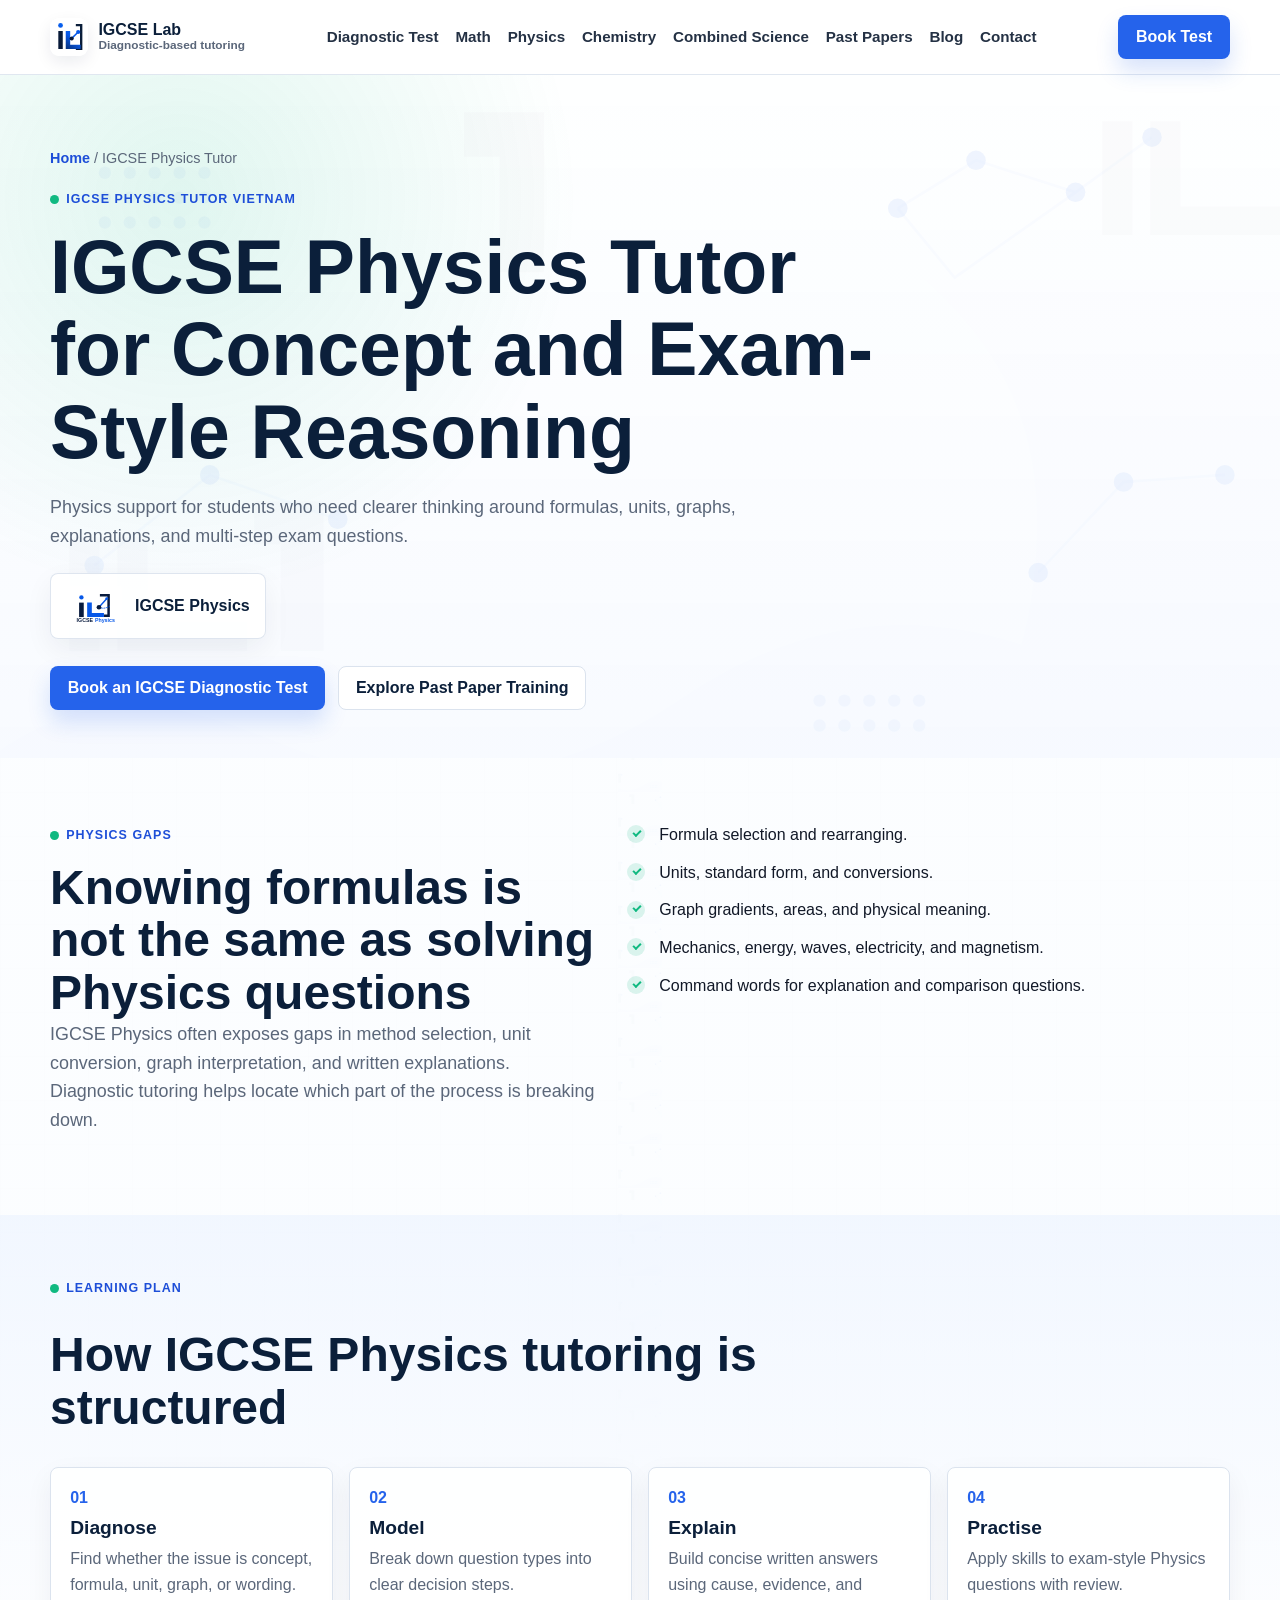
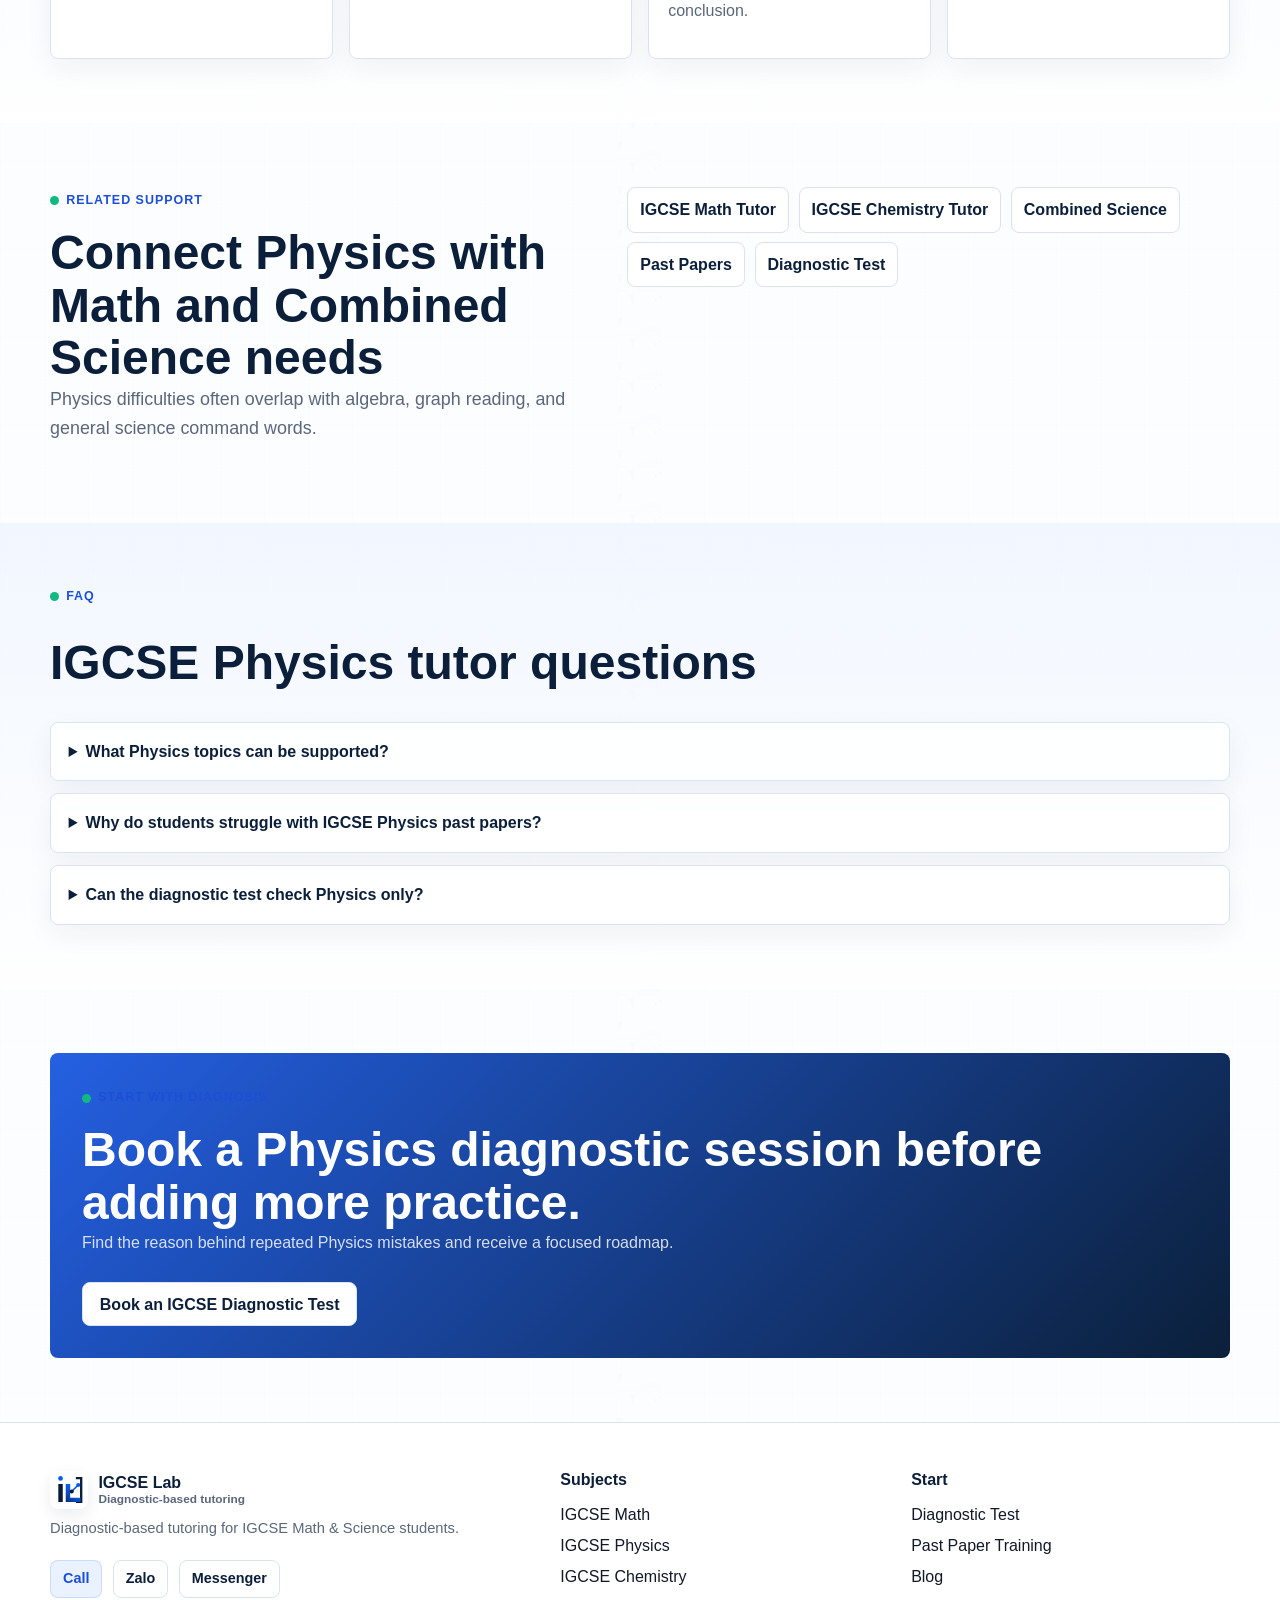
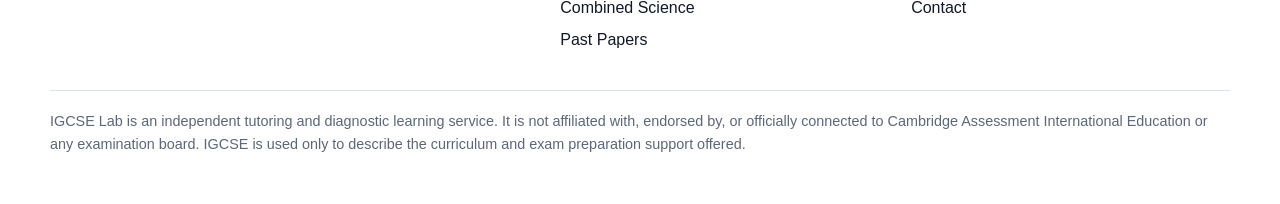
<file: igcse-physics-tutor/index.html>
<!doctype html>
<html lang="en">
  <head>
    <meta charset="utf-8">
    <meta name="viewport" content="width=device-width, initial-scale=1">
    <base href="../">
    <title>IGCSE Physics Tutor in Vietnam | Formula, Graph and Exam Support | IGCSE Lab</title>
    <meta name="description" content="Diagnostic-based IGCSE Physics tutor support for formulas, units, graphs, electricity, mechanics, waves, and exam explanation skills.">
    <link rel="canonical" href="https://igcselab.com/igcse-physics-tutor/">
    <link rel="icon" href="assets/img/brand/favicon.svg" type="image/svg+xml">
    <meta property="og:title" content="IGCSE Physics Tutor in Vietnam | IGCSE Lab">
    <meta property="og:description" content="Physics tutoring built around diagnostic gaps in concepts, formulas, graphs, and command words.">
    <meta property="og:image" content="https://igcselab.com/assets/img/igcse-diagnostic-workspace.png">
    <link rel="stylesheet" href="assets/css/styles.css">
    <script type="application/ld+json">
      {"@context":"https://schema.org","@graph":[
        {"@type":"BreadcrumbList","itemListElement":[{"@type":"ListItem","position":1,"name":"Home","item":"https://igcselab.com/"},{"@type":"ListItem","position":2,"name":"IGCSE Physics Tutor","item":"https://igcselab.com/igcse-physics-tutor/"}]},
        {"@type":"Service","name":"IGCSE Physics Tutor","provider":{"@type":"EducationalOrganization","name":"IGCSE Lab"},"areaServed":"Vietnam"},
        {"@type":"FAQPage","mainEntity":[
          {"@type":"Question","name":"What Physics topics can be supported?","acceptedAnswer":{"@type":"Answer","text":"Support can cover mechanics, energy, waves, electricity, magnetism, thermal physics, radioactivity, space physics, units, formulas, and graphs."}},
          {"@type":"Question","name":"Why do students struggle with IGCSE Physics past papers?","acceptedAnswer":{"@type":"Answer","text":"Many students can recall formulas but struggle to choose the right formula, convert units, interpret graphs, or explain reasoning in exam wording."}},
          {"@type":"Question","name":"Can the diagnostic test check Physics only?","acceptedAnswer":{"@type":"Answer","text":"Yes. The diagnostic session can focus on Physics if that is the main concern."}}
        ]}
      ]}
    </script>
  </head>
  <body>
    <a class="skip-link" href="#main">Skip to content</a>
    <header class="site-header">
      <div class="nav-shell">
        <a class="brand" href="./" aria-label="IGCSE Lab homepage"><span class="brand-mark"><img src="assets/img/brand/igcse-lab-symbol.svg" alt="" width="38" height="38"></span><span class="brand-copy">IGCSE Lab <small>Diagnostic-based tutoring</small></span></a>
        <nav class="nav-links" data-nav-links aria-label="Main navigation"><a href="igcse-diagnostic-test/">Diagnostic Test</a><a href="igcse-math-tutor/">Math</a><a href="igcse-physics-tutor/">Physics</a><a href="igcse-chemistry-tutor/">Chemistry</a><a href="igcse-combined-science-tutor/">Combined Science</a><a href="igcse-past-paper-training/">Past Papers</a><a href="blog/">Blog</a><a href="contact/">Contact</a></nav>
        <div class="nav-actions"><a class="button button-primary" href="igcse-diagnostic-test/">Book Test</a><button class="menu-toggle" type="button" data-menu-toggle aria-label="Open menu" aria-expanded="false"><span></span><span></span><span></span></button></div>
      </div>
    </header>

    <main id="main">
      <section class="page-hero">
        <div class="container">
          <nav class="breadcrumbs" aria-label="Breadcrumbs"><a href="./">Home</a> / IGCSE Physics Tutor</nav>
          <span class="eyebrow">IGCSE Physics Tutor Vietnam</span>
          <h1>IGCSE Physics Tutor for Concept and Exam-Style Reasoning</h1>
          <p class="subtitle">Physics support for students who need clearer thinking around formulas, units, graphs, explanations, and multi-step exam questions.</p><div class="subject-hero-badge"><img src="assets/img/brand/subject-physics.svg" alt="" width="56" height="42"><span>IGCSE Physics</span></div>
          <div class="hero-actions"><a class="button button-primary" href="igcse-diagnostic-test/">Book an IGCSE Diagnostic Test</a><a class="button button-secondary" href="igcse-past-paper-training/">Explore Past Paper Training</a></div>
        </div>
      </section>

      <section class="section">
        <div class="container split">
          <div><span class="eyebrow">Physics gaps</span><h2>Knowing formulas is not the same as solving Physics questions</h2><p class="section-lead">IGCSE Physics often exposes gaps in method selection, unit conversion, graph interpretation, and written explanations. Diagnostic tutoring helps locate which part of the process is breaking down.</p></div>
          <ul class="check-list"><li>Formula selection and rearranging.</li><li>Units, standard form, and conversions.</li><li>Graph gradients, areas, and physical meaning.</li><li>Mechanics, energy, waves, electricity, and magnetism.</li><li>Command words for explanation and comparison questions.</li></ul>
        </div>
      </section>

      <section class="section section-alt">
        <div class="container">
          <div class="section-header"><span class="eyebrow">Learning plan</span><h2>How IGCSE Physics tutoring is structured</h2></div>
          <div class="grid grid-4 process">
            <div class="card"><h3>Diagnose</h3><p>Find whether the issue is concept, formula, unit, graph, or wording.</p></div>
            <div class="card"><h3>Model</h3><p>Break down question types into clear decision steps.</p></div>
            <div class="card"><h3>Explain</h3><p>Build concise written answers using cause, evidence, and conclusion.</p></div>
            <div class="card"><h3>Practise</h3><p>Apply skills to exam-style Physics questions with review.</p></div>
          </div>
        </div>
      </section>

      <section class="section">
        <div class="container split">
          <div><span class="eyebrow">Related support</span><h2>Connect Physics with Math and Combined Science needs</h2><p class="section-lead">Physics difficulties often overlap with algebra, graph reading, and general science command words.</p></div>
          <div class="mini-nav"><a href="igcse-math-tutor/">IGCSE Math Tutor</a><a href="igcse-chemistry-tutor/">IGCSE Chemistry Tutor</a><a href="igcse-combined-science-tutor/">Combined Science</a><a href="igcse-past-paper-training/">Past Papers</a><a href="igcse-diagnostic-test/">Diagnostic Test</a></div>
        </div>
      </section>

      <section class="section section-alt">
        <div class="container">
          <div class="section-header"><span class="eyebrow">FAQ</span><h2>IGCSE Physics tutor questions</h2></div>
          <div class="faq">
            <details><summary>What Physics topics can be supported?</summary><p>Support can cover mechanics, energy, waves, electricity, magnetism, thermal physics, radioactivity, space physics, units, formulas, and graphs.</p></details>
            <details><summary>Why do students struggle with IGCSE Physics past papers?</summary><p>Many students can recall formulas but struggle to choose the right formula, convert units, interpret graphs, or explain reasoning in exam wording.</p></details>
            <details><summary>Can the diagnostic test check Physics only?</summary><p>Yes. The diagnostic session can focus on Physics if that is the main concern.</p></details>
          </div>
        </div>
      </section>

      <section class="section"><div class="container"><div class="cta-band"><span class="eyebrow">Start with diagnosis</span><h2>Book a Physics diagnostic session before adding more practice.</h2><p>Find the reason behind repeated Physics mistakes and receive a focused roadmap.</p><div class="section-actions"><a class="button button-secondary" href="igcse-diagnostic-test/">Book an IGCSE Diagnostic Test</a></div></div></div></section>
    </main>

    <footer class="site-footer"><div class="container"><div class="footer-grid"><div><a class="brand" href="./"><span class="brand-mark"><img src="assets/img/brand/igcse-lab-symbol.svg" alt="" width="38" height="38"></span><span class="brand-copy">IGCSE Lab <small>Diagnostic-based tutoring</small></span></a><p class="microcopy">Diagnostic-based tutoring for IGCSE Math &amp; Science students.</p><div class="footer-contact-actions" aria-label="Quick contact links"><!-- TODO: replace with official IGCSE Lab contact --><a class="button button-soft" href="tel:+84XXXXXXXXX">Call</a><!-- TODO: replace with official IGCSE Lab contact --><a class="button button-secondary" href="https://zalo.me/XXXXXXXXXX">Zalo</a><!-- TODO: replace with official IGCSE Lab contact --><a class="button button-secondary" href="https://m.me/igcselab">Messenger</a></div></div><div><h3>Subjects</h3><ul><li><a href="igcse-math-tutor/">IGCSE Math</a></li><li><a href="igcse-physics-tutor/">IGCSE Physics</a></li><li><a href="igcse-chemistry-tutor/">IGCSE Chemistry</a></li><li><a href="igcse-combined-science-tutor/">Combined Science</a></li><li><a href="igcse-past-paper-training/">Past Papers</a></li></ul></div><div><h3>Start</h3><ul><li><a href="igcse-diagnostic-test/">Diagnostic Test</a></li><li><a href="igcse-past-paper-training/">Past Paper Training</a></li><li><a href="blog/">Blog</a></li><li><a href="contact/">Contact</a></li></ul></div></div><p class="disclaimer">IGCSE Lab is an independent tutoring and diagnostic learning service. It is not affiliated with, endorsed by, or officially connected to Cambridge Assessment International Education or any examination board. IGCSE is used only to describe the curriculum and exam preparation support offered.</p></div></footer>
    <div class="mobile-sticky-cta" aria-label="Quick booking actions">
      <a class="button button-primary" href="igcse-diagnostic-test/#booking">Book Diagnostic Test</a>
      <a class="button button-secondary" href="https://zalo.me/XXXXXXXXXX">Zalo</a>
      <a class="button button-secondary" href="tel:+84XXXXXXXXX">Call</a>
    </div>
    <script src="assets/js/main.js" defer></script>
  </body>
</html>
</file>
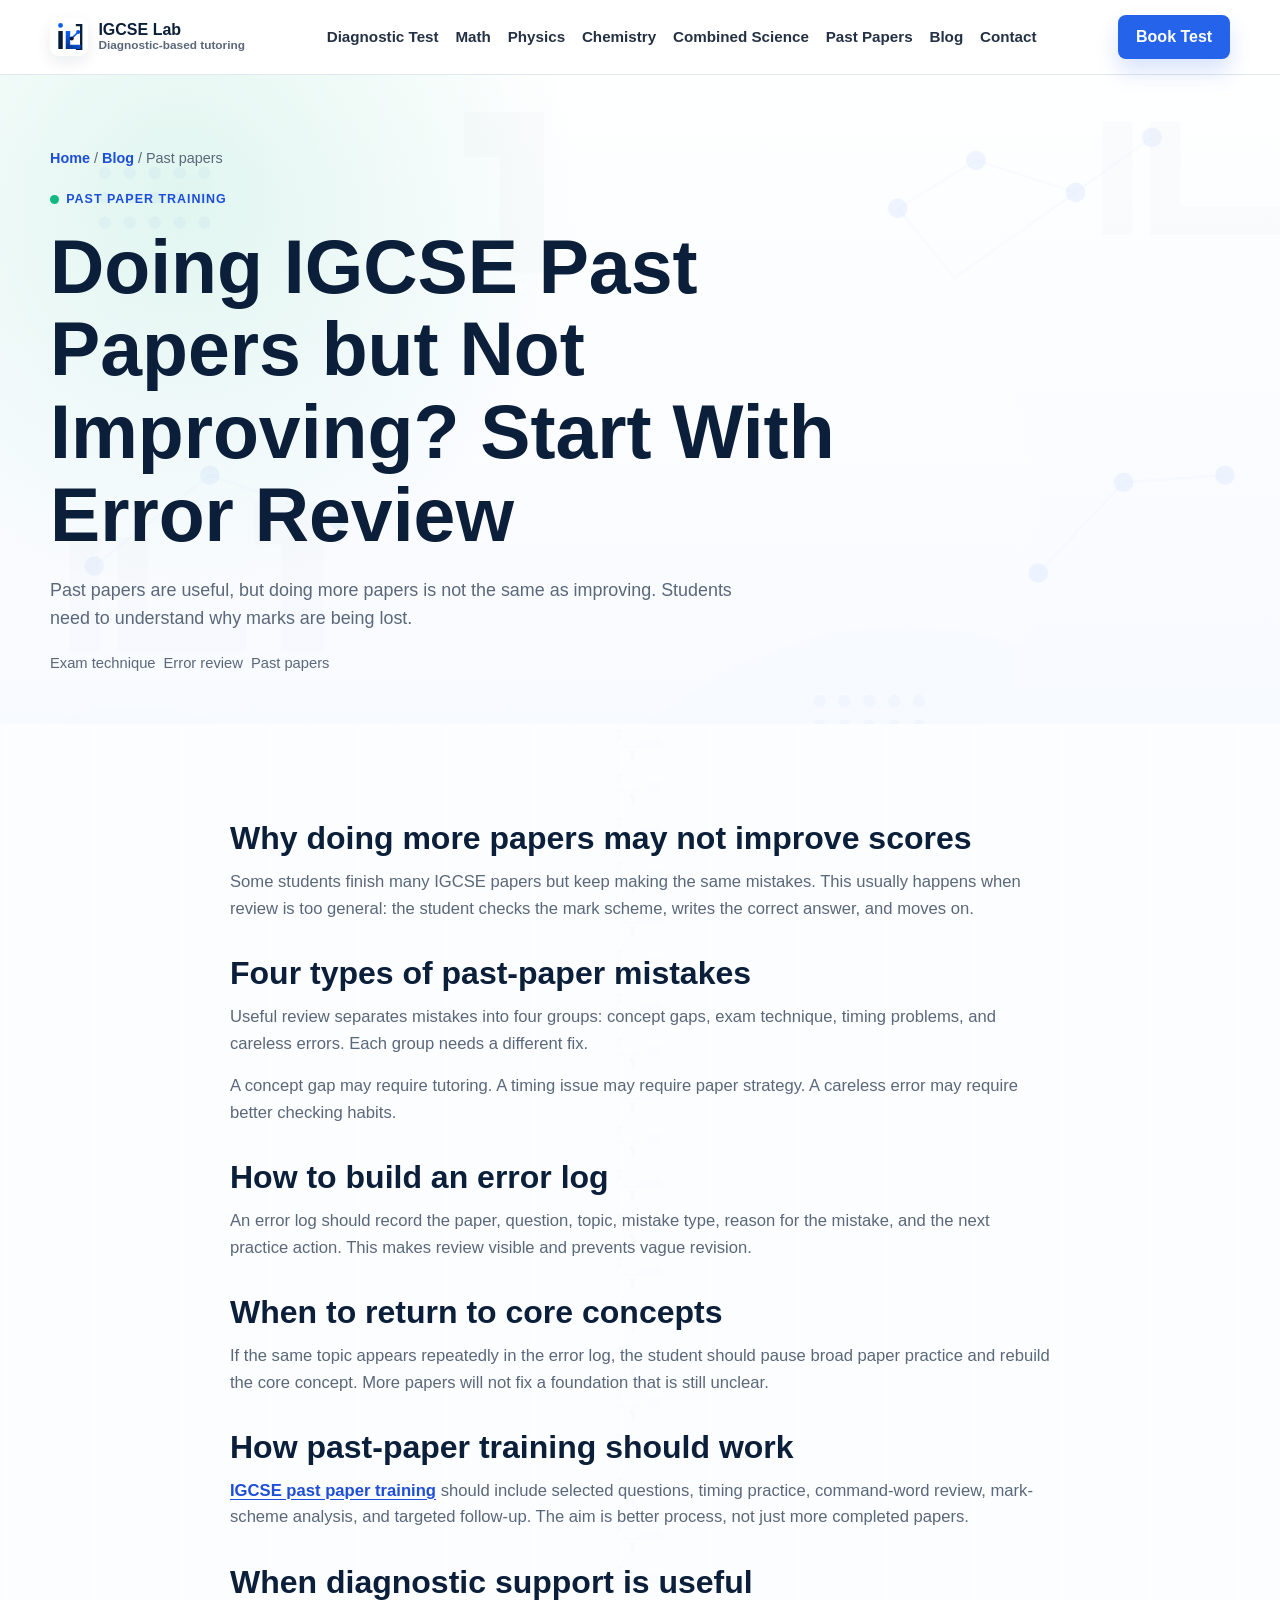
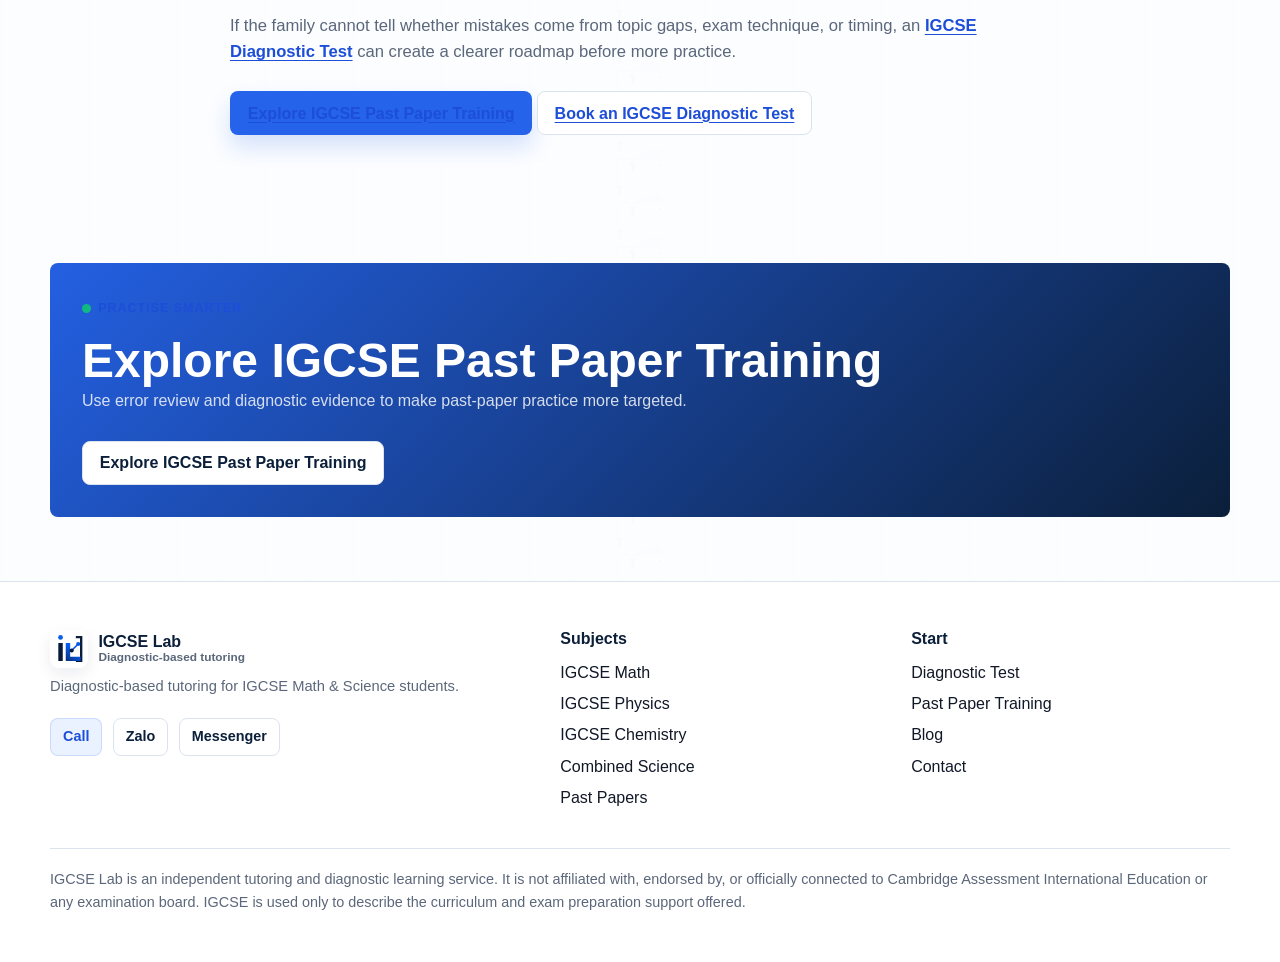
<file: blog/doing-past-papers-but-not-improving/index.html>
<!doctype html>
<html lang="en">
  <head>
    <meta charset="utf-8">
    <meta name="viewport" content="width=device-width, initial-scale=1">
    <base href="../../">
    <title>Doing IGCSE Past Papers but Not Improving? Start With Error Review | IGCSE Lab</title>
    <meta name="description" content="If IGCSE past papers are not improving scores, learn how to review errors by concept gaps, exam technique, timing and careless mistakes.">
    <link rel="canonical" href="https://igcselab.com/blog/doing-past-papers-but-not-improving/">
    <link rel="icon" href="assets/img/brand/favicon.svg" type="image/svg+xml">
    <meta property="og:title" content="Doing IGCSE Past Papers but Not Improving? Start With Error Review | IGCSE Lab">
    <meta property="og:description" content="Learn how to review IGCSE past-paper errors by concept gaps, exam technique, timing and careless mistakes.">
    <meta property="og:image" content="https://igcselab.com/assets/img/igcse-diagnostic-workspace.png">
    <link rel="stylesheet" href="assets/css/styles.css">
    <script type="application/ld+json">
      {
        "@context": "https://schema.org",
        "@graph": [
          {
            "@type": "BreadcrumbList",
            "itemListElement": [
              {"@type": "ListItem", "position": 1, "name": "Home", "item": "https://igcselab.com/"},
              {"@type": "ListItem", "position": 2, "name": "Blog", "item": "https://igcselab.com/blog/"},
              {"@type": "ListItem", "position": 3, "name": "Doing IGCSE Past Papers but Not Improving?", "item": "https://igcselab.com/blog/doing-past-papers-but-not-improving/"}
            ]
          },
          {
            "@type": "Article",
            "headline": "Doing IGCSE Past Papers but Not Improving? Start With Error Review",
            "description": "If IGCSE past papers are not improving scores, learn how to review errors by concept gaps, exam technique, timing and careless mistakes.",
            "image": "https://igcselab.com/assets/img/igcse-diagnostic-workspace.png",
            "datePublished": "2026-06-15",
            "dateModified": "2026-06-15",
            "author": {"@type": "Organization", "name": "IGCSE Lab"},
            "publisher": {"@type": "EducationalOrganization", "name": "IGCSE Lab"}
          }
        ]
      }
    </script>
  </head>
  <body>
    <a class="skip-link" href="#main">Skip to content</a>
    <header class="site-header"><div class="nav-shell"><a class="brand" href="./" aria-label="IGCSE Lab homepage"><span class="brand-mark"><img src="assets/img/brand/igcse-lab-symbol.svg" alt="" width="38" height="38"></span><span class="brand-copy">IGCSE Lab <small>Diagnostic-based tutoring</small></span></a><nav class="nav-links" data-nav-links aria-label="Main navigation"><a href="igcse-diagnostic-test/">Diagnostic Test</a><a href="igcse-math-tutor/">Math</a><a href="igcse-physics-tutor/">Physics</a><a href="igcse-chemistry-tutor/">Chemistry</a><a href="igcse-combined-science-tutor/">Combined Science</a><a href="igcse-past-paper-training/">Past Papers</a><a href="blog/">Blog</a><a href="contact/">Contact</a></nav><div class="nav-actions"><a class="button button-primary" href="igcse-diagnostic-test/#booking">Book Test</a><button class="menu-toggle" type="button" data-menu-toggle aria-label="Open menu" aria-expanded="false"><span></span><span></span><span></span></button></div></div></header>

    <main id="main">
      <section class="page-hero">
        <div class="container">
          <nav class="breadcrumbs" aria-label="Breadcrumbs"><a href="./">Home</a> / <a href="blog/">Blog</a> / Past papers</nav>
          <span class="eyebrow">Past paper training</span>
          <h1>Doing IGCSE Past Papers but Not Improving? Start With Error Review</h1>
          <p class="subtitle">Past papers are useful, but doing more papers is not the same as improving. Students need to understand why marks are being lost.</p>
          <div class="article-meta"><span>Exam technique</span><span>Error review</span><span>Past papers</span></div>
        </div>
      </section>

      <section class="section">
        <div class="container article-body">
          <h2>Why doing more papers may not improve scores</h2>
          <p>Some students finish many IGCSE papers but keep making the same mistakes. This usually happens when review is too general: the student checks the mark scheme, writes the correct answer, and moves on.</p>

          <h2>Four types of past-paper mistakes</h2>
          <p>Useful review separates mistakes into four groups: concept gaps, exam technique, timing problems, and careless errors. Each group needs a different fix.</p>
          <p>A concept gap may require tutoring. A timing issue may require paper strategy. A careless error may require better checking habits.</p>

          <h2>How to build an error log</h2>
          <p>An error log should record the paper, question, topic, mistake type, reason for the mistake, and the next practice action. This makes review visible and prevents vague revision.</p>

          <h2>When to return to core concepts</h2>
          <p>If the same topic appears repeatedly in the error log, the student should pause broad paper practice and rebuild the core concept. More papers will not fix a foundation that is still unclear.</p>

          <h2>How past-paper training should work</h2>
          <p><a href="igcse-past-paper-training/">IGCSE past paper training</a> should include selected questions, timing practice, command-word review, mark-scheme analysis, and targeted follow-up. The aim is better process, not just more completed papers.</p>

          <h2>When diagnostic support is useful</h2>
          <p>If the family cannot tell whether mistakes come from topic gaps, exam technique, or timing, an <a href="igcse-diagnostic-test/">IGCSE Diagnostic Test</a> can create a clearer roadmap before more practice.</p>
          <div class="article-links">
            <a class="button button-primary" href="igcse-past-paper-training/">Explore IGCSE Past Paper Training</a>
            <a class="button button-secondary" href="igcse-diagnostic-test/">Book an IGCSE Diagnostic Test</a>
          </div>
        </div>
      </section>

      <section class="section">
        <div class="container"><div class="cta-band"><span class="eyebrow">Practise smarter</span><h2>Explore IGCSE Past Paper Training</h2><p>Use error review and diagnostic evidence to make past-paper practice more targeted.</p><div class="section-actions"><a class="button button-secondary" href="igcse-past-paper-training/">Explore IGCSE Past Paper Training</a></div></div></div>
      </section>
    </main>

    <footer class="site-footer"><div class="container"><div class="footer-grid"><div><a class="brand" href="./"><span class="brand-mark"><img src="assets/img/brand/igcse-lab-symbol.svg" alt="" width="38" height="38"></span><span class="brand-copy">IGCSE Lab <small>Diagnostic-based tutoring</small></span></a><p class="microcopy">Diagnostic-based tutoring for IGCSE Math &amp; Science students.</p><div class="footer-contact-actions" aria-label="Quick contact links"><!-- TODO: replace with official IGCSE Lab contact --><a class="button button-soft" href="tel:+84XXXXXXXXX">Call</a><!-- TODO: replace with official IGCSE Lab contact --><a class="button button-secondary" href="https://zalo.me/XXXXXXXXXX">Zalo</a><!-- TODO: replace with official IGCSE Lab contact --><a class="button button-secondary" href="https://m.me/igcselab">Messenger</a></div></div><div><h3>Subjects</h3><ul><li><a href="igcse-math-tutor/">IGCSE Math</a></li><li><a href="igcse-physics-tutor/">IGCSE Physics</a></li><li><a href="igcse-chemistry-tutor/">IGCSE Chemistry</a></li><li><a href="igcse-combined-science-tutor/">Combined Science</a></li><li><a href="igcse-past-paper-training/">Past Papers</a></li></ul></div><div><h3>Start</h3><ul><li><a href="igcse-diagnostic-test/">Diagnostic Test</a></li><li><a href="igcse-past-paper-training/">Past Paper Training</a></li><li><a href="blog/">Blog</a></li><li><a href="contact/">Contact</a></li></ul></div></div><p class="disclaimer">IGCSE Lab is an independent tutoring and diagnostic learning service. It is not affiliated with, endorsed by, or officially connected to Cambridge Assessment International Education or any examination board. IGCSE is used only to describe the curriculum and exam preparation support offered.</p></div></footer>
    <div class="mobile-sticky-cta" aria-label="Quick booking actions">
      <a class="button button-primary" href="igcse-diagnostic-test/#booking">Book Diagnostic Test</a>
      <a class="button button-secondary" href="https://zalo.me/XXXXXXXXXX">Zalo</a>
      <a class="button button-secondary" href="tel:+84XXXXXXXXX">Call</a>
    </div>
    <script src="assets/js/main.js" defer></script>
  </body>
</html>
</file>
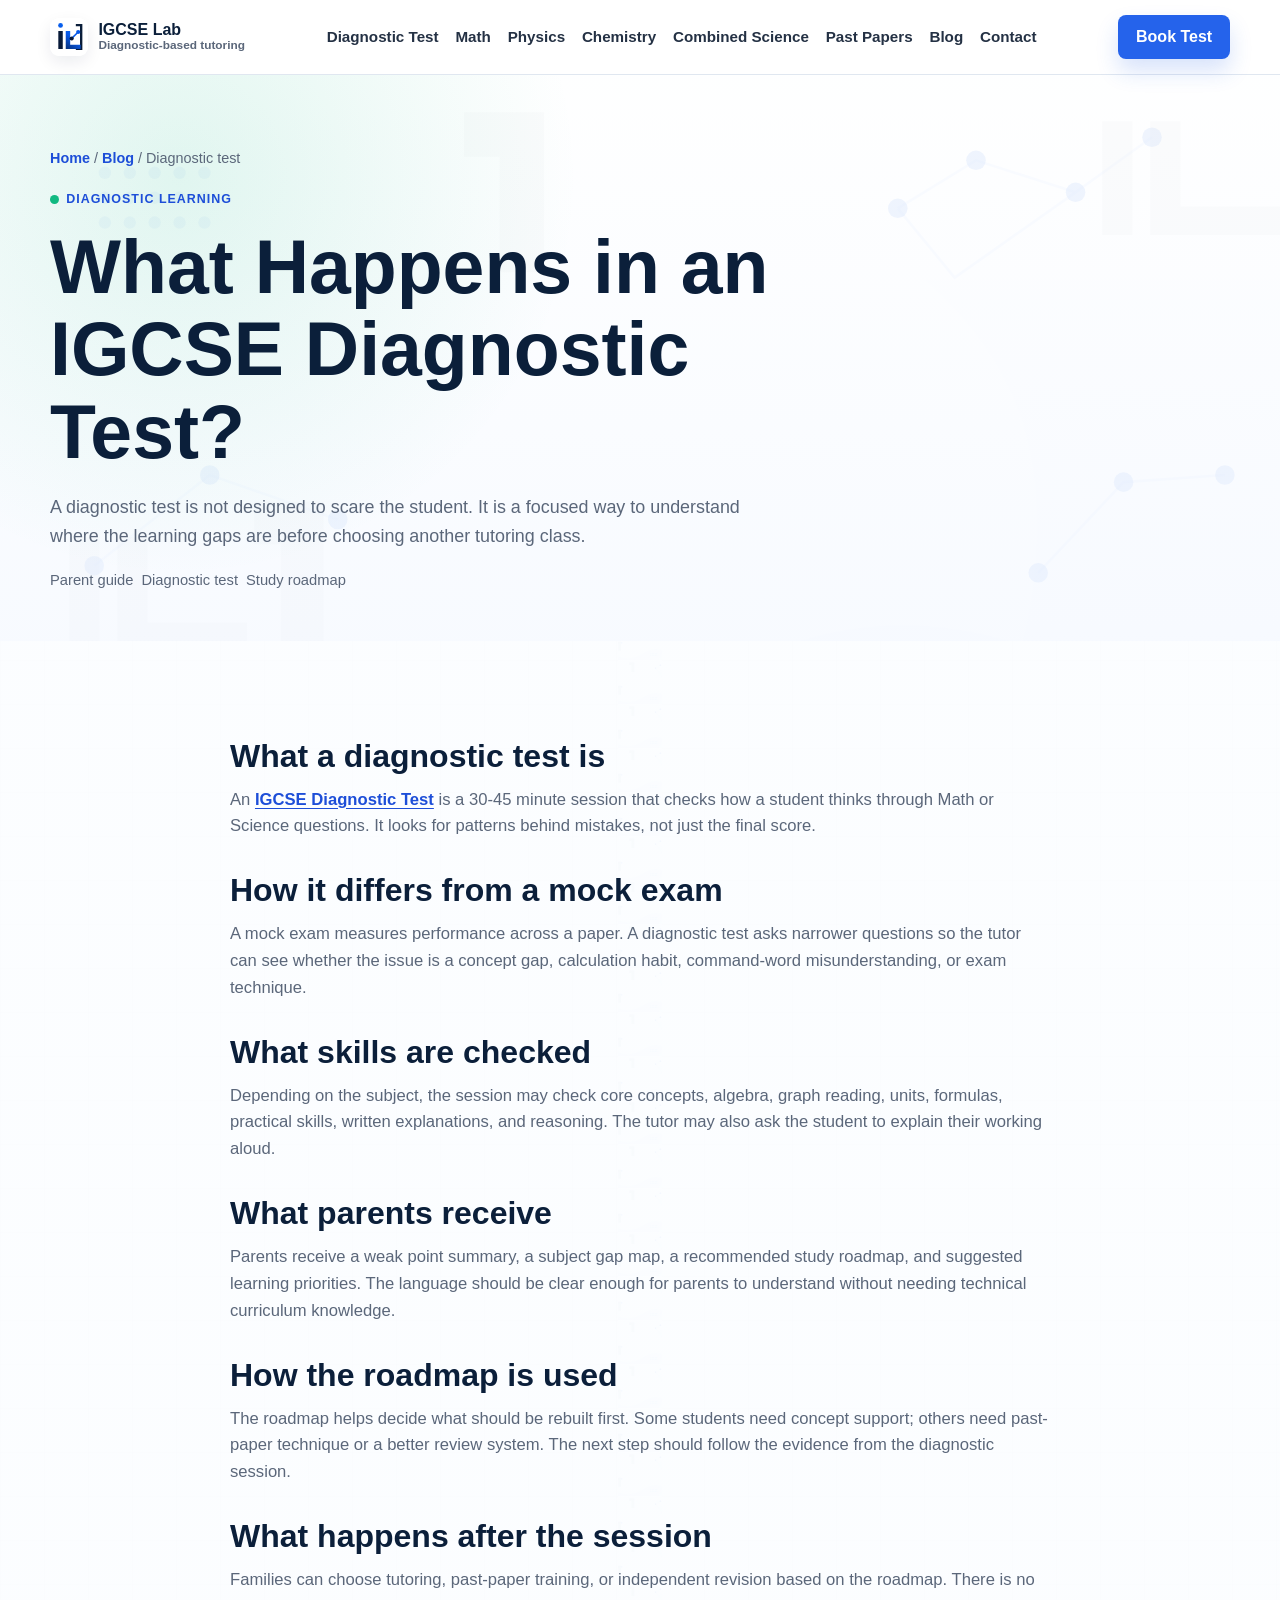
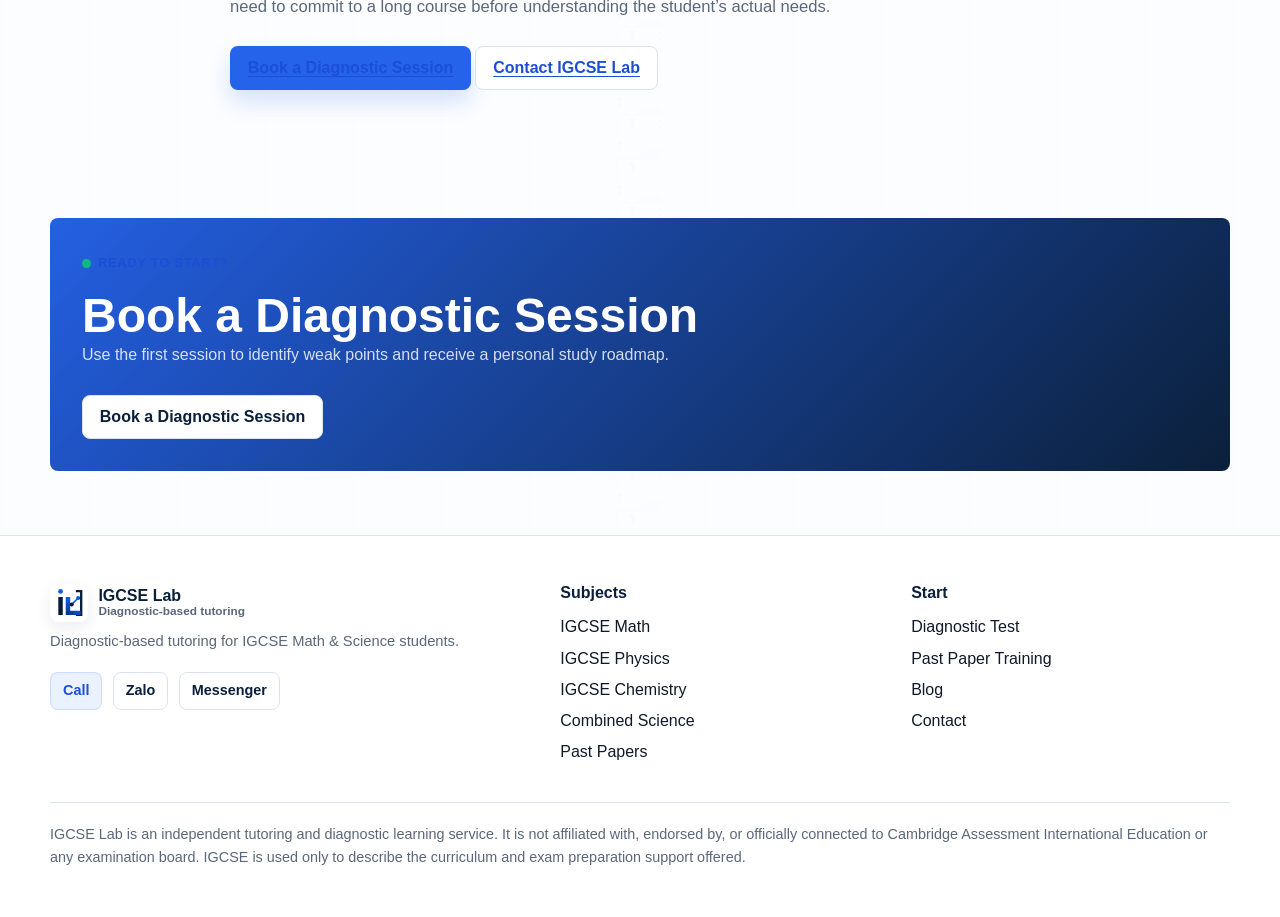
<file: blog/what-happens-in-an-igcse-diagnostic-test/index.html>
<!doctype html>
<html lang="en">
  <head>
    <meta charset="utf-8">
    <meta name="viewport" content="width=device-width, initial-scale=1">
    <base href="../../">
    <title>What Happens in an IGCSE Diagnostic Test? | IGCSE Lab</title>
    <meta name="description" content="A parent-friendly guide to what an IGCSE diagnostic test checks, how it differs from a mock exam, and what parents receive after the session.">
    <link rel="canonical" href="https://igcselab.com/blog/what-happens-in-an-igcse-diagnostic-test/">
    <link rel="icon" href="assets/img/brand/favicon.svg" type="image/svg+xml">
    <meta property="og:title" content="What Happens in an IGCSE Diagnostic Test? | IGCSE Lab">
    <meta property="og:description" content="A parent-friendly guide to what an IGCSE diagnostic test checks and how it differs from a mock exam.">
    <meta property="og:image" content="https://igcselab.com/assets/img/igcse-diagnostic-workspace.png">
    <link rel="stylesheet" href="assets/css/styles.css">
    <script type="application/ld+json">
      {
        "@context": "https://schema.org",
        "@graph": [
          {
            "@type": "BreadcrumbList",
            "itemListElement": [
              {"@type": "ListItem", "position": 1, "name": "Home", "item": "https://igcselab.com/"},
              {"@type": "ListItem", "position": 2, "name": "Blog", "item": "https://igcselab.com/blog/"},
              {"@type": "ListItem", "position": 3, "name": "What Happens in an IGCSE Diagnostic Test?", "item": "https://igcselab.com/blog/what-happens-in-an-igcse-diagnostic-test/"}
            ]
          },
          {
            "@type": "Article",
            "headline": "What Happens in an IGCSE Diagnostic Test?",
            "description": "A parent-friendly guide to what an IGCSE diagnostic test checks, how it differs from a mock exam, and what parents receive after the session.",
            "image": "https://igcselab.com/assets/img/igcse-diagnostic-workspace.png",
            "datePublished": "2026-06-15",
            "dateModified": "2026-06-15",
            "author": {"@type": "Organization", "name": "IGCSE Lab"},
            "publisher": {"@type": "EducationalOrganization", "name": "IGCSE Lab"}
          }
        ]
      }
    </script>
  </head>
  <body>
    <a class="skip-link" href="#main">Skip to content</a>
    <header class="site-header"><div class="nav-shell"><a class="brand" href="./" aria-label="IGCSE Lab homepage"><span class="brand-mark"><img src="assets/img/brand/igcse-lab-symbol.svg" alt="" width="38" height="38"></span><span class="brand-copy">IGCSE Lab <small>Diagnostic-based tutoring</small></span></a><nav class="nav-links" data-nav-links aria-label="Main navigation"><a href="igcse-diagnostic-test/">Diagnostic Test</a><a href="igcse-math-tutor/">Math</a><a href="igcse-physics-tutor/">Physics</a><a href="igcse-chemistry-tutor/">Chemistry</a><a href="igcse-combined-science-tutor/">Combined Science</a><a href="igcse-past-paper-training/">Past Papers</a><a href="blog/">Blog</a><a href="contact/">Contact</a></nav><div class="nav-actions"><a class="button button-primary" href="igcse-diagnostic-test/#booking">Book Test</a><button class="menu-toggle" type="button" data-menu-toggle aria-label="Open menu" aria-expanded="false"><span></span><span></span><span></span></button></div></div></header>

    <main id="main">
      <section class="page-hero">
        <div class="container">
          <nav class="breadcrumbs" aria-label="Breadcrumbs"><a href="./">Home</a> / <a href="blog/">Blog</a> / Diagnostic test</nav>
          <span class="eyebrow">Diagnostic learning</span>
          <h1>What Happens in an IGCSE Diagnostic Test?</h1>
          <p class="subtitle">A diagnostic test is not designed to scare the student. It is a focused way to understand where the learning gaps are before choosing another tutoring class.</p>
          <div class="article-meta"><span>Parent guide</span><span>Diagnostic test</span><span>Study roadmap</span></div>
        </div>
      </section>

      <section class="section">
        <div class="container article-body">
          <h2>What a diagnostic test is</h2>
          <p>An <a href="igcse-diagnostic-test/">IGCSE Diagnostic Test</a> is a 30-45 minute session that checks how a student thinks through Math or Science questions. It looks for patterns behind mistakes, not just the final score.</p>

          <h2>How it differs from a mock exam</h2>
          <p>A mock exam measures performance across a paper. A diagnostic test asks narrower questions so the tutor can see whether the issue is a concept gap, calculation habit, command-word misunderstanding, or exam technique.</p>

          <h2>What skills are checked</h2>
          <p>Depending on the subject, the session may check core concepts, algebra, graph reading, units, formulas, practical skills, written explanations, and reasoning. The tutor may also ask the student to explain their working aloud.</p>

          <h2>What parents receive</h2>
          <p>Parents receive a weak point summary, a subject gap map, a recommended study roadmap, and suggested learning priorities. The language should be clear enough for parents to understand without needing technical curriculum knowledge.</p>

          <h2>How the roadmap is used</h2>
          <p>The roadmap helps decide what should be rebuilt first. Some students need concept support; others need past-paper technique or a better review system. The next step should follow the evidence from the diagnostic session.</p>

          <h2>What happens after the session</h2>
          <p>Families can choose tutoring, past-paper training, or independent revision based on the roadmap. There is no need to commit to a long course before understanding the student’s actual needs.</p>
          <div class="article-links">
            <a class="button button-primary" href="igcse-diagnostic-test/">Book a Diagnostic Session</a>
            <a class="button button-secondary" href="contact/">Contact IGCSE Lab</a>
          </div>
        </div>
      </section>

      <section class="section">
        <div class="container"><div class="cta-band"><span class="eyebrow">Ready to start?</span><h2>Book a Diagnostic Session</h2><p>Use the first session to identify weak points and receive a personal study roadmap.</p><div class="section-actions"><a class="button button-secondary" href="igcse-diagnostic-test/">Book a Diagnostic Session</a></div></div></div>
      </section>
    </main>

    <footer class="site-footer"><div class="container"><div class="footer-grid"><div><a class="brand" href="./"><span class="brand-mark"><img src="assets/img/brand/igcse-lab-symbol.svg" alt="" width="38" height="38"></span><span class="brand-copy">IGCSE Lab <small>Diagnostic-based tutoring</small></span></a><p class="microcopy">Diagnostic-based tutoring for IGCSE Math &amp; Science students.</p><div class="footer-contact-actions" aria-label="Quick contact links"><!-- TODO: replace with official IGCSE Lab contact --><a class="button button-soft" href="tel:+84XXXXXXXXX">Call</a><!-- TODO: replace with official IGCSE Lab contact --><a class="button button-secondary" href="https://zalo.me/XXXXXXXXXX">Zalo</a><!-- TODO: replace with official IGCSE Lab contact --><a class="button button-secondary" href="https://m.me/igcselab">Messenger</a></div></div><div><h3>Subjects</h3><ul><li><a href="igcse-math-tutor/">IGCSE Math</a></li><li><a href="igcse-physics-tutor/">IGCSE Physics</a></li><li><a href="igcse-chemistry-tutor/">IGCSE Chemistry</a></li><li><a href="igcse-combined-science-tutor/">Combined Science</a></li><li><a href="igcse-past-paper-training/">Past Papers</a></li></ul></div><div><h3>Start</h3><ul><li><a href="igcse-diagnostic-test/">Diagnostic Test</a></li><li><a href="igcse-past-paper-training/">Past Paper Training</a></li><li><a href="blog/">Blog</a></li><li><a href="contact/">Contact</a></li></ul></div></div><p class="disclaimer">IGCSE Lab is an independent tutoring and diagnostic learning service. It is not affiliated with, endorsed by, or officially connected to Cambridge Assessment International Education or any examination board. IGCSE is used only to describe the curriculum and exam preparation support offered.</p></div></footer>
    <div class="mobile-sticky-cta" aria-label="Quick booking actions">
      <a class="button button-primary" href="igcse-diagnostic-test/#booking">Book Diagnostic Test</a>
      <a class="button button-secondary" href="https://zalo.me/XXXXXXXXXX">Zalo</a>
      <a class="button button-secondary" href="tel:+84XXXXXXXXX">Call</a>
    </div>
    <script src="assets/js/main.js" defer></script>
  </body>
</html>
</file>
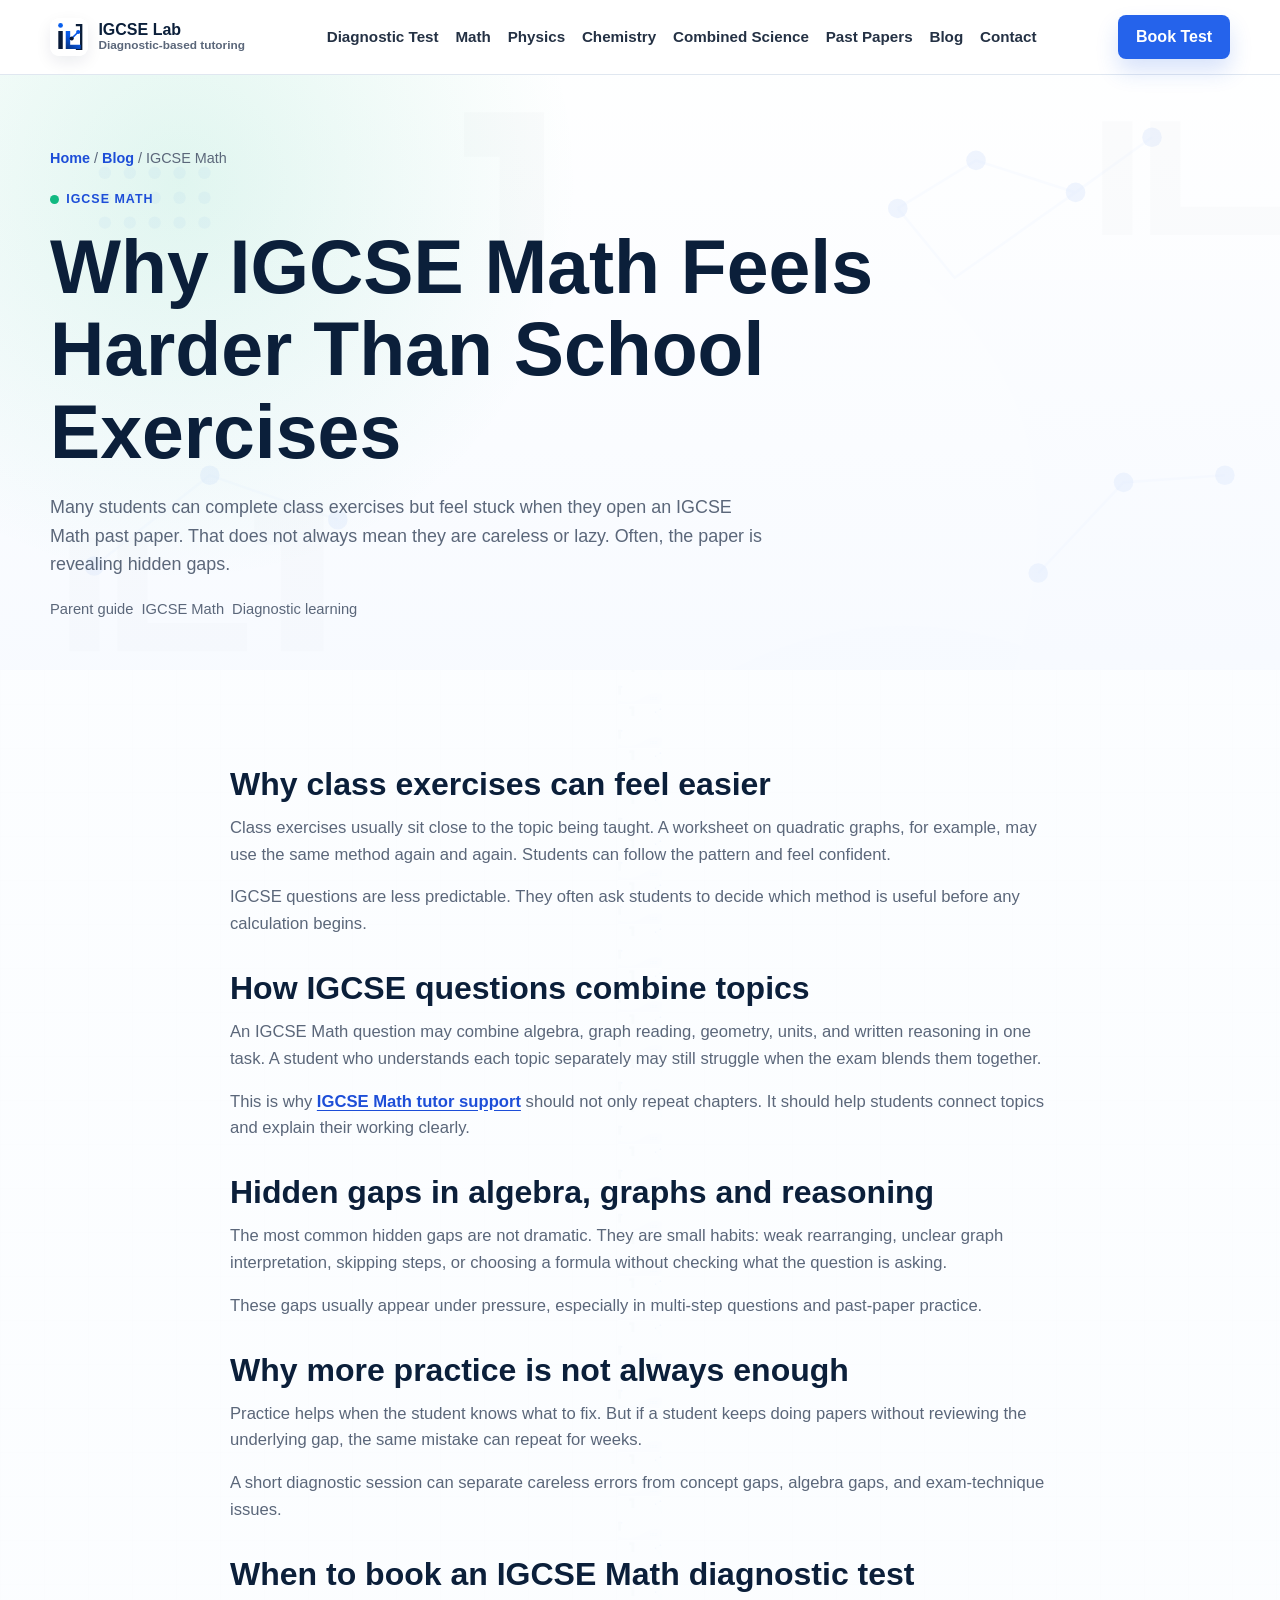
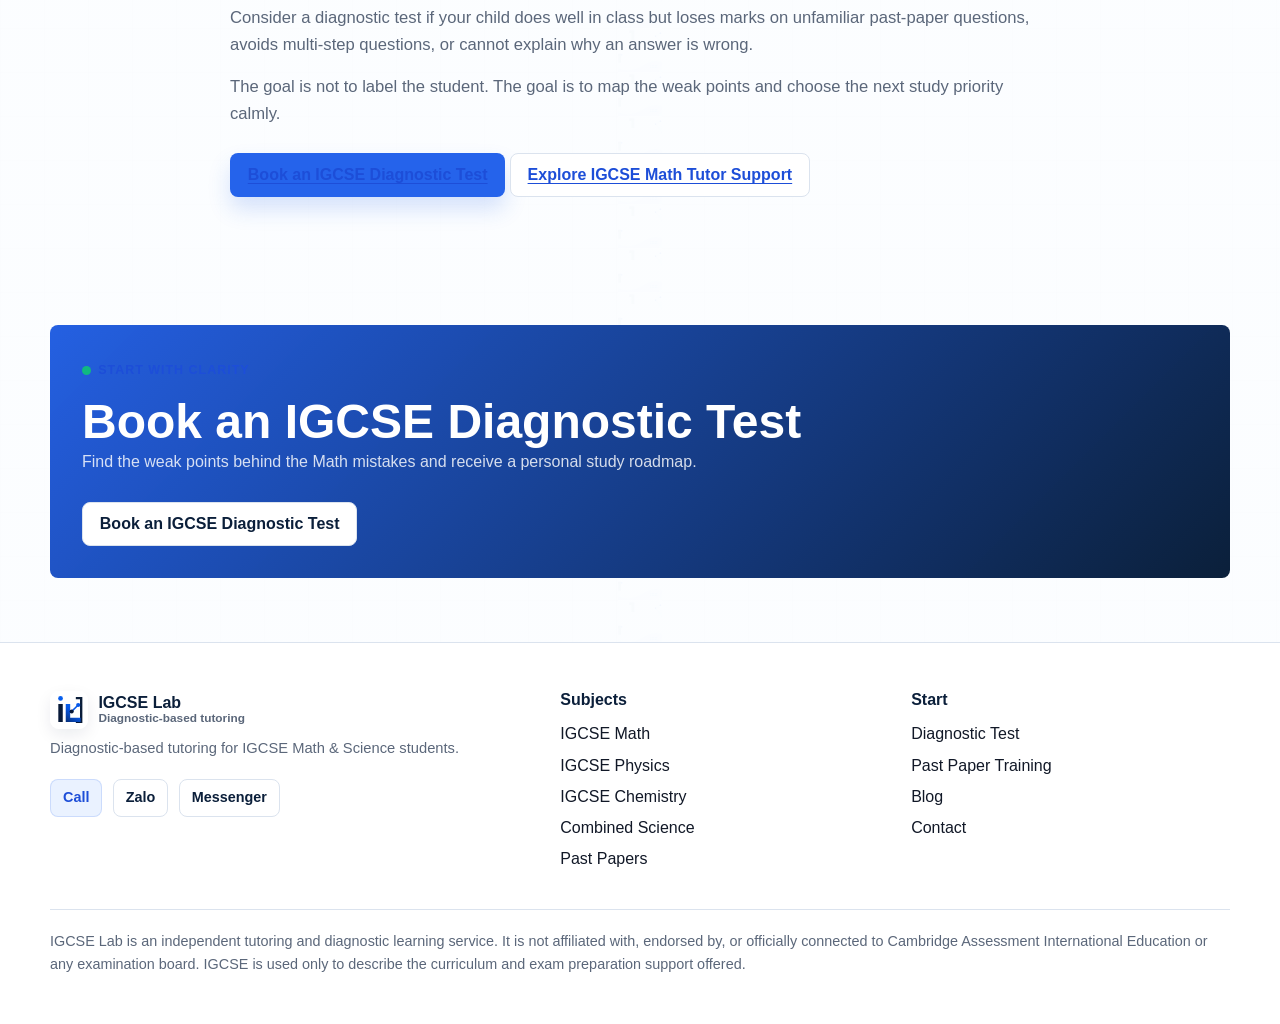
<file: blog/why-igcse-math-feels-harder/index.html>
<!doctype html>
<html lang="en">
  <head>
    <meta charset="utf-8">
    <meta name="viewport" content="width=device-width, initial-scale=1">
    <base href="../../">
    <title>Why IGCSE Math Feels Harder Than School Exercises | IGCSE Lab</title>
    <meta name="description" content="Learn why IGCSE Math past-paper questions feel harder than classroom exercises and how diagnostic learning helps identify hidden gaps in algebra, graphs and reasoning.">
    <link rel="canonical" href="https://igcselab.com/blog/why-igcse-math-feels-harder/">
    <link rel="icon" href="assets/img/brand/favicon.svg" type="image/svg+xml">
    <meta property="og:title" content="Why IGCSE Math Feels Harder Than School Exercises | IGCSE Lab">
    <meta property="og:description" content="Learn why IGCSE Math past-paper questions feel harder than classroom exercises and how diagnostic learning helps identify hidden gaps.">
    <meta property="og:image" content="https://igcselab.com/assets/img/igcse-diagnostic-workspace.png">
    <link rel="stylesheet" href="assets/css/styles.css">
    <script type="application/ld+json">
      {
        "@context": "https://schema.org",
        "@graph": [
          {
            "@type": "BreadcrumbList",
            "itemListElement": [
              {"@type": "ListItem", "position": 1, "name": "Home", "item": "https://igcselab.com/"},
              {"@type": "ListItem", "position": 2, "name": "Blog", "item": "https://igcselab.com/blog/"},
              {"@type": "ListItem", "position": 3, "name": "Why IGCSE Math Feels Harder", "item": "https://igcselab.com/blog/why-igcse-math-feels-harder/"}
            ]
          },
          {
            "@type": "Article",
            "headline": "Why IGCSE Math Feels Harder Than School Exercises",
            "description": "Learn why IGCSE Math past-paper questions feel harder than classroom exercises and how diagnostic learning helps identify hidden gaps in algebra, graphs and reasoning.",
            "image": "https://igcselab.com/assets/img/igcse-diagnostic-workspace.png",
            "datePublished": "2026-06-15",
            "dateModified": "2026-06-15",
            "author": {"@type": "Organization", "name": "IGCSE Lab"},
            "publisher": {"@type": "EducationalOrganization", "name": "IGCSE Lab"}
          }
        ]
      }
    </script>
  </head>
  <body>
    <a class="skip-link" href="#main">Skip to content</a>
    <header class="site-header"><div class="nav-shell"><a class="brand" href="./" aria-label="IGCSE Lab homepage"><span class="brand-mark"><img src="assets/img/brand/igcse-lab-symbol.svg" alt="" width="38" height="38"></span><span class="brand-copy">IGCSE Lab <small>Diagnostic-based tutoring</small></span></a><nav class="nav-links" data-nav-links aria-label="Main navigation"><a href="igcse-diagnostic-test/">Diagnostic Test</a><a href="igcse-math-tutor/">Math</a><a href="igcse-physics-tutor/">Physics</a><a href="igcse-chemistry-tutor/">Chemistry</a><a href="igcse-combined-science-tutor/">Combined Science</a><a href="igcse-past-paper-training/">Past Papers</a><a href="blog/">Blog</a><a href="contact/">Contact</a></nav><div class="nav-actions"><a class="button button-primary" href="igcse-diagnostic-test/#booking">Book Test</a><button class="menu-toggle" type="button" data-menu-toggle aria-label="Open menu" aria-expanded="false"><span></span><span></span><span></span></button></div></div></header>

    <main id="main">
      <section class="page-hero">
        <div class="container">
          <nav class="breadcrumbs" aria-label="Breadcrumbs"><a href="./">Home</a> / <a href="blog/">Blog</a> / IGCSE Math</nav>
          <span class="eyebrow">IGCSE Math</span>
          <h1>Why IGCSE Math Feels Harder Than School Exercises</h1>
          <p class="subtitle">Many students can complete class exercises but feel stuck when they open an IGCSE Math past paper. That does not always mean they are careless or lazy. Often, the paper is revealing hidden gaps.</p>
          <div class="article-meta"><span>Parent guide</span><span>IGCSE Math</span><span>Diagnostic learning</span></div>
        </div>
      </section>

      <section class="section">
        <div class="container article-body">
          <h2>Why class exercises can feel easier</h2>
          <p>Class exercises usually sit close to the topic being taught. A worksheet on quadratic graphs, for example, may use the same method again and again. Students can follow the pattern and feel confident.</p>
          <p>IGCSE questions are less predictable. They often ask students to decide which method is useful before any calculation begins.</p>

          <h2>How IGCSE questions combine topics</h2>
          <p>An IGCSE Math question may combine algebra, graph reading, geometry, units, and written reasoning in one task. A student who understands each topic separately may still struggle when the exam blends them together.</p>
          <p>This is why <a href="igcse-math-tutor/">IGCSE Math tutor support</a> should not only repeat chapters. It should help students connect topics and explain their working clearly.</p>

          <h2>Hidden gaps in algebra, graphs and reasoning</h2>
          <p>The most common hidden gaps are not dramatic. They are small habits: weak rearranging, unclear graph interpretation, skipping steps, or choosing a formula without checking what the question is asking.</p>
          <p>These gaps usually appear under pressure, especially in multi-step questions and past-paper practice.</p>

          <h2>Why more practice is not always enough</h2>
          <p>Practice helps when the student knows what to fix. But if a student keeps doing papers without reviewing the underlying gap, the same mistake can repeat for weeks.</p>
          <p>A short diagnostic session can separate careless errors from concept gaps, algebra gaps, and exam-technique issues.</p>

          <h2>When to book an IGCSE Math diagnostic test</h2>
          <p>Consider a diagnostic test if your child does well in class but loses marks on unfamiliar past-paper questions, avoids multi-step questions, or cannot explain why an answer is wrong.</p>
          <p>The goal is not to label the student. The goal is to map the weak points and choose the next study priority calmly.</p>
          <div class="article-links">
            <a class="button button-primary" href="igcse-diagnostic-test/">Book an IGCSE Diagnostic Test</a>
            <a class="button button-secondary" href="igcse-math-tutor/">Explore IGCSE Math Tutor Support</a>
          </div>
        </div>
      </section>

      <section class="section">
        <div class="container">
          <div class="cta-band">
            <span class="eyebrow">Start with clarity</span>
            <h2>Book an IGCSE Diagnostic Test</h2>
            <p>Find the weak points behind the Math mistakes and receive a personal study roadmap.</p>
            <div class="section-actions"><a class="button button-secondary" href="igcse-diagnostic-test/">Book an IGCSE Diagnostic Test</a></div>
          </div>
        </div>
      </section>
    </main>

    <footer class="site-footer"><div class="container"><div class="footer-grid"><div><a class="brand" href="./"><span class="brand-mark"><img src="assets/img/brand/igcse-lab-symbol.svg" alt="" width="38" height="38"></span><span class="brand-copy">IGCSE Lab <small>Diagnostic-based tutoring</small></span></a><p class="microcopy">Diagnostic-based tutoring for IGCSE Math &amp; Science students.</p><div class="footer-contact-actions" aria-label="Quick contact links"><!-- TODO: replace with official IGCSE Lab contact --><a class="button button-soft" href="tel:+84XXXXXXXXX">Call</a><!-- TODO: replace with official IGCSE Lab contact --><a class="button button-secondary" href="https://zalo.me/XXXXXXXXXX">Zalo</a><!-- TODO: replace with official IGCSE Lab contact --><a class="button button-secondary" href="https://m.me/igcselab">Messenger</a></div></div><div><h3>Subjects</h3><ul><li><a href="igcse-math-tutor/">IGCSE Math</a></li><li><a href="igcse-physics-tutor/">IGCSE Physics</a></li><li><a href="igcse-chemistry-tutor/">IGCSE Chemistry</a></li><li><a href="igcse-combined-science-tutor/">Combined Science</a></li><li><a href="igcse-past-paper-training/">Past Papers</a></li></ul></div><div><h3>Start</h3><ul><li><a href="igcse-diagnostic-test/">Diagnostic Test</a></li><li><a href="igcse-past-paper-training/">Past Paper Training</a></li><li><a href="blog/">Blog</a></li><li><a href="contact/">Contact</a></li></ul></div></div><p class="disclaimer">IGCSE Lab is an independent tutoring and diagnostic learning service. It is not affiliated with, endorsed by, or officially connected to Cambridge Assessment International Education or any examination board. IGCSE is used only to describe the curriculum and exam preparation support offered.</p></div></footer>
    <div class="mobile-sticky-cta" aria-label="Quick booking actions">
      <a class="button button-primary" href="igcse-diagnostic-test/#booking">Book Diagnostic Test</a>
      <a class="button button-secondary" href="https://zalo.me/XXXXXXXXXX">Zalo</a>
      <a class="button button-secondary" href="tel:+84XXXXXXXXX">Call</a>
    </div>
    <script src="assets/js/main.js" defer></script>
  </body>
</html>
</file>
<file: assets/css/styles.css>
:root {
  --navy: #0b1f3a;
  --blue: #2563eb;
  --blue-dark: #1d4ed8;
  --light-blue: #eaf2ff;
  --soft-grey: #f5f7fa;
  --text: #111827;
  --muted: #5b677a;
  --line: #dbe3ee;
  --green: #10b981;
  --amber: #f59e0b;
  --rose: #ef5b5b;
  --white: #ffffff;
  --shadow: 0 18px 45px rgba(11, 31, 58, 0.1);
  --radius: 8px;
  --max: 1180px;
}

* {
  box-sizing: border-box;
}

html {
  scroll-behavior: smooth;
}

body {
  margin: 0;
  color: var(--text);
  background:
    linear-gradient(rgba(251, 253, 255, 0.9), rgba(251, 253, 255, 0.9)),
    url("../img/brand/brand-pattern.svg") top center / 1440px auto repeat-y,
    linear-gradient(90deg, rgba(11, 31, 58, 0.035) 1px, transparent 1px),
    linear-gradient(rgba(11, 31, 58, 0.03) 1px, transparent 1px),
    #fbfcfe;
  background-size: 44px 44px;
  font-family: Inter, "Segoe UI", Arial, sans-serif;
  line-height: 1.6;
}

img {
  display: block;
  max-width: 100%;
}

a {
  color: inherit;
  text-decoration: none;
}

a:hover {
  color: var(--blue);
}

p {
  margin: 0 0 1rem;
}

ul,
ol {
  margin: 0;
  padding-left: 1.25rem;
}

li + li {
  margin-top: 0.45rem;
}

.skip-link {
  position: absolute;
  left: 1rem;
  top: -10rem;
  z-index: 100;
  padding: 0.65rem 0.9rem;
  background: var(--navy);
  color: var(--white);
  border-radius: var(--radius);
}

.skip-link:focus {
  top: 1rem;
}

.site-header {
  position: sticky;
  top: 0;
  z-index: 20;
  border-bottom: 1px solid rgba(219, 227, 238, 0.85);
  background: rgba(255, 255, 255, 0.92);
  backdrop-filter: blur(16px);
}

.nav-shell,
.container {
  width: min(var(--max), calc(100% - 2rem));
  margin: 0 auto;
}

.nav-shell {
  display: flex;
  align-items: center;
  justify-content: space-between;
  min-height: 74px;
  gap: 1rem;
}

.brand {
  display: inline-flex;
  align-items: center;
  gap: 0.65rem;
  font-weight: 800;
  color: var(--navy);
}

.brand-mark {
  display: inline-grid;
  width: 38px;
  height: 38px;
  place-items: center;
  overflow: hidden;
  border-radius: 9px;
  background: #ffffff;
  box-shadow: 0 6px 16px rgba(11, 31, 58, 0.08);
}

.brand-mark img {
  width: 100%;
  height: 100%;
  object-fit: contain;
}

.brand-copy {
  display: grid;
  line-height: 1.15;
}

.brand-copy small {
  color: var(--muted);
  font-size: 0.74rem;
  font-weight: 600;
}

.nav-links {
  display: flex;
  align-items: center;
  gap: 1.05rem;
  font-size: 0.95rem;
  font-weight: 650;
  color: #243144;
}

.nav-actions {
  display: flex;
  align-items: center;
  gap: 0.6rem;
}

.menu-toggle {
  display: none;
  width: 42px;
  height: 42px;
  border: 1px solid var(--line);
  background: var(--white);
  border-radius: var(--radius);
  color: var(--navy);
  cursor: pointer;
}

.menu-toggle span {
  display: block;
  width: 18px;
  height: 2px;
  margin: 4px auto;
  background: currentColor;
}

.button {
  display: inline-flex;
  align-items: center;
  justify-content: center;
  gap: 0.45rem;
  min-height: 44px;
  padding: 0.72rem 1.05rem;
  border: 1px solid transparent;
  border-radius: var(--radius);
  font-weight: 750;
  line-height: 1.1;
  cursor: pointer;
  transition: transform 160ms ease, box-shadow 160ms ease, background 160ms ease;
}

.button[disabled] {
  cursor: wait;
  opacity: 0.72;
  transform: none;
}

.button:hover {
  transform: translateY(-1px);
}

.button-primary {
  color: var(--white);
  background: var(--blue);
  box-shadow: 0 12px 22px rgba(37, 99, 235, 0.18);
}

.button-primary:hover {
  color: var(--white);
  background: var(--blue-dark);
}

.button-secondary {
  color: var(--navy);
  background: var(--white);
  border-color: var(--line);
}

.button-secondary:hover {
  background: var(--light-blue);
}

.button-soft {
  color: var(--blue-dark);
  background: var(--light-blue);
  border-color: rgba(37, 99, 235, 0.16);
}

.hero,
.page-hero {
  position: relative;
  overflow: hidden;
}

.hero {
  padding: 5.5rem 0 4rem;
  background:
    linear-gradient(90deg, rgba(255, 255, 255, 0.92), rgba(234, 242, 255, 0.46)),
    url("../img/brand/brand-pattern.svg") center top / cover no-repeat;
}

.page-hero {
  padding: 4.5rem 0 3rem;
  background:
    radial-gradient(circle at 14% 18%, rgba(16, 185, 129, 0.12), transparent 25rem),
    linear-gradient(rgba(255, 255, 255, 0.86), rgba(247, 250, 255, 0.9)),
    url("../img/brand/brand-pattern.svg") center top / cover no-repeat,
    linear-gradient(180deg, #ffffff 0%, #f7faff 100%);
}

.hero-grid {
  display: grid;
  grid-template-columns: minmax(0, 1.02fr) minmax(320px, 0.98fr);
  align-items: center;
  gap: 3rem;
}

.hero-copy {
  max-width: 680px;
}

.hero-logo {
  width: min(300px, 72vw);
  height: auto;
  margin: 0 0 1.1rem;
}

.eyebrow {
  display: inline-flex;
  align-items: center;
  gap: 0.45rem;
  margin-bottom: 1rem;
  color: var(--blue-dark);
  font-size: 0.78rem;
  font-weight: 800;
  letter-spacing: 0.08em;
  text-transform: uppercase;
}

.eyebrow::before {
  content: "";
  width: 9px;
  height: 9px;
  border-radius: 999px;
  background: var(--green);
}

h1,
h2,
h3 {
  margin: 0;
  color: var(--navy);
  line-height: 1.1;
  letter-spacing: 0;
}

h1 {
  max-width: 840px;
  font-size: clamp(2.35rem, 6vw, 4.7rem);
}

h2 {
  font-size: clamp(1.85rem, 4vw, 3rem);
}

h3 {
  font-size: 1.2rem;
}

.subtitle,
.section-lead {
  color: var(--muted);
  font-size: 1.12rem;
}

.subtitle {
  max-width: 720px;
  margin: 1.2rem 0 0;
}

.subject-hero-badge {
  display: inline-flex;
  align-items: center;
  gap: 0.8rem;
  margin-top: 1.4rem;
  padding: 0.7rem 0.95rem;
  border: 1px solid rgba(219, 227, 238, 0.9);
  border-radius: var(--radius);
  background: rgba(255, 255, 255, 0.88);
  box-shadow: 0 10px 28px rgba(11, 31, 58, 0.06);
  color: var(--navy);
  font-weight: 800;
}

.subject-hero-badge img {
  width: 56px;
  height: 42px;
  object-fit: contain;
}

.hero-actions,
.section-actions {
  display: flex;
  flex-wrap: wrap;
  gap: 0.8rem;
  margin-top: 1.7rem;
}

.trust-row {
  display: grid;
  grid-template-columns: repeat(3, minmax(0, 1fr));
  gap: 0.8rem;
  margin-top: 2rem;
}

.trust-item {
  padding: 0.9rem;
  border: 1px solid var(--line);
  border-radius: var(--radius);
  background: rgba(255, 255, 255, 0.74);
}

.trust-item strong {
  display: block;
  color: var(--navy);
}

.trust-item span {
  color: var(--muted);
  font-size: 0.9rem;
}

.hero-media {
  position: relative;
}

.hero-media img {
  aspect-ratio: 4 / 3;
  width: 100%;
  object-fit: cover;
  border: 1px solid rgba(219, 227, 238, 0.9);
  border-radius: var(--radius);
  box-shadow: var(--shadow);
  background: #ffffff;
}

.metric-strip {
  position: absolute;
  right: -0.8rem;
  bottom: 1rem;
  width: min(320px, 86%);
  padding: 1rem;
  border: 1px solid rgba(219, 227, 238, 0.9);
  border-radius: var(--radius);
  background: rgba(255, 255, 255, 0.94);
  box-shadow: 0 16px 32px rgba(11, 31, 58, 0.12);
}

.metric-strip span {
  display: block;
  color: var(--muted);
  font-size: 0.85rem;
}

.progress-line {
  display: grid;
  gap: 0.55rem;
  margin-top: 0.75rem;
}

.bar {
  height: 8px;
  overflow: hidden;
  background: var(--soft-grey);
  border-radius: 999px;
}

.bar i {
  display: block;
  height: 100%;
  background: linear-gradient(90deg, var(--green), var(--blue));
  border-radius: inherit;
}

.section {
  padding: 4rem 0;
}

.section-alt {
  background: linear-gradient(180deg, rgba(234, 242, 255, 0.56), rgba(255, 255, 255, 0.86));
}

.section-header {
  display: grid;
  gap: 0.9rem;
  max-width: 800px;
  margin-bottom: 2rem;
}

.split {
  display: grid;
  grid-template-columns: minmax(0, 0.95fr) minmax(320px, 1.05fr);
  gap: 2rem;
  align-items: start;
}

.grid {
  display: grid;
  gap: 1rem;
}

.grid-2 {
  grid-template-columns: repeat(2, minmax(0, 1fr));
}

.grid-3 {
  grid-template-columns: repeat(3, minmax(0, 1fr));
}

.grid-4 {
  grid-template-columns: repeat(4, minmax(0, 1fr));
}

.card,
.subject-card,
.form-card,
.diagnostic-map,
.faq details,
.blog-card,
.contact-panel {
  border: 1px solid var(--line);
  border-radius: var(--radius);
  background: rgba(255, 255, 255, 0.92);
  box-shadow: 0 10px 28px rgba(11, 31, 58, 0.055);
}

.card,
.subject-card,
.blog-card,
.contact-panel {
  padding: 1.2rem;
}

.card h3,
.subject-card h3,
.blog-card h3 {
  margin-bottom: 0.5rem;
}

.card p,
.subject-card p,
.blog-card p {
  color: var(--muted);
}

.icon {
  display: inline-grid;
  width: 42px;
  height: 42px;
  margin-bottom: 1rem;
  place-items: center;
  border-radius: var(--radius);
  color: var(--navy);
  background: var(--light-blue);
  font-weight: 850;
}

.icon-green {
  background: rgba(16, 185, 129, 0.14);
}

.icon-amber {
  background: rgba(245, 158, 11, 0.16);
}

.icon-rose {
  background: rgba(239, 91, 91, 0.13);
}

.subject-card {
  position: relative;
  overflow: hidden;
  min-height: 240px;
}

.subject-card .subject-symbol {
  display: block;
  width: min(190px, 72%);
  max-height: 132px;
  margin: 0 auto 1rem;
  object-fit: contain;
}

.subject-card .subject-symbol + h3 {
  margin-top: 0.2rem;
}

.subject-card::after {
  content: "";
  position: absolute;
  inset: auto 0 0;
  height: 4px;
  background: var(--blue);
}

.subject-card:nth-child(2)::after {
  background: var(--green);
}

.subject-card:nth-child(3)::after {
  background: var(--amber);
}

.subject-card:nth-child(4)::after {
  background: var(--rose);
}

.subject-card a {
  display: inline-flex;
  margin-top: 0.4rem;
  color: var(--blue-dark);
  font-weight: 750;
}

.check-list {
  display: grid;
  gap: 0.75rem;
  padding: 0;
  list-style: none;
}

.check-list li {
  position: relative;
  margin: 0;
  padding-left: 2rem;
}

.check-list li::before {
  content: "";
  position: absolute;
  left: 0;
  top: 0.2rem;
  width: 18px;
  height: 18px;
  border-radius: 50%;
  background: rgba(16, 185, 129, 0.14);
}

.check-list li::after {
  content: "";
  position: absolute;
  left: 6px;
  top: 8px;
  width: 6px;
  height: 3px;
  border-left: 2px solid var(--green);
  border-bottom: 2px solid var(--green);
  transform: rotate(-45deg);
}

.process {
  counter-reset: step;
}

.process .card {
  position: relative;
  padding-top: 3.1rem;
}

.process .card::before {
  counter-increment: step;
  content: "0" counter(step);
  position: absolute;
  left: 1.2rem;
  top: 1.1rem;
  color: var(--blue);
  font-weight: 850;
}

.diagnostic-map {
  padding: 1.2rem;
}

.map-row {
  display: grid;
  grid-template-columns: 1fr auto 1fr;
  align-items: center;
  gap: 0.7rem;
  margin: 0.8rem 0;
}

.map-node {
  padding: 0.85rem;
  border: 1px solid var(--line);
  border-radius: var(--radius);
  background: var(--soft-grey);
  font-weight: 700;
}

.map-node.good {
  background: rgba(16, 185, 129, 0.1);
  border-color: rgba(16, 185, 129, 0.34);
}

.map-node.warn {
  background: rgba(245, 158, 11, 0.12);
  border-color: rgba(245, 158, 11, 0.34);
}

.map-arrow {
  color: var(--muted);
}

.form-card {
  padding: 1.25rem;
}

.lead-form {
  display: grid;
  gap: 1rem;
}

.form-grid {
  display: grid;
  grid-template-columns: repeat(2, minmax(0, 1fr));
  gap: 1rem;
}

.field {
  display: grid;
  gap: 0.35rem;
}

.field label {
  color: #223047;
  font-size: 0.9rem;
  font-weight: 750;
}

input,
select,
textarea {
  width: 100%;
  min-height: 46px;
  padding: 0.76rem 0.82rem;
  color: var(--text);
  border: 1px solid #cfd8e6;
  border-radius: var(--radius);
  background: var(--white);
  font: inherit;
}

textarea {
  min-height: 116px;
  resize: vertical;
}

input:focus,
select:focus,
textarea:focus {
  outline: 3px solid rgba(37, 99, 235, 0.16);
  border-color: var(--blue);
}

.form-note,
.microcopy {
  color: var(--muted);
  font-size: 0.92rem;
}

.form-status {
  min-height: 1.4rem;
  color: var(--green);
  font-weight: 750;
}

.form-status.is-error {
  color: #b42318;
}

.faq {
  display: grid;
  gap: 0.75rem;
}

.faq details {
  padding: 1rem 1.1rem;
}

.faq summary {
  color: var(--navy);
  cursor: pointer;
  font-weight: 780;
}

.faq p {
  margin: 0.7rem 0 0;
  color: var(--muted);
}

.mini-nav {
  display: flex;
  flex-wrap: wrap;
  gap: 0.6rem;
}

.mini-nav a {
  padding: 0.55rem 0.75rem;
  border: 1px solid var(--line);
  border-radius: var(--radius);
  background: var(--white);
  color: var(--navy);
  font-weight: 700;
}

.cta-band {
  padding: 2rem;
  border-radius: var(--radius);
  background:
    linear-gradient(135deg, rgba(37, 99, 235, 0.95), rgba(11, 31, 58, 0.98)),
    var(--navy);
  color: var(--white);
}

.cta-band h2,
.cta-band p {
  color: var(--white);
}

.cta-band p {
  max-width: 720px;
  color: rgba(255, 255, 255, 0.82);
}

.cta-band .button-secondary {
  color: var(--navy);
}

.blog-card {
  display: grid;
  gap: 0.6rem;
}

.blog-card .tag {
  width: fit-content;
  padding: 0.25rem 0.48rem;
  border-radius: var(--radius);
  background: var(--light-blue);
  color: var(--blue-dark);
  font-size: 0.78rem;
  font-weight: 800;
}

.blog-card details {
  color: var(--muted);
}

.blog-card summary {
  cursor: pointer;
  color: var(--navy);
  font-weight: 750;
}

.article-body {
  max-width: 820px;
}

.article-body h2 {
  margin-top: 2.1rem;
  margin-bottom: 0.8rem;
  font-size: clamp(1.45rem, 3vw, 2rem);
}

.article-body p {
  color: var(--muted);
  font-size: 1.04rem;
}

.article-body a {
  color: var(--blue-dark);
  font-weight: 750;
  text-decoration: underline;
  text-underline-offset: 0.18em;
}

.article-meta {
  display: flex;
  flex-wrap: wrap;
  gap: 0.5rem;
  margin-top: 1.2rem;
  color: var(--muted);
  font-size: 0.92rem;
}

.article-links {
  margin-top: 1.6rem;
}

.contact-list {
  display: grid;
  gap: 0.75rem;
  padding: 0;
  list-style: none;
}

.contact-list li {
  display: flex;
  justify-content: space-between;
  gap: 1rem;
  margin: 0;
  padding: 0.75rem 0;
  border-bottom: 1px solid var(--line);
}

.contact-list li:last-child {
  border-bottom: 0;
}

.contact-list span {
  color: var(--muted);
}

.contact-actions,
.footer-contact-actions {
  display: flex;
  flex-wrap: wrap;
  gap: 0.65rem;
  margin-top: 1rem;
}

.footer-contact-actions {
  margin-top: 1.2rem;
}

.footer-contact-actions .button {
  min-height: 38px;
  padding: 0.55rem 0.75rem;
  font-size: 0.9rem;
}

.mobile-sticky-cta {
  display: none;
}

.breadcrumbs {
  margin-bottom: 1rem;
  color: var(--muted);
  font-size: 0.9rem;
}

.breadcrumbs a {
  color: var(--blue-dark);
  font-weight: 700;
}

.site-footer {
  padding: 3rem 0 2rem;
  border-top: 1px solid var(--line);
  background: #ffffff;
}

.footer-grid {
  display: grid;
  grid-template-columns: 1.2fr 0.8fr 0.8fr;
  gap: 2rem;
}

.footer-grid h3 {
  margin-bottom: 0.8rem;
  font-size: 1rem;
}

.footer-grid ul {
  padding: 0;
  list-style: none;
}

.footer-grid li {
  margin: 0.35rem 0;
}

.disclaimer {
  margin-top: 2rem;
  padding-top: 1.2rem;
  border-top: 1px solid var(--line);
  color: var(--muted);
  font-size: 0.9rem;
}

@media (max-width: 920px) {
  .nav-links {
    position: fixed;
    left: 1rem;
    right: 1rem;
    top: 82px;
    display: none;
    flex-direction: column;
    align-items: stretch;
    padding: 1rem;
    border: 1px solid var(--line);
    border-radius: var(--radius);
    background: var(--white);
    box-shadow: var(--shadow);
  }

  .nav-links.is-open {
    display: flex;
  }

  .menu-toggle {
    display: inline-block;
  }

  .hero-grid,
  .split,
  .footer-grid {
    grid-template-columns: 1fr;
  }

  .grid-4,
  .grid-3 {
    grid-template-columns: repeat(2, minmax(0, 1fr));
  }

  .hero {
    padding-top: 4rem;
  }
}

@media (max-width: 680px) {
  body {
    padding-bottom: 5.25rem;
  }

  .nav-actions .button {
    display: none;
  }

  .trust-row,
  .grid-4,
  .grid-3,
  .grid-2,
  .form-grid {
    grid-template-columns: 1fr;
  }

  .hero,
  .page-hero,
  .section {
    padding: 3rem 0;
  }

  .metric-strip {
    position: static;
    width: 100%;
    margin-top: 0.75rem;
  }

  .cta-band {
    padding: 1.3rem;
  }

  .map-row {
    grid-template-columns: 1fr;
  }

  .map-arrow {
    display: none;
  }

  .mobile-sticky-cta {
    position: fixed;
    right: 0;
    bottom: 0;
    left: 0;
    z-index: 30;
    display: grid;
    grid-template-columns: minmax(0, 1fr) auto auto;
    gap: 0.65rem;
    align-items: center;
    padding: 0.75rem 1rem calc(0.75rem + env(safe-area-inset-bottom));
    border-top: 1px solid var(--line);
    background: rgba(255, 255, 255, 0.96);
    box-shadow: 0 -12px 30px rgba(11, 31, 58, 0.1);
    backdrop-filter: blur(16px);
  }

  .mobile-sticky-cta .button {
    min-height: 42px;
    padding: 0.64rem 0.75rem;
    white-space: nowrap;
  }
}
</file>
